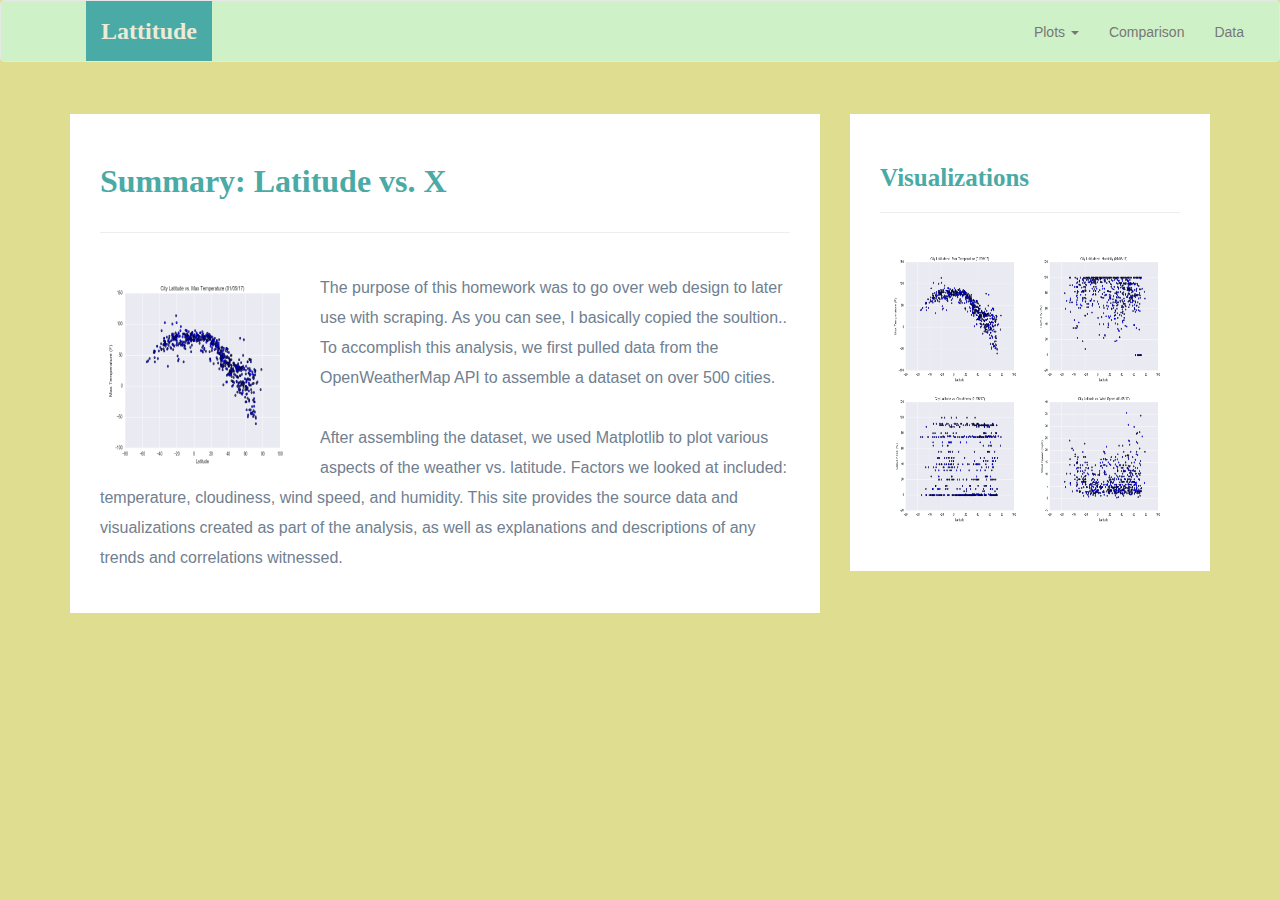
<file: index.html>
<!DOCTYPE html>
<html lang="en-us">
  <head>

    <meta charset="UTF-8">
    <meta name="viewport" content="width=device-width, initial-scale=1.0">
    <meta http-equiv="X-UA-Compatible" content="ie=edge">

    <title>Homework No.11 - Noah</title>

    <!-- Boostrap Stylesheet -->
    <link rel="stylesheet" href="assets/css/bootstrap.min.css" media="screen">

    <!-- Our own CSS stylesheet -->
    <link rel="stylesheet" href="assets/css/styles.css" media="screen">

  </head>

  <body>
    <!-- Start of navbar -->
    <nav class="navbar navbar-default">
      <div class="container-fluid navbar-custom">  <!--what is this?> -->

        <!-- Brand and toggle get grouped for better mobile display -->
        <div class="row">
          <div class="navbar-header">
            <button type="button" class="navbar-toggle collapsed" data-toggle="collapse" data-target="#bs-example-navbar-collapse-1" aria-expanded="false">
              <span class="sr-only">Toggle Navigation</span>
              <span class="icon-bar"></span>
              <span class="icon-bar"></span>
              <span class="icon-bar"></span>
            </button>
            <div class="col-xs-9 phone-nav">
              <a class="navbar-brand" href="#" id="logo">Lattitude</a>
            </div>
          </div>

          <!-- Collect the nav links, forms, and other content for toggling -->
          <div class="collapse navbar-collapse" id="bs-example-navbar-collapse-1">
            <ul class="nav navbar-nav navbar-right navbar-right-custom">
              <li class="dropdown">
                <a href="#" class="dropdown-toggle" data-toggle="dropdown" role="button" aria-haspopup="true" aria-expanded="false">Plots <span class="caret"></span></a>
                <ul class="dropdown-menu">
                 <li><a href="visualizations/temp.html">Max Temperature</a></li>
                  <li><a href="visualizations/humidity.html">Humidity</a></li>
                  <li><a href="visualizations/cloudiness.html">Cloudiness</a></li>
                  <li><a href="visualizations/wind.html">Wind Speed</a></li>
                </ul>
              </li>
              <li><a href="comparison.html">Comparison</a></li>
              <li><a href="data.html">Data</a></li>
            </ul>
          </div><!-- /.navbar-collapse -->
        </div>
      </div><!-- /.container-fluid -->
    </nav>
    <!-- End of navbar -->

    <!-- Start of container -->
    <div class="container">
      <section class="row">
        <div class="col-md-8">
          <article class="description-content">
            <h1 class="description-header">Summary: Latitude vs. X</h1>
            <hr class="description-hr"/>
            <img src="assets/images/Fig1.png" alt="" id="description-image"/>
            <p>The purpose of this homework was to go over web design to later use with scraping.  As you can see, I basically copied the soultion.. To accomplish this analysis, we first pulled data from the OpenWeatherMap API to assemble a dataset on over 500 cities.</p>
            <p>After assembling the dataset, we used Matplotlib to plot various aspects of the weather vs. latitude. Factors we looked at included: temperature, cloudiness, wind speed, and humidity. This site provides the source data and visualizations created as part of the analysis, as well as explanations and descriptions of any trends and correlations witnessed.</p>
          </article>
        </div>
        <div class="col-md-4">

          <!-- Start of Visualizations imageNav Area -->
          <section id="imageNav-area">
            <div class="imageNav-content">
              <h2 class="imageNav-header">Visualizations</h2>
              <hr />
              <div id="images">
                <a href="visualizations/temp.html"><img src="assets/images/Fig1.png" alt="Latitude vs. Max Temperature" class="imageNav-photo"></a>
                <a href="visualizations/humidity.html"><img src="assets/images/Fig2.png" alt="Latitude vs. Humidity" class="imageNav-photo"></a>
                <a href="visualizations/cloudiness.html"><img src="assets/images/Fig3.png" alt="Latitude vs. Cloudiness" class="imageNav-photo"></a>
                <a href="visualizations/wind.html"><img src="assets/images/Fig4.png" alt="Latitude vs. Wind Speed" class="imageNav-photo"></a>
              </div>
            </div>
          </section>
          <!-- End of the Visualizations imageNav Area -->

        </div>
      </section>
    </div>
    <!-- End of container -->

    <!-- Start of footer -->
    <!-- End of footer -->

    <!-- jQuery CDN -->
    <script type="text/javascript" src="https://code.jquery.com/jquery-2.1.4.min.js"></script>

    <!-- Bootstrap CDN -->
    <script(src="https://stackpath.bootstrapcdn.com/bootstrap/3.4.1/js/bootstrap.min.js", integrity="sha384-aJ21OjlMXNL5UyIl/XNwTMqvzeRMZH2w8c5cRVpzpU8Y5bApTppSuUkhZXN0VxHd", crossorigin="anonymous")></script>
  </body>

</html>
</file>
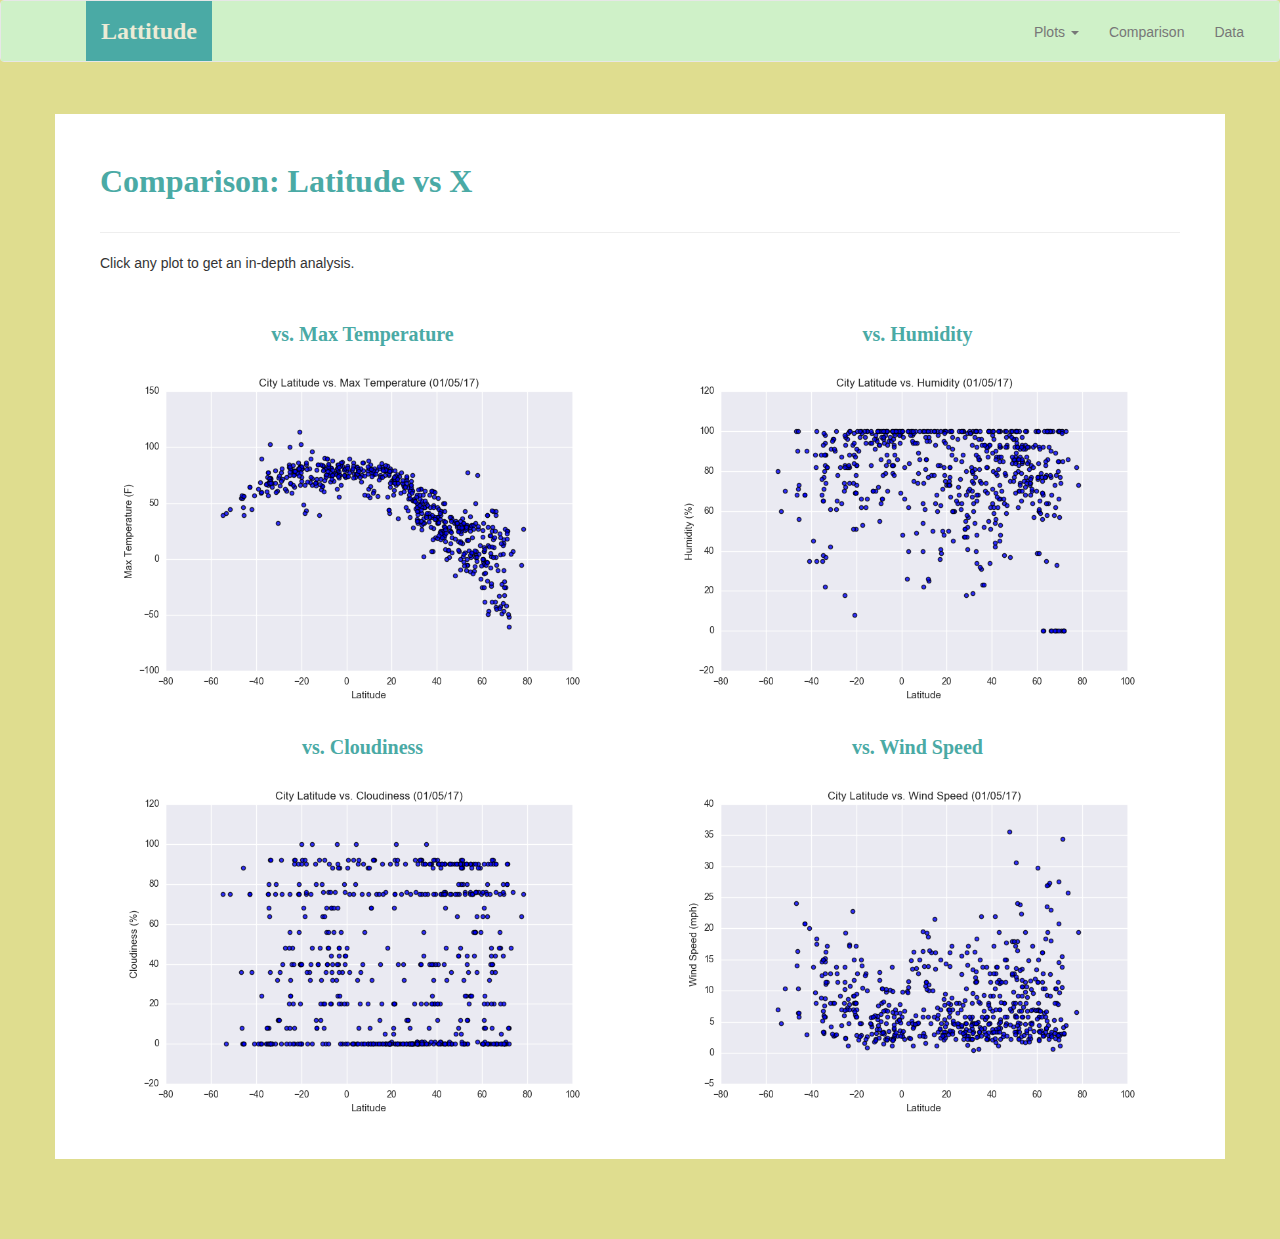
<file: comparison.html>
<!DOCTYPE html>
<html lang="en-us">
  <head>

    <meta charset="UTF-8">
    <meta name="viewport" content="width=device-width, initial-scale=1.0">
    <meta http-equiv="X-UA-Compatible" content="ie=edge">

    <title>Bootstrap Visualization Dashboard</title>

    <!-- Boostrap Stylesheet -->
    <link rel="stylesheet" href="assets/css/bootstrap.min.css" media="screen">

    <!-- Our own CSS stylesheet -->
    <link rel="stylesheet" href="assets/css/styles.css" media="screen">

  </head>

  <body>
    <!-- Start of navbar -->
    <nav class="navbar navbar-default">
      <div class="container-fluid navbar-custom">

        <!-- Brand and toggle get grouped for better mobile display -->
        <div class="row">
          <div class="navbar-header">
            <button type="button" class="navbar-toggle collapsed" data-toggle="collapse" data-target="#bs-example-navbar-collapse-1" aria-expanded="false">
              <span class="sr-only">Toggle Navigation</span>
              <span class="icon-bar"></span>
              <span class="icon-bar"></span>
              <span class="icon-bar"></span>
            </button>
            <div class="col-xs-9 phone-nav">
              <a class="navbar-brand" href="index.html" id="logo">Lattitude</a>
            </div>
          </div>

          <!-- Collect the nav links, forms, and other content for toggling -->
          <div class="collapse navbar-collapse" id="bs-example-navbar-collapse-1">
            <ul class="nav navbar-nav navbar-right navbar-right-custom">
              <li class="dropdown">
                <a href="#" class="dropdown-toggle" data-toggle="dropdown" role="button" aria-haspopup="true" aria-expanded="false">Plots <span class="caret"></span></a>
                <ul class="dropdown-menu">
                 <li><a href="visualizations/temp.html">Max Temperature</a></li>
                  <li><a href="visualizations/humidity.html">Humidity</a></li>
                  <li><a href="visualizations/cloudiness.html">Cloudiness</a></li>
                  <li><a href="visualizations/wind.html">Wind Speed</a></li>
                </ul>
              </li>
              <li><a href="comparison.html">Comparison</a></li>
              <li><a href="data.html">Data</a></li>
            </ul>
          </div><!-- /.navbar-collapse -->
        </div>
      </div><!-- /.container-fluid -->
    </nav>
    <!-- End of navbar -->

    <!-- Start of container -->
    <div class="container">
      <article class="description-content row">
        <div class="col-xs-12">
          <h1 class="description-header">Comparison: Latitude vs X</h1>
          <hr class="description-hr"/>
          <p class="description-text">Click any plot to get an in-depth analysis.</p>
        </div>
        <div class="col-md-6">
          <h2 class="comparison-header">vs. Max Temperature</h2>
          <a href="visualizations/temp.html"><img src="assets/images/Fig1.png" alt="Latitude vs. Max Temperature" class="comparison-image img-responsive"></a>
          <hr class="visible-xs visible-sm">
        </div>
        <div class="col-md-6">
          <h2 class="comparison-header">vs. Humidity</h2>
          <a href="visualizations/humidity.html"><img src="assets/images/Fig2.png" alt="Latitude vs. Humidity" class="comparison-image img-responsive"></a>
          <hr class="visible-xs visible-sm">
        </div>
        <div class="col-md-6">
          <h2 class="comparison-header">vs. Cloudiness</h2>
          <a href="visualizations/cloudiness.html"><img src="assets/images/Fig3.png" alt="Latitude vs. Cloudiness" class="comparison-image img-responsive"></a>
          <hr class="visible-xs visible-sm">
        </div>
        <div class="col-md-6">
          <h2 class="comparison-header">vs. Wind Speed</h2>
          <a href="visualizations/wind.html"><img src="assets/images/Fig4.png" alt="Latitude vs. Wind Speed" class="comparison-image img-responsive"></a>
        </div>
      </article>
    </div>
    <!-- End of container  -->

   
    <!-- End of footer -->

    <!-- jQuery CDN -->
    <script
			  src="https://code.jquery.com/jquery-2.2.4.js"
			  integrity="sha256-iT6Q9iMJYuQiMWNd9lDyBUStIq/8PuOW33aOqmvFpqI="
			  crossorigin="anonymous"></script>

    <!-- Bootstrap CDN -->
    <script src="https://maxcdn.bootstrapcdn.com/bootstrap/3.3.6/js/bootstrap.min.js"></script>
  </body>

</html>
</file>
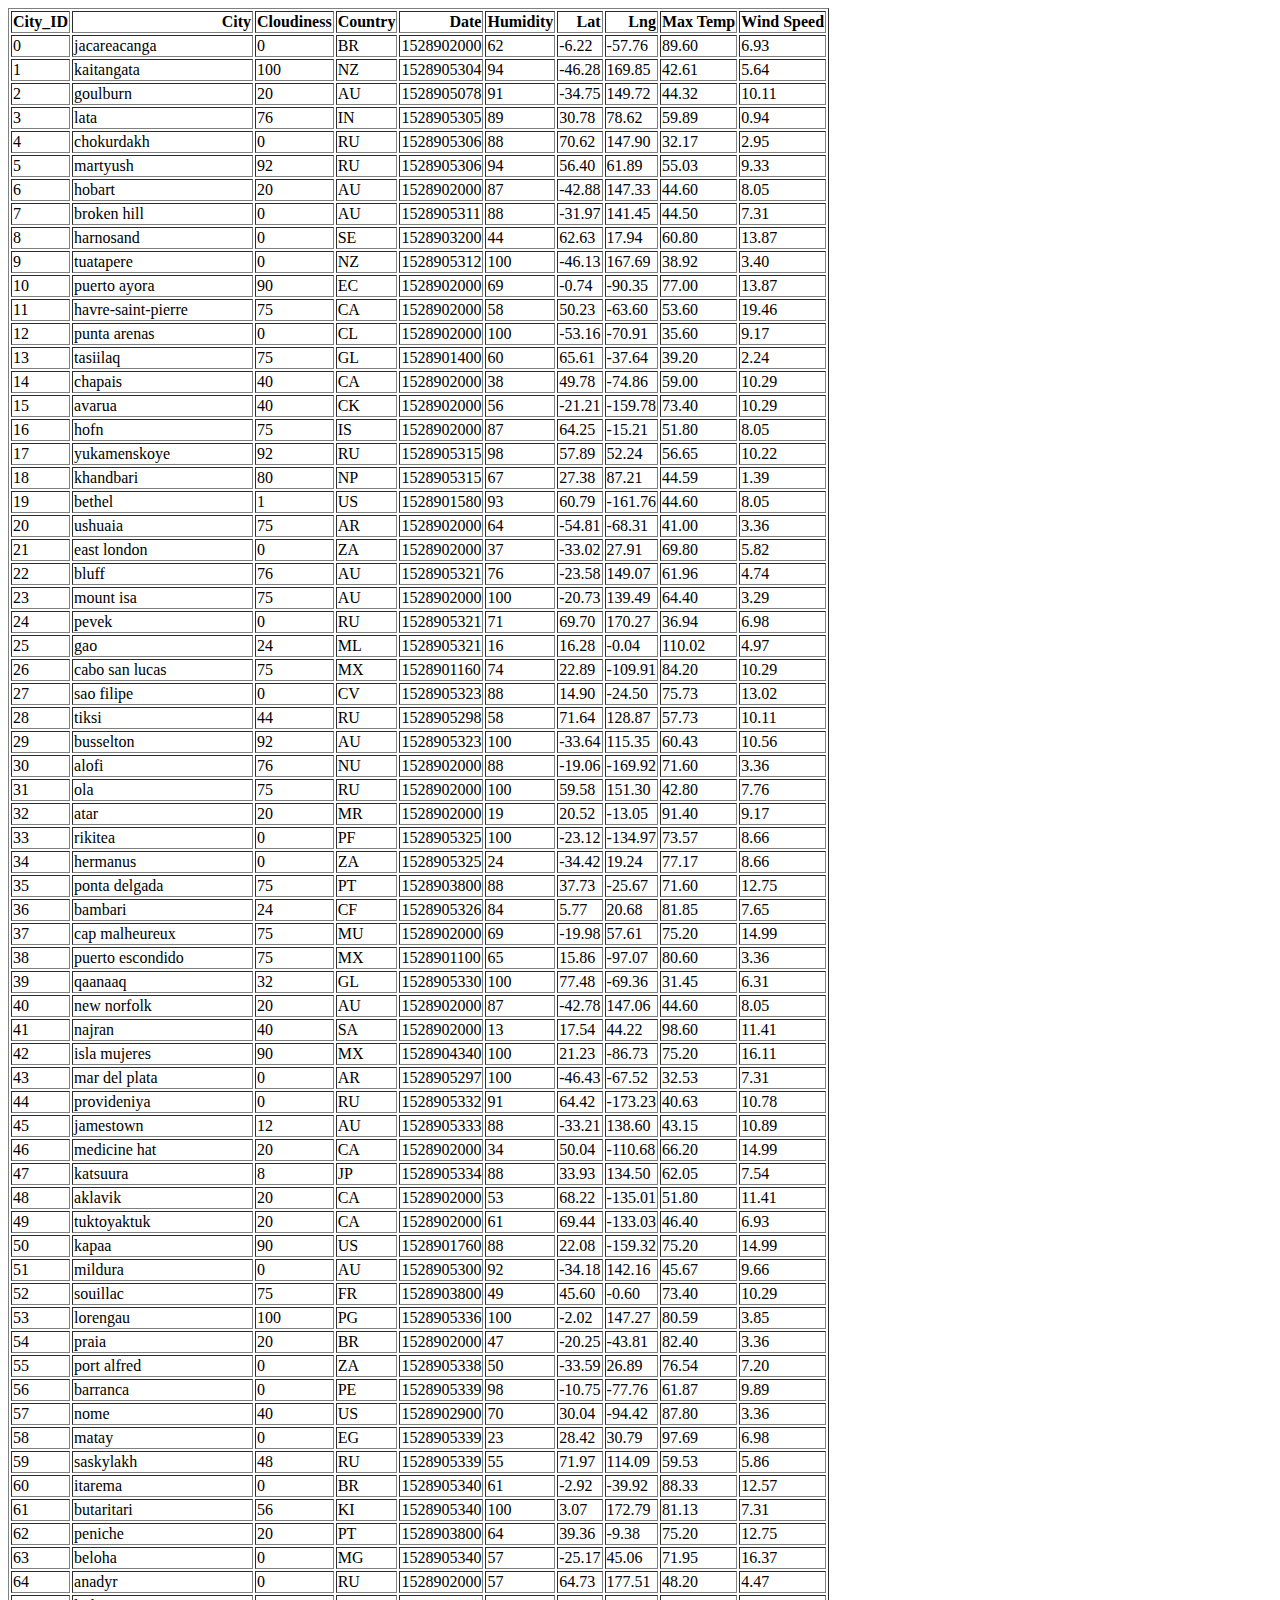
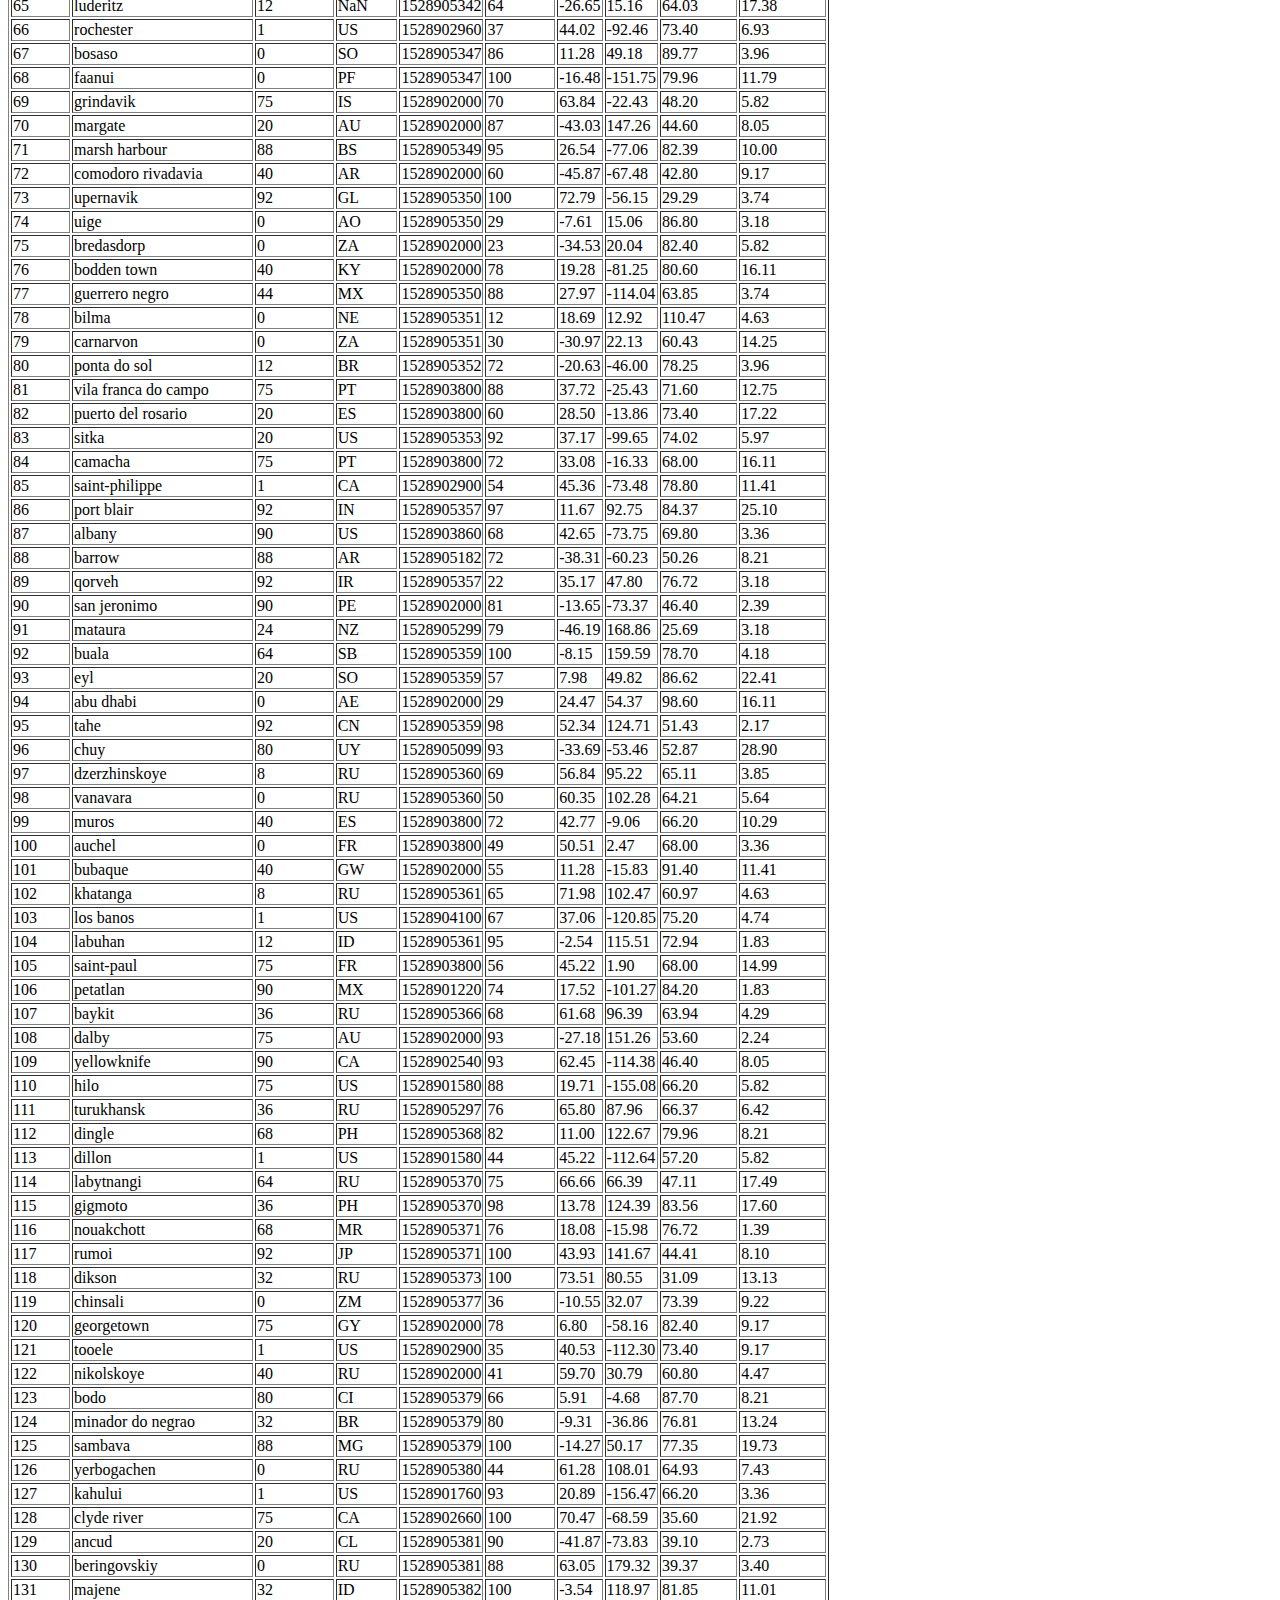
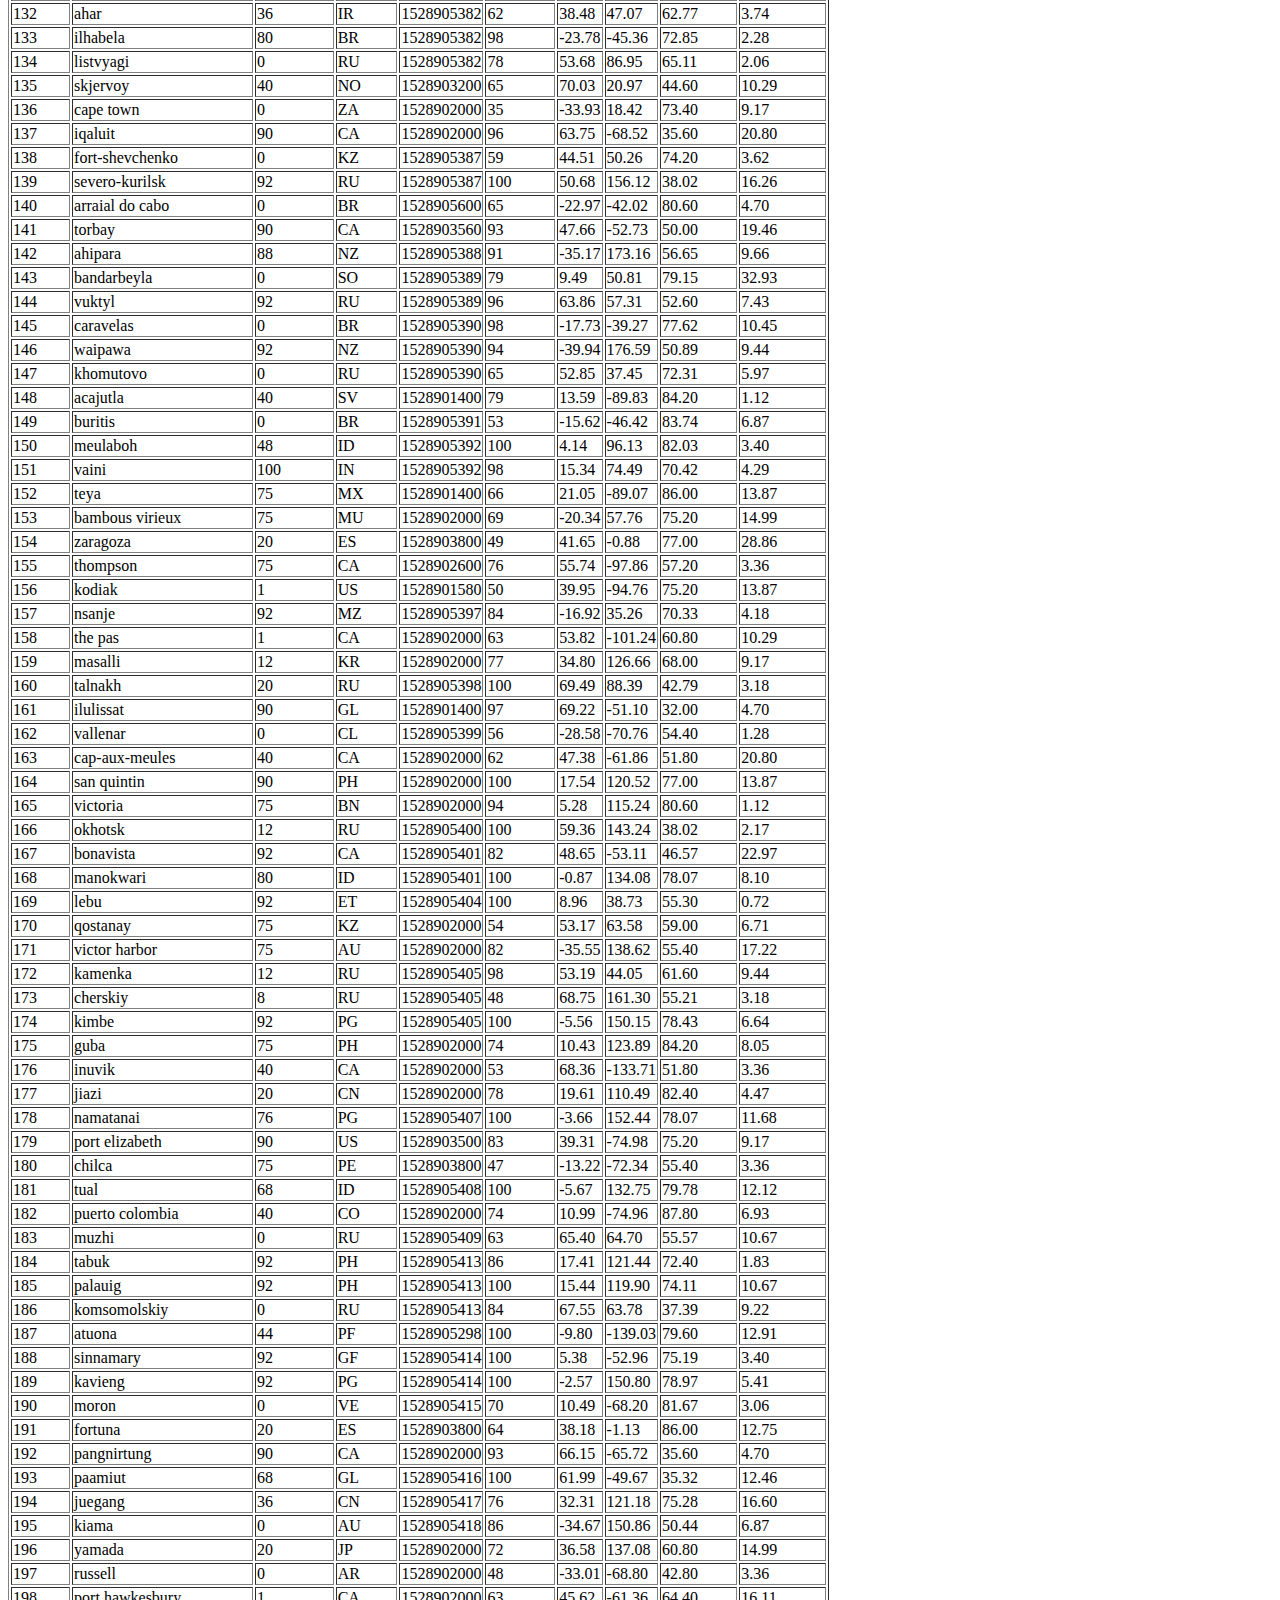
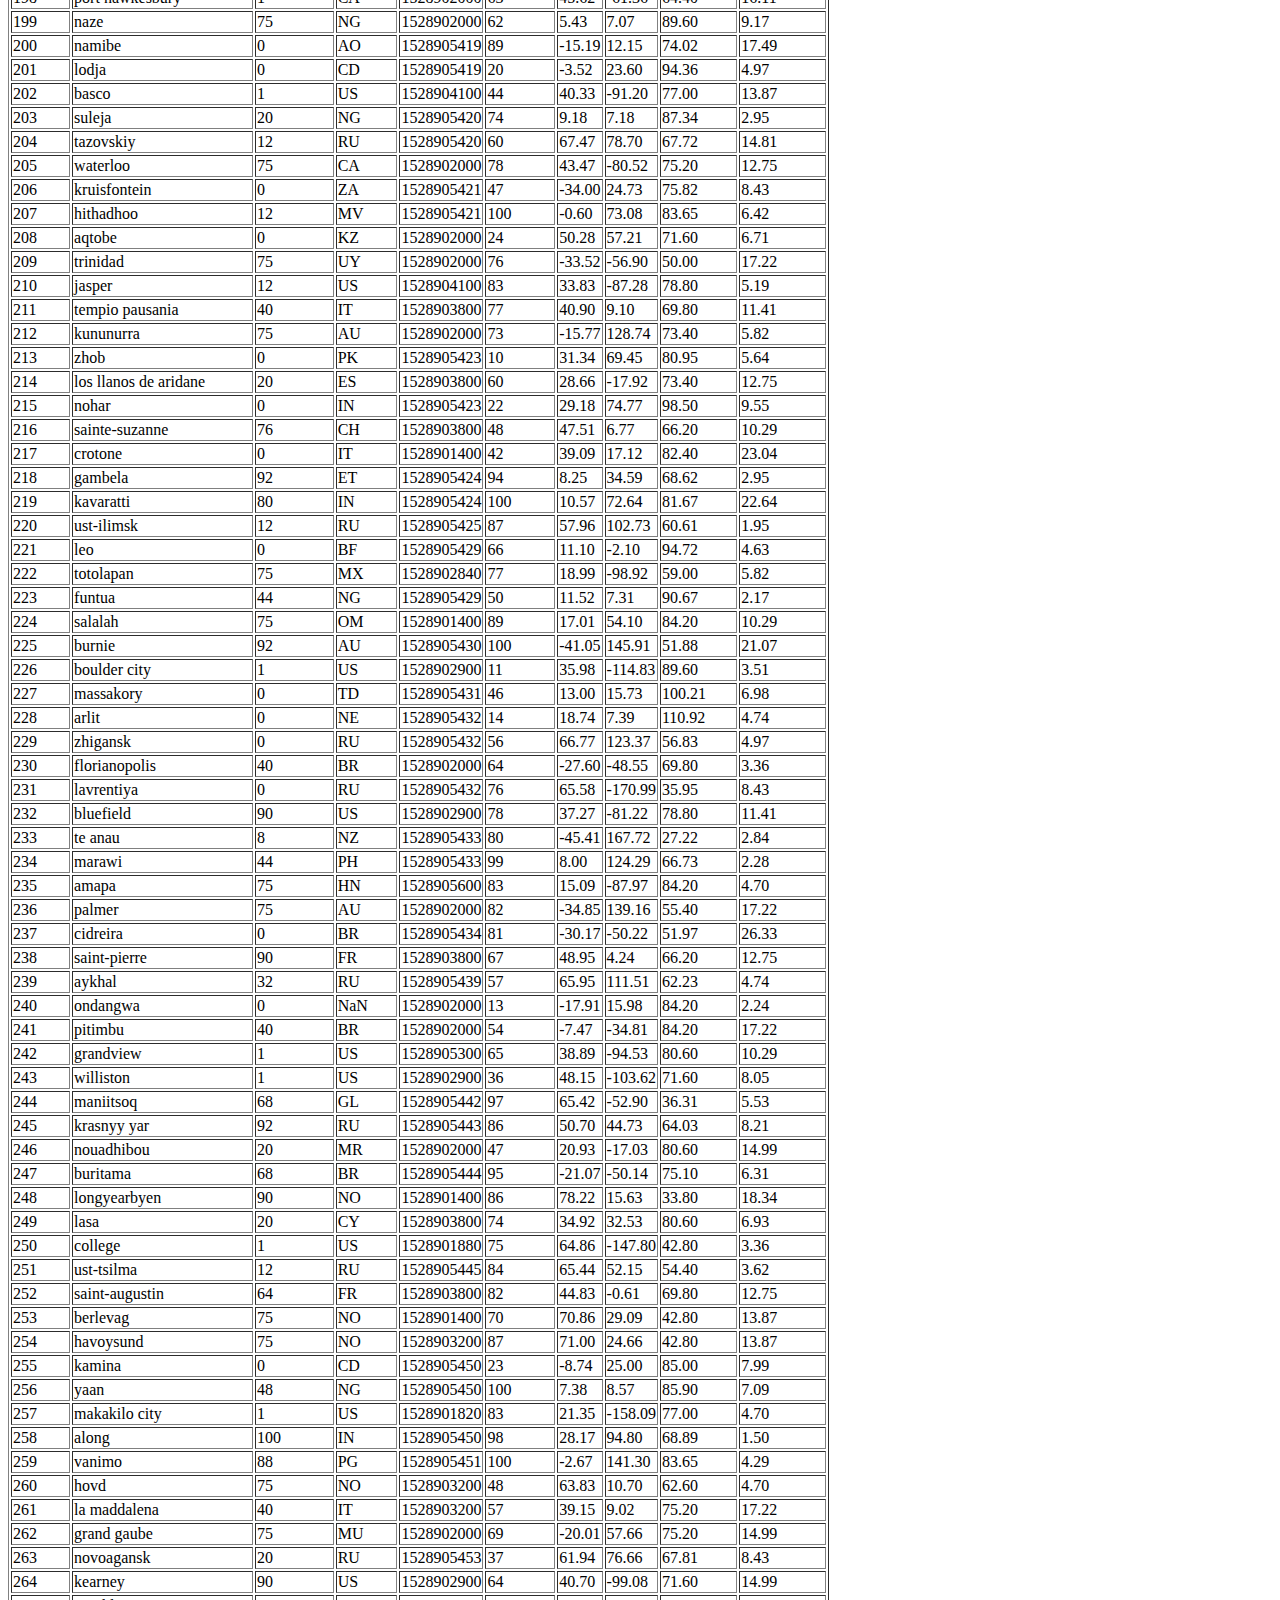
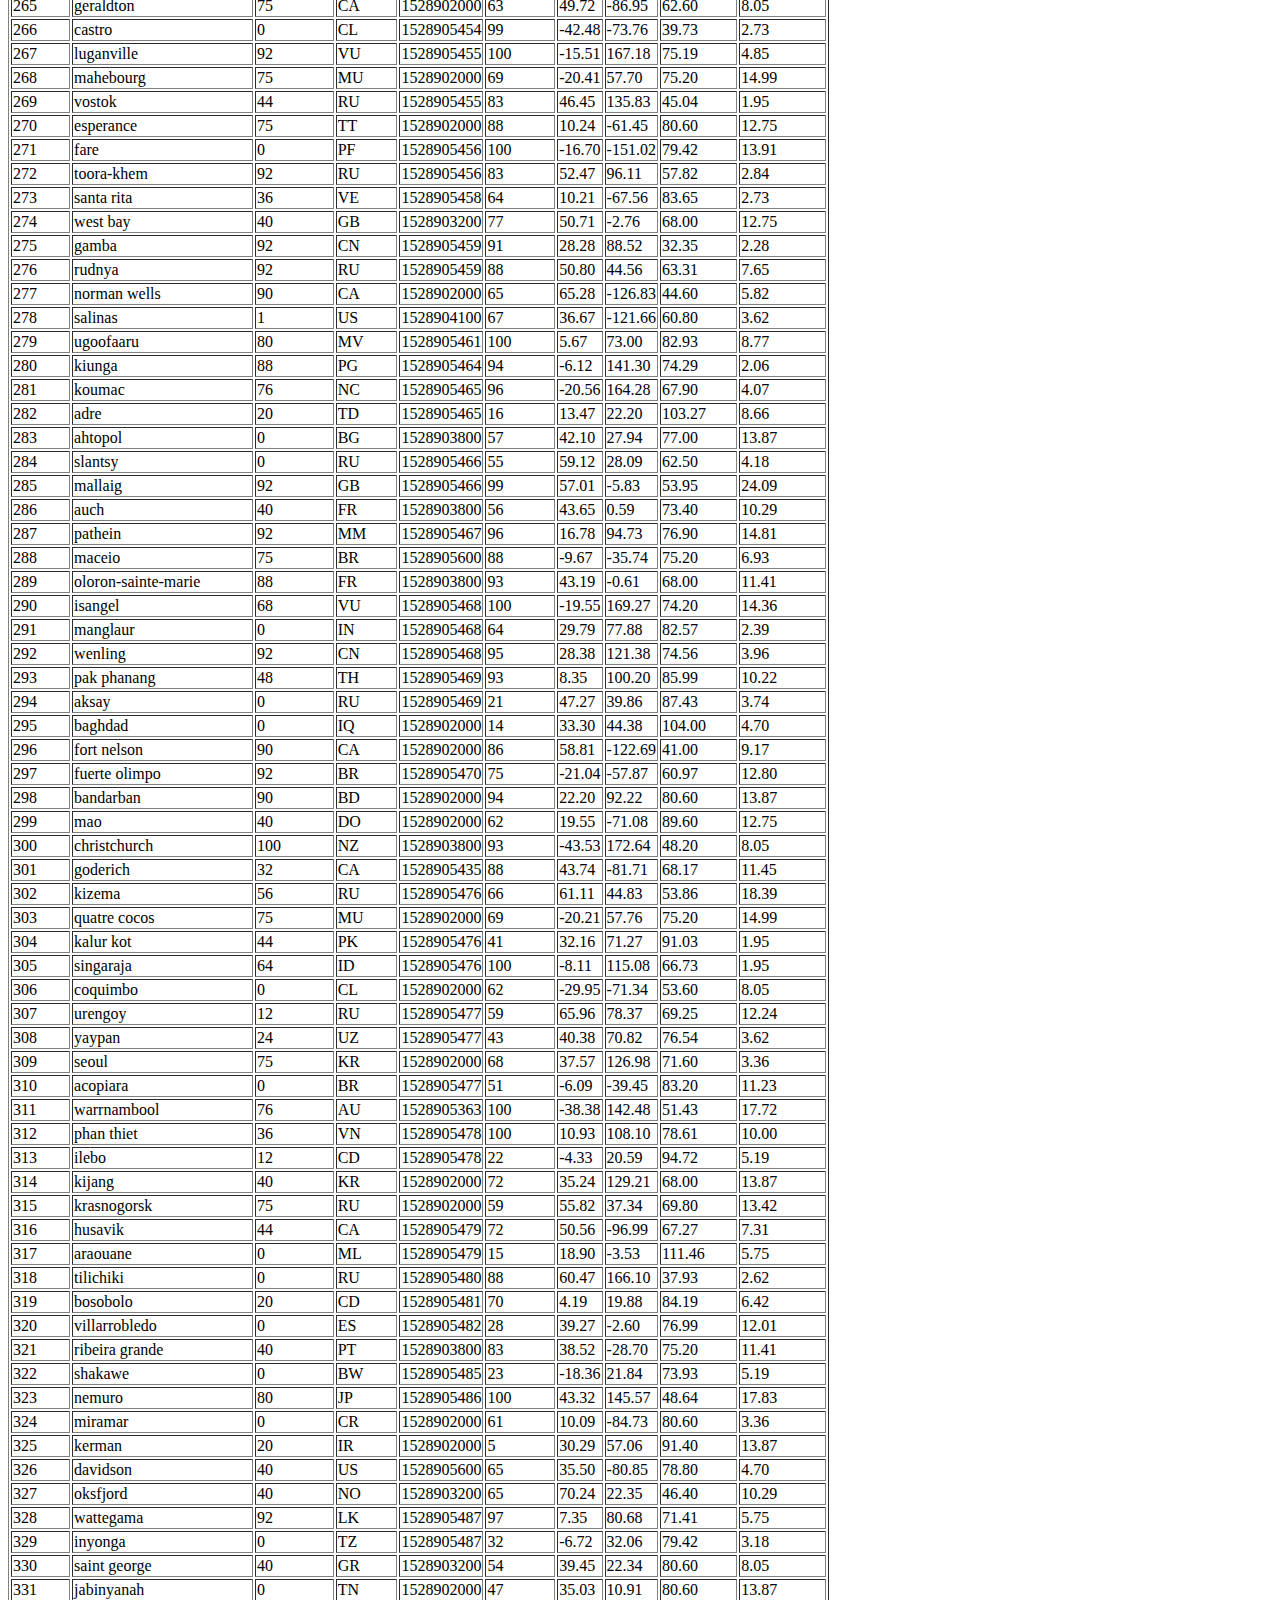
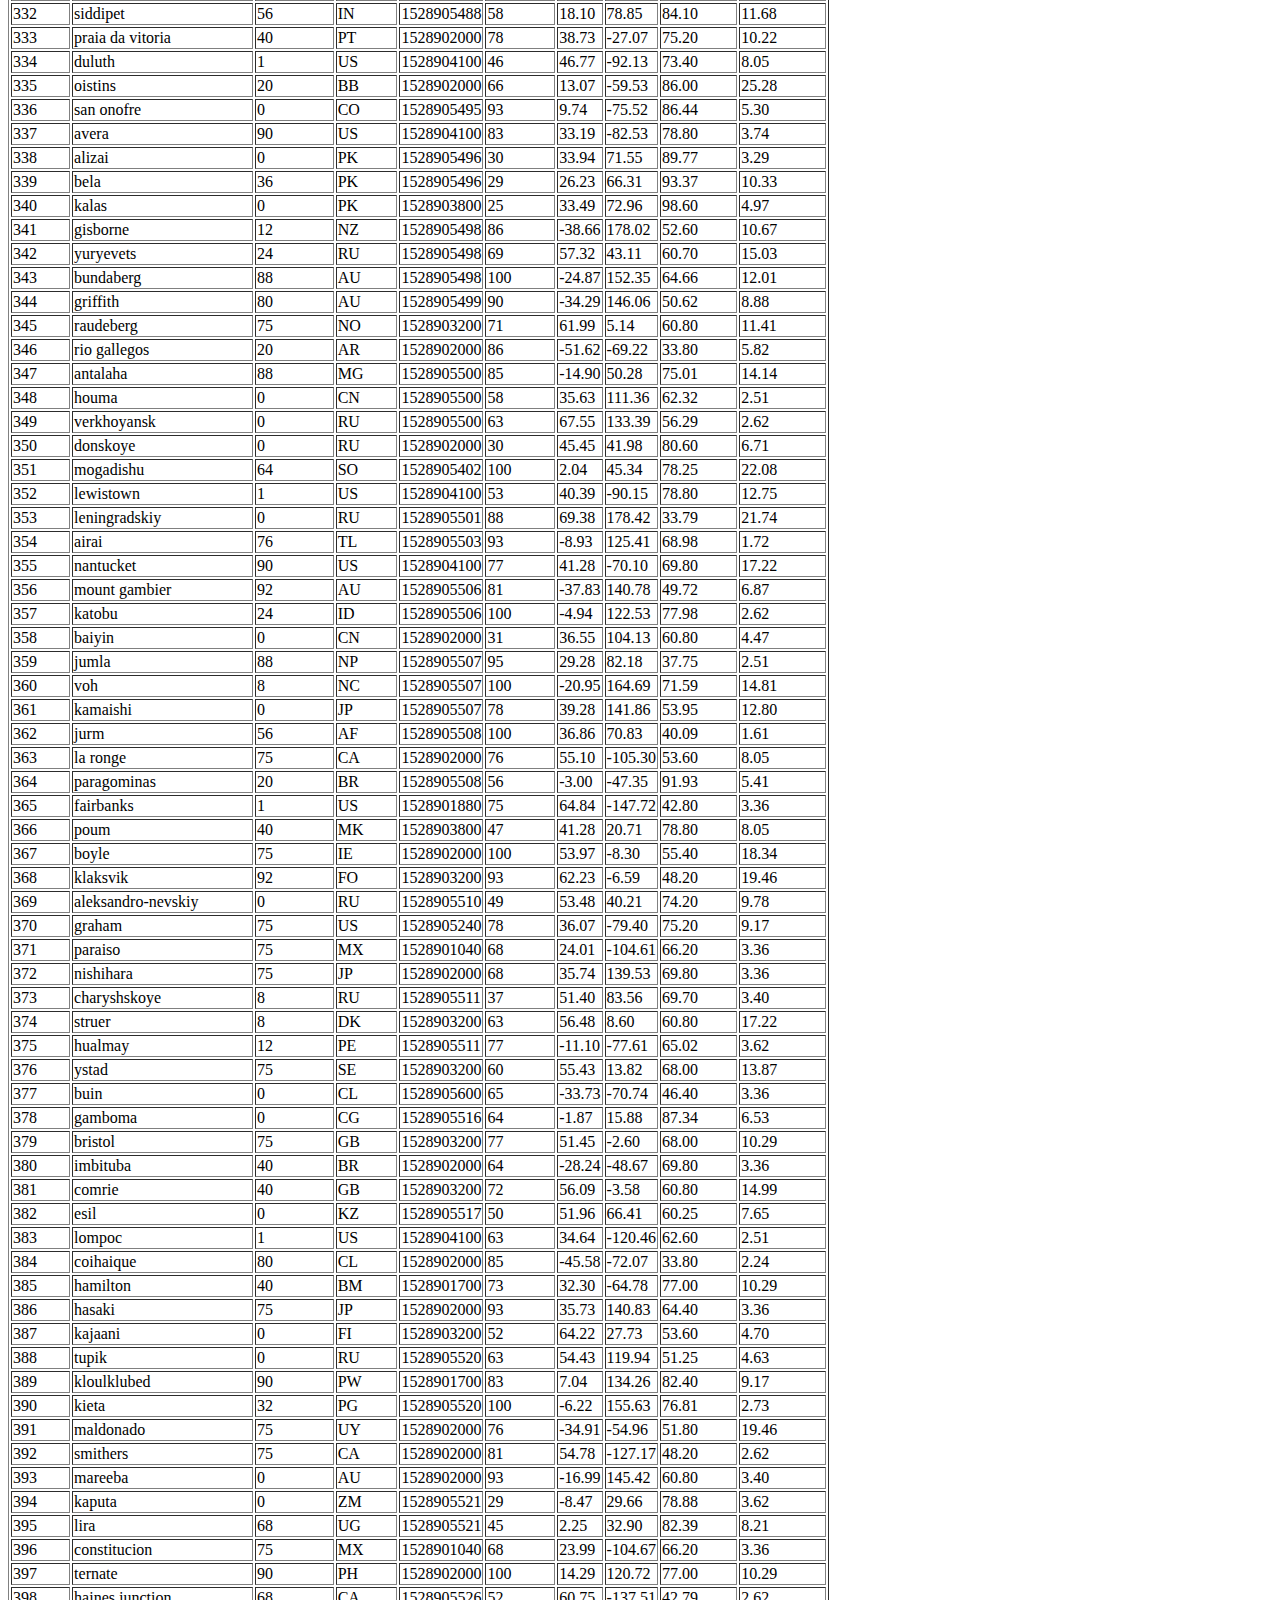
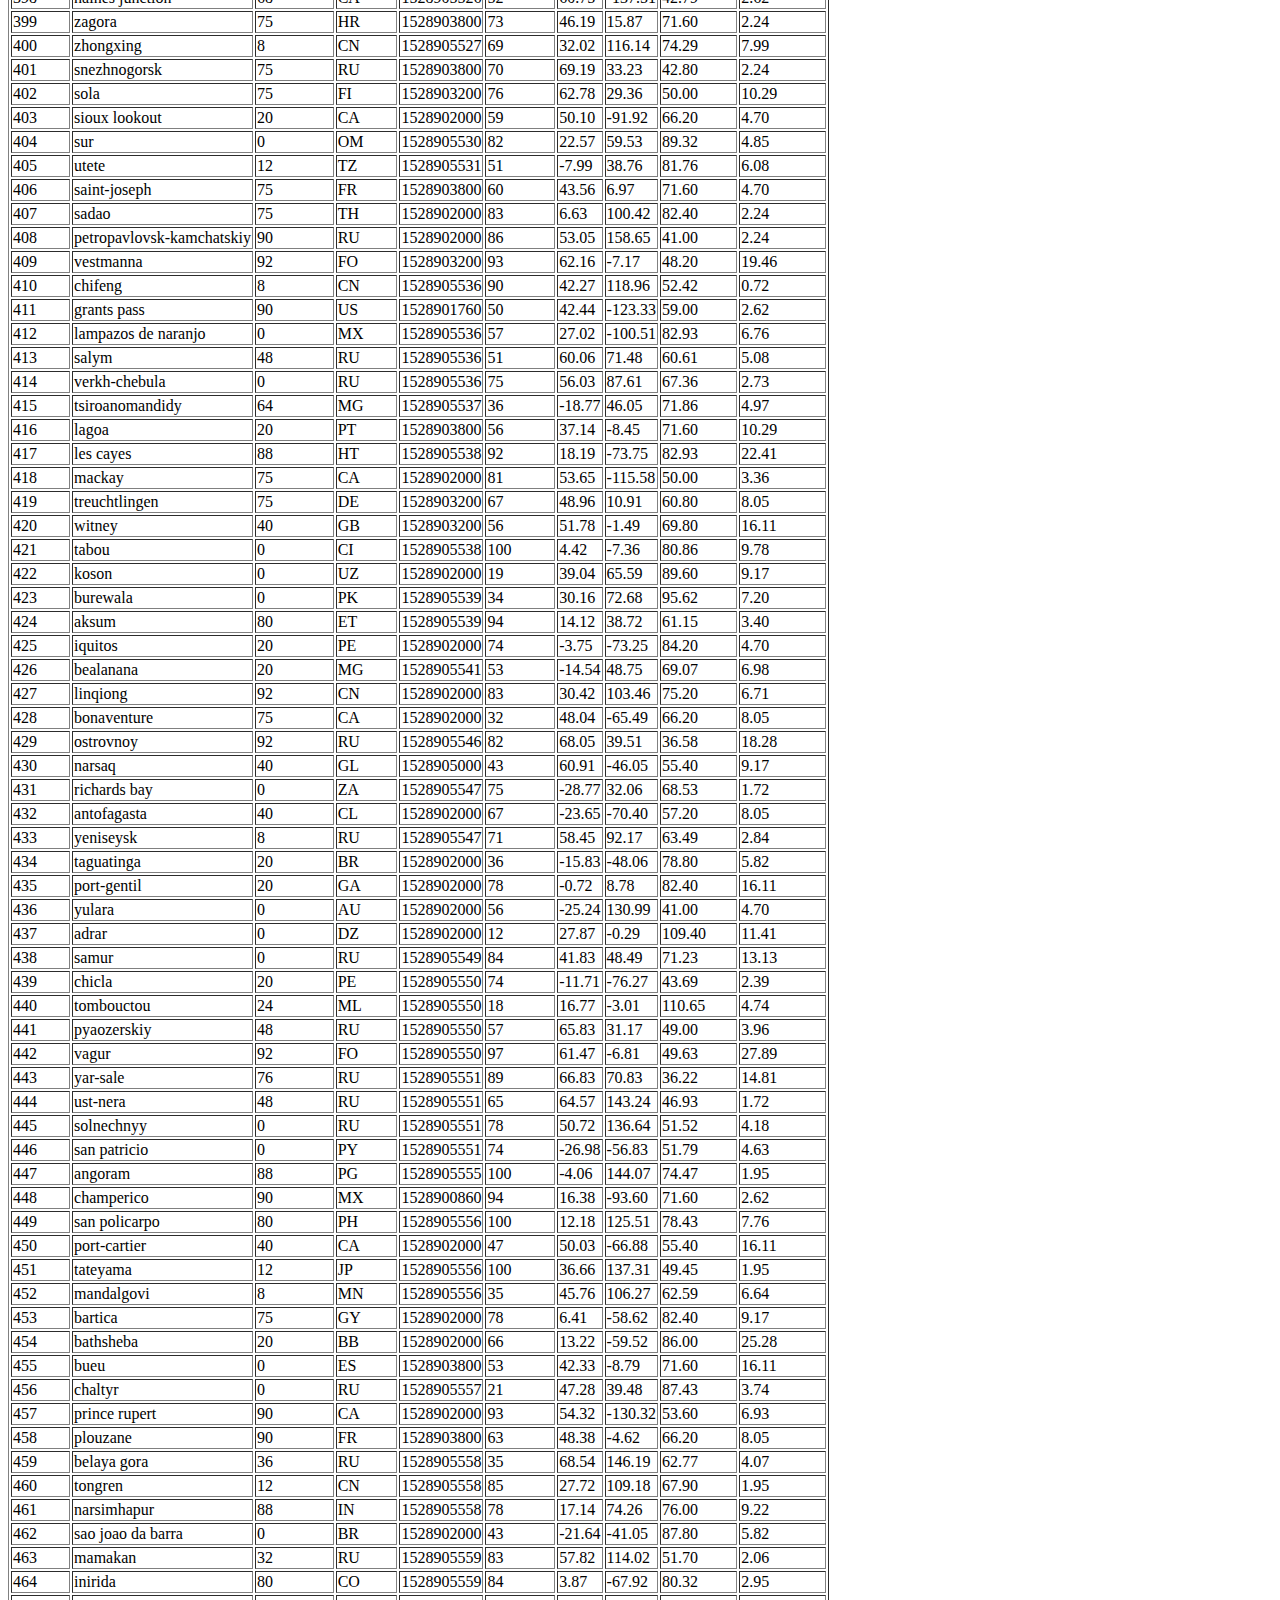
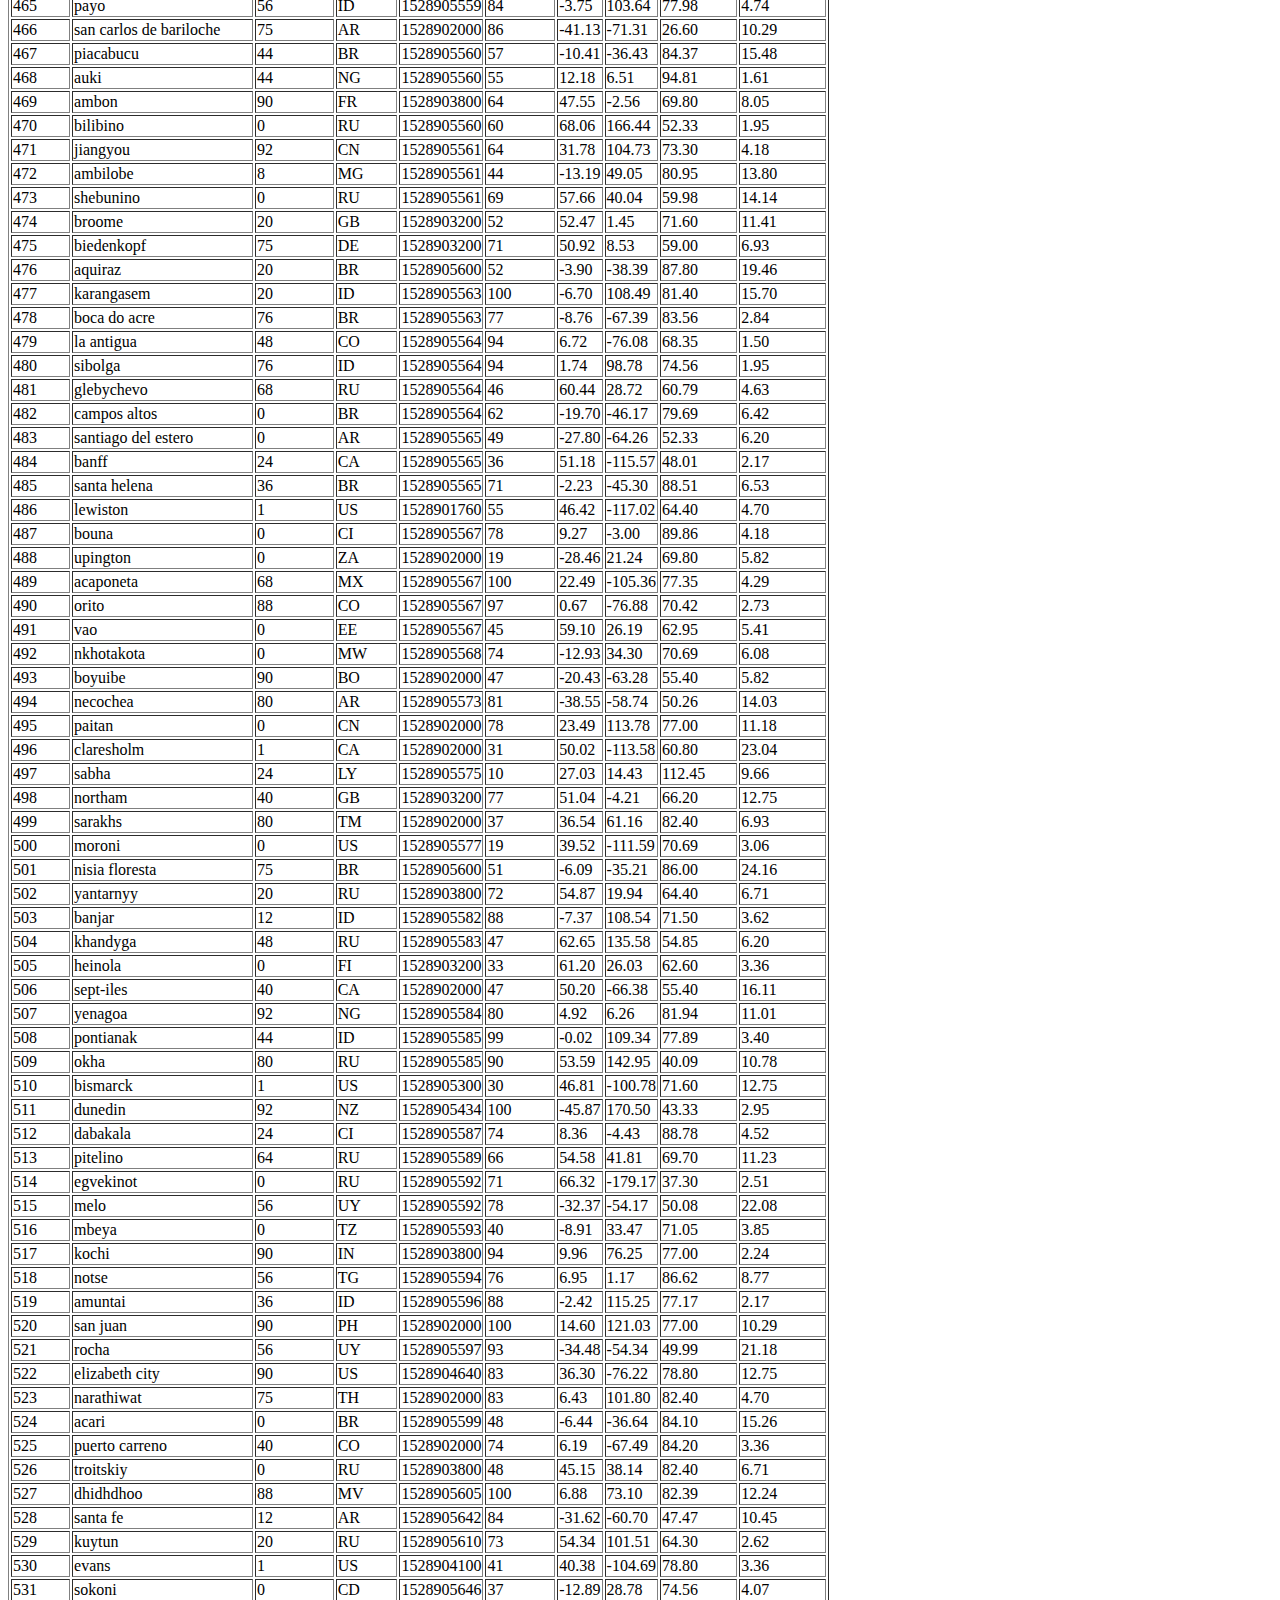
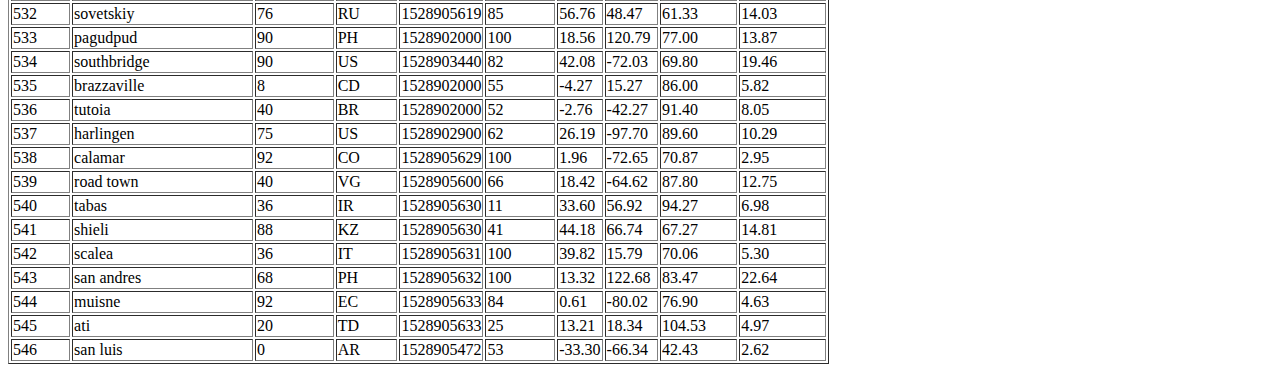
<file: data.html>
<html>
  <title>Raw Data</title>
<table border="1" class="dataframe table table-striped table-hover">
  <thead>
    <tr style="text-align: right;">
      <th>City_ID</th>
      <th>City</th>
      <th>Cloudiness</th>
      <th>Country</th>
      <th>Date</th>
      <th>Humidity</th>
      <th>Lat</th>
      <th>Lng</th>
      <th>Max Temp</th>
      <th>Wind Speed</th>
    </tr>
  </thead>
  <tbody>
    <tr>
      <td>0</td>
      <td>jacareacanga</td>
      <td>0</td>
      <td>BR</td>
      <td>1528902000</td>
      <td>62</td>
      <td>-6.22</td>
      <td>-57.76</td>
      <td>89.60</td>
      <td>6.93</td>
    </tr>
    <tr>
      <td>1</td>
      <td>kaitangata</td>
      <td>100</td>
      <td>NZ</td>
      <td>1528905304</td>
      <td>94</td>
      <td>-46.28</td>
      <td>169.85</td>
      <td>42.61</td>
      <td>5.64</td>
    </tr>
    <tr>
      <td>2</td>
      <td>goulburn</td>
      <td>20</td>
      <td>AU</td>
      <td>1528905078</td>
      <td>91</td>
      <td>-34.75</td>
      <td>149.72</td>
      <td>44.32</td>
      <td>10.11</td>
    </tr>
    <tr>
      <td>3</td>
      <td>lata</td>
      <td>76</td>
      <td>IN</td>
      <td>1528905305</td>
      <td>89</td>
      <td>30.78</td>
      <td>78.62</td>
      <td>59.89</td>
      <td>0.94</td>
    </tr>
    <tr>
      <td>4</td>
      <td>chokurdakh</td>
      <td>0</td>
      <td>RU</td>
      <td>1528905306</td>
      <td>88</td>
      <td>70.62</td>
      <td>147.90</td>
      <td>32.17</td>
      <td>2.95</td>
    </tr>
    <tr>
      <td>5</td>
      <td>martyush</td>
      <td>92</td>
      <td>RU</td>
      <td>1528905306</td>
      <td>94</td>
      <td>56.40</td>
      <td>61.89</td>
      <td>55.03</td>
      <td>9.33</td>
    </tr>
    <tr>
      <td>6</td>
      <td>hobart</td>
      <td>20</td>
      <td>AU</td>
      <td>1528902000</td>
      <td>87</td>
      <td>-42.88</td>
      <td>147.33</td>
      <td>44.60</td>
      <td>8.05</td>
    </tr>
    <tr>
      <td>7</td>
      <td>broken hill</td>
      <td>0</td>
      <td>AU</td>
      <td>1528905311</td>
      <td>88</td>
      <td>-31.97</td>
      <td>141.45</td>
      <td>44.50</td>
      <td>7.31</td>
    </tr>
    <tr>
      <td>8</td>
      <td>harnosand</td>
      <td>0</td>
      <td>SE</td>
      <td>1528903200</td>
      <td>44</td>
      <td>62.63</td>
      <td>17.94</td>
      <td>60.80</td>
      <td>13.87</td>
    </tr>
    <tr>
      <td>9</td>
      <td>tuatapere</td>
      <td>0</td>
      <td>NZ</td>
      <td>1528905312</td>
      <td>100</td>
      <td>-46.13</td>
      <td>167.69</td>
      <td>38.92</td>
      <td>3.40</td>
    </tr>
    <tr>
      <td>10</td>
      <td>puerto ayora</td>
      <td>90</td>
      <td>EC</td>
      <td>1528902000</td>
      <td>69</td>
      <td>-0.74</td>
      <td>-90.35</td>
      <td>77.00</td>
      <td>13.87</td>
    </tr>
    <tr>
      <td>11</td>
      <td>havre-saint-pierre</td>
      <td>75</td>
      <td>CA</td>
      <td>1528902000</td>
      <td>58</td>
      <td>50.23</td>
      <td>-63.60</td>
      <td>53.60</td>
      <td>19.46</td>
    </tr>
    <tr>
      <td>12</td>
      <td>punta arenas</td>
      <td>0</td>
      <td>CL</td>
      <td>1528902000</td>
      <td>100</td>
      <td>-53.16</td>
      <td>-70.91</td>
      <td>35.60</td>
      <td>9.17</td>
    </tr>
    <tr>
      <td>13</td>
      <td>tasiilaq</td>
      <td>75</td>
      <td>GL</td>
      <td>1528901400</td>
      <td>60</td>
      <td>65.61</td>
      <td>-37.64</td>
      <td>39.20</td>
      <td>2.24</td>
    </tr>
    <tr>
      <td>14</td>
      <td>chapais</td>
      <td>40</td>
      <td>CA</td>
      <td>1528902000</td>
      <td>38</td>
      <td>49.78</td>
      <td>-74.86</td>
      <td>59.00</td>
      <td>10.29</td>
    </tr>
    <tr>
      <td>15</td>
      <td>avarua</td>
      <td>40</td>
      <td>CK</td>
      <td>1528902000</td>
      <td>56</td>
      <td>-21.21</td>
      <td>-159.78</td>
      <td>73.40</td>
      <td>10.29</td>
    </tr>
    <tr>
      <td>16</td>
      <td>hofn</td>
      <td>75</td>
      <td>IS</td>
      <td>1528902000</td>
      <td>87</td>
      <td>64.25</td>
      <td>-15.21</td>
      <td>51.80</td>
      <td>8.05</td>
    </tr>
    <tr>
      <td>17</td>
      <td>yukamenskoye</td>
      <td>92</td>
      <td>RU</td>
      <td>1528905315</td>
      <td>98</td>
      <td>57.89</td>
      <td>52.24</td>
      <td>56.65</td>
      <td>10.22</td>
    </tr>
    <tr>
      <td>18</td>
      <td>khandbari</td>
      <td>80</td>
      <td>NP</td>
      <td>1528905315</td>
      <td>67</td>
      <td>27.38</td>
      <td>87.21</td>
      <td>44.59</td>
      <td>1.39</td>
    </tr>
    <tr>
      <td>19</td>
      <td>bethel</td>
      <td>1</td>
      <td>US</td>
      <td>1528901580</td>
      <td>93</td>
      <td>60.79</td>
      <td>-161.76</td>
      <td>44.60</td>
      <td>8.05</td>
    </tr>
    <tr>
      <td>20</td>
      <td>ushuaia</td>
      <td>75</td>
      <td>AR</td>
      <td>1528902000</td>
      <td>64</td>
      <td>-54.81</td>
      <td>-68.31</td>
      <td>41.00</td>
      <td>3.36</td>
    </tr>
    <tr>
      <td>21</td>
      <td>east london</td>
      <td>0</td>
      <td>ZA</td>
      <td>1528902000</td>
      <td>37</td>
      <td>-33.02</td>
      <td>27.91</td>
      <td>69.80</td>
      <td>5.82</td>
    </tr>
    <tr>
      <td>22</td>
      <td>bluff</td>
      <td>76</td>
      <td>AU</td>
      <td>1528905321</td>
      <td>76</td>
      <td>-23.58</td>
      <td>149.07</td>
      <td>61.96</td>
      <td>4.74</td>
    </tr>
    <tr>
      <td>23</td>
      <td>mount isa</td>
      <td>75</td>
      <td>AU</td>
      <td>1528902000</td>
      <td>100</td>
      <td>-20.73</td>
      <td>139.49</td>
      <td>64.40</td>
      <td>3.29</td>
    </tr>
    <tr>
      <td>24</td>
      <td>pevek</td>
      <td>0</td>
      <td>RU</td>
      <td>1528905321</td>
      <td>71</td>
      <td>69.70</td>
      <td>170.27</td>
      <td>36.94</td>
      <td>6.98</td>
    </tr>
    <tr>
      <td>25</td>
      <td>gao</td>
      <td>24</td>
      <td>ML</td>
      <td>1528905321</td>
      <td>16</td>
      <td>16.28</td>
      <td>-0.04</td>
      <td>110.02</td>
      <td>4.97</td>
    </tr>
    <tr>
      <td>26</td>
      <td>cabo san lucas</td>
      <td>75</td>
      <td>MX</td>
      <td>1528901160</td>
      <td>74</td>
      <td>22.89</td>
      <td>-109.91</td>
      <td>84.20</td>
      <td>10.29</td>
    </tr>
    <tr>
      <td>27</td>
      <td>sao filipe</td>
      <td>0</td>
      <td>CV</td>
      <td>1528905323</td>
      <td>88</td>
      <td>14.90</td>
      <td>-24.50</td>
      <td>75.73</td>
      <td>13.02</td>
    </tr>
    <tr>
      <td>28</td>
      <td>tiksi</td>
      <td>44</td>
      <td>RU</td>
      <td>1528905298</td>
      <td>58</td>
      <td>71.64</td>
      <td>128.87</td>
      <td>57.73</td>
      <td>10.11</td>
    </tr>
    <tr>
      <td>29</td>
      <td>busselton</td>
      <td>92</td>
      <td>AU</td>
      <td>1528905323</td>
      <td>100</td>
      <td>-33.64</td>
      <td>115.35</td>
      <td>60.43</td>
      <td>10.56</td>
    </tr>
    <tr>
      <td>30</td>
      <td>alofi</td>
      <td>76</td>
      <td>NU</td>
      <td>1528902000</td>
      <td>88</td>
      <td>-19.06</td>
      <td>-169.92</td>
      <td>71.60</td>
      <td>3.36</td>
    </tr>
    <tr>
      <td>31</td>
      <td>ola</td>
      <td>75</td>
      <td>RU</td>
      <td>1528902000</td>
      <td>100</td>
      <td>59.58</td>
      <td>151.30</td>
      <td>42.80</td>
      <td>7.76</td>
    </tr>
    <tr>
      <td>32</td>
      <td>atar</td>
      <td>20</td>
      <td>MR</td>
      <td>1528902000</td>
      <td>19</td>
      <td>20.52</td>
      <td>-13.05</td>
      <td>91.40</td>
      <td>9.17</td>
    </tr>
    <tr>
      <td>33</td>
      <td>rikitea</td>
      <td>0</td>
      <td>PF</td>
      <td>1528905325</td>
      <td>100</td>
      <td>-23.12</td>
      <td>-134.97</td>
      <td>73.57</td>
      <td>8.66</td>
    </tr>
    <tr>
      <td>34</td>
      <td>hermanus</td>
      <td>0</td>
      <td>ZA</td>
      <td>1528905325</td>
      <td>24</td>
      <td>-34.42</td>
      <td>19.24</td>
      <td>77.17</td>
      <td>8.66</td>
    </tr>
    <tr>
      <td>35</td>
      <td>ponta delgada</td>
      <td>75</td>
      <td>PT</td>
      <td>1528903800</td>
      <td>88</td>
      <td>37.73</td>
      <td>-25.67</td>
      <td>71.60</td>
      <td>12.75</td>
    </tr>
    <tr>
      <td>36</td>
      <td>bambari</td>
      <td>24</td>
      <td>CF</td>
      <td>1528905326</td>
      <td>84</td>
      <td>5.77</td>
      <td>20.68</td>
      <td>81.85</td>
      <td>7.65</td>
    </tr>
    <tr>
      <td>37</td>
      <td>cap malheureux</td>
      <td>75</td>
      <td>MU</td>
      <td>1528902000</td>
      <td>69</td>
      <td>-19.98</td>
      <td>57.61</td>
      <td>75.20</td>
      <td>14.99</td>
    </tr>
    <tr>
      <td>38</td>
      <td>puerto escondido</td>
      <td>75</td>
      <td>MX</td>
      <td>1528901100</td>
      <td>65</td>
      <td>15.86</td>
      <td>-97.07</td>
      <td>80.60</td>
      <td>3.36</td>
    </tr>
    <tr>
      <td>39</td>
      <td>qaanaaq</td>
      <td>32</td>
      <td>GL</td>
      <td>1528905330</td>
      <td>100</td>
      <td>77.48</td>
      <td>-69.36</td>
      <td>31.45</td>
      <td>6.31</td>
    </tr>
    <tr>
      <td>40</td>
      <td>new norfolk</td>
      <td>20</td>
      <td>AU</td>
      <td>1528902000</td>
      <td>87</td>
      <td>-42.78</td>
      <td>147.06</td>
      <td>44.60</td>
      <td>8.05</td>
    </tr>
    <tr>
      <td>41</td>
      <td>najran</td>
      <td>40</td>
      <td>SA</td>
      <td>1528902000</td>
      <td>13</td>
      <td>17.54</td>
      <td>44.22</td>
      <td>98.60</td>
      <td>11.41</td>
    </tr>
    <tr>
      <td>42</td>
      <td>isla mujeres</td>
      <td>90</td>
      <td>MX</td>
      <td>1528904340</td>
      <td>100</td>
      <td>21.23</td>
      <td>-86.73</td>
      <td>75.20</td>
      <td>16.11</td>
    </tr>
    <tr>
      <td>43</td>
      <td>mar del plata</td>
      <td>0</td>
      <td>AR</td>
      <td>1528905297</td>
      <td>100</td>
      <td>-46.43</td>
      <td>-67.52</td>
      <td>32.53</td>
      <td>7.31</td>
    </tr>
    <tr>
      <td>44</td>
      <td>provideniya</td>
      <td>0</td>
      <td>RU</td>
      <td>1528905332</td>
      <td>91</td>
      <td>64.42</td>
      <td>-173.23</td>
      <td>40.63</td>
      <td>10.78</td>
    </tr>
    <tr>
      <td>45</td>
      <td>jamestown</td>
      <td>12</td>
      <td>AU</td>
      <td>1528905333</td>
      <td>88</td>
      <td>-33.21</td>
      <td>138.60</td>
      <td>43.15</td>
      <td>10.89</td>
    </tr>
    <tr>
      <td>46</td>
      <td>medicine hat</td>
      <td>20</td>
      <td>CA</td>
      <td>1528902000</td>
      <td>34</td>
      <td>50.04</td>
      <td>-110.68</td>
      <td>66.20</td>
      <td>14.99</td>
    </tr>
    <tr>
      <td>47</td>
      <td>katsuura</td>
      <td>8</td>
      <td>JP</td>
      <td>1528905334</td>
      <td>88</td>
      <td>33.93</td>
      <td>134.50</td>
      <td>62.05</td>
      <td>7.54</td>
    </tr>
    <tr>
      <td>48</td>
      <td>aklavik</td>
      <td>20</td>
      <td>CA</td>
      <td>1528902000</td>
      <td>53</td>
      <td>68.22</td>
      <td>-135.01</td>
      <td>51.80</td>
      <td>11.41</td>
    </tr>
    <tr>
      <td>49</td>
      <td>tuktoyaktuk</td>
      <td>20</td>
      <td>CA</td>
      <td>1528902000</td>
      <td>61</td>
      <td>69.44</td>
      <td>-133.03</td>
      <td>46.40</td>
      <td>6.93</td>
    </tr>
    <tr>
      <td>50</td>
      <td>kapaa</td>
      <td>90</td>
      <td>US</td>
      <td>1528901760</td>
      <td>88</td>
      <td>22.08</td>
      <td>-159.32</td>
      <td>75.20</td>
      <td>14.99</td>
    </tr>
    <tr>
      <td>51</td>
      <td>mildura</td>
      <td>0</td>
      <td>AU</td>
      <td>1528905300</td>
      <td>92</td>
      <td>-34.18</td>
      <td>142.16</td>
      <td>45.67</td>
      <td>9.66</td>
    </tr>
    <tr>
      <td>52</td>
      <td>souillac</td>
      <td>75</td>
      <td>FR</td>
      <td>1528903800</td>
      <td>49</td>
      <td>45.60</td>
      <td>-0.60</td>
      <td>73.40</td>
      <td>10.29</td>
    </tr>
    <tr>
      <td>53</td>
      <td>lorengau</td>
      <td>100</td>
      <td>PG</td>
      <td>1528905336</td>
      <td>100</td>
      <td>-2.02</td>
      <td>147.27</td>
      <td>80.59</td>
      <td>3.85</td>
    </tr>
    <tr>
      <td>54</td>
      <td>praia</td>
      <td>20</td>
      <td>BR</td>
      <td>1528902000</td>
      <td>47</td>
      <td>-20.25</td>
      <td>-43.81</td>
      <td>82.40</td>
      <td>3.36</td>
    </tr>
    <tr>
      <td>55</td>
      <td>port alfred</td>
      <td>0</td>
      <td>ZA</td>
      <td>1528905338</td>
      <td>50</td>
      <td>-33.59</td>
      <td>26.89</td>
      <td>76.54</td>
      <td>7.20</td>
    </tr>
    <tr>
      <td>56</td>
      <td>barranca</td>
      <td>0</td>
      <td>PE</td>
      <td>1528905339</td>
      <td>98</td>
      <td>-10.75</td>
      <td>-77.76</td>
      <td>61.87</td>
      <td>9.89</td>
    </tr>
    <tr>
      <td>57</td>
      <td>nome</td>
      <td>40</td>
      <td>US</td>
      <td>1528902900</td>
      <td>70</td>
      <td>30.04</td>
      <td>-94.42</td>
      <td>87.80</td>
      <td>3.36</td>
    </tr>
    <tr>
      <td>58</td>
      <td>matay</td>
      <td>0</td>
      <td>EG</td>
      <td>1528905339</td>
      <td>23</td>
      <td>28.42</td>
      <td>30.79</td>
      <td>97.69</td>
      <td>6.98</td>
    </tr>
    <tr>
      <td>59</td>
      <td>saskylakh</td>
      <td>48</td>
      <td>RU</td>
      <td>1528905339</td>
      <td>55</td>
      <td>71.97</td>
      <td>114.09</td>
      <td>59.53</td>
      <td>5.86</td>
    </tr>
    <tr>
      <td>60</td>
      <td>itarema</td>
      <td>0</td>
      <td>BR</td>
      <td>1528905340</td>
      <td>61</td>
      <td>-2.92</td>
      <td>-39.92</td>
      <td>88.33</td>
      <td>12.57</td>
    </tr>
    <tr>
      <td>61</td>
      <td>butaritari</td>
      <td>56</td>
      <td>KI</td>
      <td>1528905340</td>
      <td>100</td>
      <td>3.07</td>
      <td>172.79</td>
      <td>81.13</td>
      <td>7.31</td>
    </tr>
    <tr>
      <td>62</td>
      <td>peniche</td>
      <td>20</td>
      <td>PT</td>
      <td>1528903800</td>
      <td>64</td>
      <td>39.36</td>
      <td>-9.38</td>
      <td>75.20</td>
      <td>12.75</td>
    </tr>
    <tr>
      <td>63</td>
      <td>beloha</td>
      <td>0</td>
      <td>MG</td>
      <td>1528905340</td>
      <td>57</td>
      <td>-25.17</td>
      <td>45.06</td>
      <td>71.95</td>
      <td>16.37</td>
    </tr>
    <tr>
      <td>64</td>
      <td>anadyr</td>
      <td>0</td>
      <td>RU</td>
      <td>1528902000</td>
      <td>57</td>
      <td>64.73</td>
      <td>177.51</td>
      <td>48.20</td>
      <td>4.47</td>
    </tr>
    <tr>
      <td>65</td>
      <td>luderitz</td>
      <td>12</td>
      <td>NaN</td>
      <td>1528905342</td>
      <td>64</td>
      <td>-26.65</td>
      <td>15.16</td>
      <td>64.03</td>
      <td>17.38</td>
    </tr>
    <tr>
      <td>66</td>
      <td>rochester</td>
      <td>1</td>
      <td>US</td>
      <td>1528902960</td>
      <td>37</td>
      <td>44.02</td>
      <td>-92.46</td>
      <td>73.40</td>
      <td>6.93</td>
    </tr>
    <tr>
      <td>67</td>
      <td>bosaso</td>
      <td>0</td>
      <td>SO</td>
      <td>1528905347</td>
      <td>86</td>
      <td>11.28</td>
      <td>49.18</td>
      <td>89.77</td>
      <td>3.96</td>
    </tr>
    <tr>
      <td>68</td>
      <td>faanui</td>
      <td>0</td>
      <td>PF</td>
      <td>1528905347</td>
      <td>100</td>
      <td>-16.48</td>
      <td>-151.75</td>
      <td>79.96</td>
      <td>11.79</td>
    </tr>
    <tr>
      <td>69</td>
      <td>grindavik</td>
      <td>75</td>
      <td>IS</td>
      <td>1528902000</td>
      <td>70</td>
      <td>63.84</td>
      <td>-22.43</td>
      <td>48.20</td>
      <td>5.82</td>
    </tr>
    <tr>
      <td>70</td>
      <td>margate</td>
      <td>20</td>
      <td>AU</td>
      <td>1528902000</td>
      <td>87</td>
      <td>-43.03</td>
      <td>147.26</td>
      <td>44.60</td>
      <td>8.05</td>
    </tr>
    <tr>
      <td>71</td>
      <td>marsh harbour</td>
      <td>88</td>
      <td>BS</td>
      <td>1528905349</td>
      <td>95</td>
      <td>26.54</td>
      <td>-77.06</td>
      <td>82.39</td>
      <td>10.00</td>
    </tr>
    <tr>
      <td>72</td>
      <td>comodoro rivadavia</td>
      <td>40</td>
      <td>AR</td>
      <td>1528902000</td>
      <td>60</td>
      <td>-45.87</td>
      <td>-67.48</td>
      <td>42.80</td>
      <td>9.17</td>
    </tr>
    <tr>
      <td>73</td>
      <td>upernavik</td>
      <td>92</td>
      <td>GL</td>
      <td>1528905350</td>
      <td>100</td>
      <td>72.79</td>
      <td>-56.15</td>
      <td>29.29</td>
      <td>3.74</td>
    </tr>
    <tr>
      <td>74</td>
      <td>uige</td>
      <td>0</td>
      <td>AO</td>
      <td>1528905350</td>
      <td>29</td>
      <td>-7.61</td>
      <td>15.06</td>
      <td>86.80</td>
      <td>3.18</td>
    </tr>
    <tr>
      <td>75</td>
      <td>bredasdorp</td>
      <td>0</td>
      <td>ZA</td>
      <td>1528902000</td>
      <td>23</td>
      <td>-34.53</td>
      <td>20.04</td>
      <td>82.40</td>
      <td>5.82</td>
    </tr>
    <tr>
      <td>76</td>
      <td>bodden town</td>
      <td>40</td>
      <td>KY</td>
      <td>1528902000</td>
      <td>78</td>
      <td>19.28</td>
      <td>-81.25</td>
      <td>80.60</td>
      <td>16.11</td>
    </tr>
    <tr>
      <td>77</td>
      <td>guerrero negro</td>
      <td>44</td>
      <td>MX</td>
      <td>1528905350</td>
      <td>88</td>
      <td>27.97</td>
      <td>-114.04</td>
      <td>63.85</td>
      <td>3.74</td>
    </tr>
    <tr>
      <td>78</td>
      <td>bilma</td>
      <td>0</td>
      <td>NE</td>
      <td>1528905351</td>
      <td>12</td>
      <td>18.69</td>
      <td>12.92</td>
      <td>110.47</td>
      <td>4.63</td>
    </tr>
    <tr>
      <td>79</td>
      <td>carnarvon</td>
      <td>0</td>
      <td>ZA</td>
      <td>1528905351</td>
      <td>30</td>
      <td>-30.97</td>
      <td>22.13</td>
      <td>60.43</td>
      <td>14.25</td>
    </tr>
    <tr>
      <td>80</td>
      <td>ponta do sol</td>
      <td>12</td>
      <td>BR</td>
      <td>1528905352</td>
      <td>72</td>
      <td>-20.63</td>
      <td>-46.00</td>
      <td>78.25</td>
      <td>3.96</td>
    </tr>
    <tr>
      <td>81</td>
      <td>vila franca do campo</td>
      <td>75</td>
      <td>PT</td>
      <td>1528903800</td>
      <td>88</td>
      <td>37.72</td>
      <td>-25.43</td>
      <td>71.60</td>
      <td>12.75</td>
    </tr>
    <tr>
      <td>82</td>
      <td>puerto del rosario</td>
      <td>20</td>
      <td>ES</td>
      <td>1528903800</td>
      <td>60</td>
      <td>28.50</td>
      <td>-13.86</td>
      <td>73.40</td>
      <td>17.22</td>
    </tr>
    <tr>
      <td>83</td>
      <td>sitka</td>
      <td>20</td>
      <td>US</td>
      <td>1528905353</td>
      <td>92</td>
      <td>37.17</td>
      <td>-99.65</td>
      <td>74.02</td>
      <td>5.97</td>
    </tr>
    <tr>
      <td>84</td>
      <td>camacha</td>
      <td>75</td>
      <td>PT</td>
      <td>1528903800</td>
      <td>72</td>
      <td>33.08</td>
      <td>-16.33</td>
      <td>68.00</td>
      <td>16.11</td>
    </tr>
    <tr>
      <td>85</td>
      <td>saint-philippe</td>
      <td>1</td>
      <td>CA</td>
      <td>1528902900</td>
      <td>54</td>
      <td>45.36</td>
      <td>-73.48</td>
      <td>78.80</td>
      <td>11.41</td>
    </tr>
    <tr>
      <td>86</td>
      <td>port blair</td>
      <td>92</td>
      <td>IN</td>
      <td>1528905357</td>
      <td>97</td>
      <td>11.67</td>
      <td>92.75</td>
      <td>84.37</td>
      <td>25.10</td>
    </tr>
    <tr>
      <td>87</td>
      <td>albany</td>
      <td>90</td>
      <td>US</td>
      <td>1528903860</td>
      <td>68</td>
      <td>42.65</td>
      <td>-73.75</td>
      <td>69.80</td>
      <td>3.36</td>
    </tr>
    <tr>
      <td>88</td>
      <td>barrow</td>
      <td>88</td>
      <td>AR</td>
      <td>1528905182</td>
      <td>72</td>
      <td>-38.31</td>
      <td>-60.23</td>
      <td>50.26</td>
      <td>8.21</td>
    </tr>
    <tr>
      <td>89</td>
      <td>qorveh</td>
      <td>92</td>
      <td>IR</td>
      <td>1528905357</td>
      <td>22</td>
      <td>35.17</td>
      <td>47.80</td>
      <td>76.72</td>
      <td>3.18</td>
    </tr>
    <tr>
      <td>90</td>
      <td>san jeronimo</td>
      <td>90</td>
      <td>PE</td>
      <td>1528902000</td>
      <td>81</td>
      <td>-13.65</td>
      <td>-73.37</td>
      <td>46.40</td>
      <td>2.39</td>
    </tr>
    <tr>
      <td>91</td>
      <td>mataura</td>
      <td>24</td>
      <td>NZ</td>
      <td>1528905299</td>
      <td>79</td>
      <td>-46.19</td>
      <td>168.86</td>
      <td>25.69</td>
      <td>3.18</td>
    </tr>
    <tr>
      <td>92</td>
      <td>buala</td>
      <td>64</td>
      <td>SB</td>
      <td>1528905359</td>
      <td>100</td>
      <td>-8.15</td>
      <td>159.59</td>
      <td>78.70</td>
      <td>4.18</td>
    </tr>
    <tr>
      <td>93</td>
      <td>eyl</td>
      <td>20</td>
      <td>SO</td>
      <td>1528905359</td>
      <td>57</td>
      <td>7.98</td>
      <td>49.82</td>
      <td>86.62</td>
      <td>22.41</td>
    </tr>
    <tr>
      <td>94</td>
      <td>abu dhabi</td>
      <td>0</td>
      <td>AE</td>
      <td>1528902000</td>
      <td>29</td>
      <td>24.47</td>
      <td>54.37</td>
      <td>98.60</td>
      <td>16.11</td>
    </tr>
    <tr>
      <td>95</td>
      <td>tahe</td>
      <td>92</td>
      <td>CN</td>
      <td>1528905359</td>
      <td>98</td>
      <td>52.34</td>
      <td>124.71</td>
      <td>51.43</td>
      <td>2.17</td>
    </tr>
    <tr>
      <td>96</td>
      <td>chuy</td>
      <td>80</td>
      <td>UY</td>
      <td>1528905099</td>
      <td>93</td>
      <td>-33.69</td>
      <td>-53.46</td>
      <td>52.87</td>
      <td>28.90</td>
    </tr>
    <tr>
      <td>97</td>
      <td>dzerzhinskoye</td>
      <td>8</td>
      <td>RU</td>
      <td>1528905360</td>
      <td>69</td>
      <td>56.84</td>
      <td>95.22</td>
      <td>65.11</td>
      <td>3.85</td>
    </tr>
    <tr>
      <td>98</td>
      <td>vanavara</td>
      <td>0</td>
      <td>RU</td>
      <td>1528905360</td>
      <td>50</td>
      <td>60.35</td>
      <td>102.28</td>
      <td>64.21</td>
      <td>5.64</td>
    </tr>
    <tr>
      <td>99</td>
      <td>muros</td>
      <td>40</td>
      <td>ES</td>
      <td>1528903800</td>
      <td>72</td>
      <td>42.77</td>
      <td>-9.06</td>
      <td>66.20</td>
      <td>10.29</td>
    </tr>
    <tr>
      <td>100</td>
      <td>auchel</td>
      <td>0</td>
      <td>FR</td>
      <td>1528903800</td>
      <td>49</td>
      <td>50.51</td>
      <td>2.47</td>
      <td>68.00</td>
      <td>3.36</td>
    </tr>
    <tr>
      <td>101</td>
      <td>bubaque</td>
      <td>40</td>
      <td>GW</td>
      <td>1528902000</td>
      <td>55</td>
      <td>11.28</td>
      <td>-15.83</td>
      <td>91.40</td>
      <td>11.41</td>
    </tr>
    <tr>
      <td>102</td>
      <td>khatanga</td>
      <td>8</td>
      <td>RU</td>
      <td>1528905361</td>
      <td>65</td>
      <td>71.98</td>
      <td>102.47</td>
      <td>60.97</td>
      <td>4.63</td>
    </tr>
    <tr>
      <td>103</td>
      <td>los banos</td>
      <td>1</td>
      <td>US</td>
      <td>1528904100</td>
      <td>67</td>
      <td>37.06</td>
      <td>-120.85</td>
      <td>75.20</td>
      <td>4.74</td>
    </tr>
    <tr>
      <td>104</td>
      <td>labuhan</td>
      <td>12</td>
      <td>ID</td>
      <td>1528905361</td>
      <td>95</td>
      <td>-2.54</td>
      <td>115.51</td>
      <td>72.94</td>
      <td>1.83</td>
    </tr>
    <tr>
      <td>105</td>
      <td>saint-paul</td>
      <td>75</td>
      <td>FR</td>
      <td>1528903800</td>
      <td>56</td>
      <td>45.22</td>
      <td>1.90</td>
      <td>68.00</td>
      <td>14.99</td>
    </tr>
    <tr>
      <td>106</td>
      <td>petatlan</td>
      <td>90</td>
      <td>MX</td>
      <td>1528901220</td>
      <td>74</td>
      <td>17.52</td>
      <td>-101.27</td>
      <td>84.20</td>
      <td>1.83</td>
    </tr>
    <tr>
      <td>107</td>
      <td>baykit</td>
      <td>36</td>
      <td>RU</td>
      <td>1528905366</td>
      <td>68</td>
      <td>61.68</td>
      <td>96.39</td>
      <td>63.94</td>
      <td>4.29</td>
    </tr>
    <tr>
      <td>108</td>
      <td>dalby</td>
      <td>75</td>
      <td>AU</td>
      <td>1528902000</td>
      <td>93</td>
      <td>-27.18</td>
      <td>151.26</td>
      <td>53.60</td>
      <td>2.24</td>
    </tr>
    <tr>
      <td>109</td>
      <td>yellowknife</td>
      <td>90</td>
      <td>CA</td>
      <td>1528902540</td>
      <td>93</td>
      <td>62.45</td>
      <td>-114.38</td>
      <td>46.40</td>
      <td>8.05</td>
    </tr>
    <tr>
      <td>110</td>
      <td>hilo</td>
      <td>75</td>
      <td>US</td>
      <td>1528901580</td>
      <td>88</td>
      <td>19.71</td>
      <td>-155.08</td>
      <td>66.20</td>
      <td>5.82</td>
    </tr>
    <tr>
      <td>111</td>
      <td>turukhansk</td>
      <td>36</td>
      <td>RU</td>
      <td>1528905297</td>
      <td>76</td>
      <td>65.80</td>
      <td>87.96</td>
      <td>66.37</td>
      <td>6.42</td>
    </tr>
    <tr>
      <td>112</td>
      <td>dingle</td>
      <td>68</td>
      <td>PH</td>
      <td>1528905368</td>
      <td>82</td>
      <td>11.00</td>
      <td>122.67</td>
      <td>79.96</td>
      <td>8.21</td>
    </tr>
    <tr>
      <td>113</td>
      <td>dillon</td>
      <td>1</td>
      <td>US</td>
      <td>1528901580</td>
      <td>44</td>
      <td>45.22</td>
      <td>-112.64</td>
      <td>57.20</td>
      <td>5.82</td>
    </tr>
    <tr>
      <td>114</td>
      <td>labytnangi</td>
      <td>64</td>
      <td>RU</td>
      <td>1528905370</td>
      <td>75</td>
      <td>66.66</td>
      <td>66.39</td>
      <td>47.11</td>
      <td>17.49</td>
    </tr>
    <tr>
      <td>115</td>
      <td>gigmoto</td>
      <td>36</td>
      <td>PH</td>
      <td>1528905370</td>
      <td>98</td>
      <td>13.78</td>
      <td>124.39</td>
      <td>83.56</td>
      <td>17.60</td>
    </tr>
    <tr>
      <td>116</td>
      <td>nouakchott</td>
      <td>68</td>
      <td>MR</td>
      <td>1528905371</td>
      <td>76</td>
      <td>18.08</td>
      <td>-15.98</td>
      <td>76.72</td>
      <td>1.39</td>
    </tr>
    <tr>
      <td>117</td>
      <td>rumoi</td>
      <td>92</td>
      <td>JP</td>
      <td>1528905371</td>
      <td>100</td>
      <td>43.93</td>
      <td>141.67</td>
      <td>44.41</td>
      <td>8.10</td>
    </tr>
    <tr>
      <td>118</td>
      <td>dikson</td>
      <td>32</td>
      <td>RU</td>
      <td>1528905373</td>
      <td>100</td>
      <td>73.51</td>
      <td>80.55</td>
      <td>31.09</td>
      <td>13.13</td>
    </tr>
    <tr>
      <td>119</td>
      <td>chinsali</td>
      <td>0</td>
      <td>ZM</td>
      <td>1528905377</td>
      <td>36</td>
      <td>-10.55</td>
      <td>32.07</td>
      <td>73.39</td>
      <td>9.22</td>
    </tr>
    <tr>
      <td>120</td>
      <td>georgetown</td>
      <td>75</td>
      <td>GY</td>
      <td>1528902000</td>
      <td>78</td>
      <td>6.80</td>
      <td>-58.16</td>
      <td>82.40</td>
      <td>9.17</td>
    </tr>
    <tr>
      <td>121</td>
      <td>tooele</td>
      <td>1</td>
      <td>US</td>
      <td>1528902900</td>
      <td>35</td>
      <td>40.53</td>
      <td>-112.30</td>
      <td>73.40</td>
      <td>9.17</td>
    </tr>
    <tr>
      <td>122</td>
      <td>nikolskoye</td>
      <td>40</td>
      <td>RU</td>
      <td>1528902000</td>
      <td>41</td>
      <td>59.70</td>
      <td>30.79</td>
      <td>60.80</td>
      <td>4.47</td>
    </tr>
    <tr>
      <td>123</td>
      <td>bodo</td>
      <td>80</td>
      <td>CI</td>
      <td>1528905379</td>
      <td>66</td>
      <td>5.91</td>
      <td>-4.68</td>
      <td>87.70</td>
      <td>8.21</td>
    </tr>
    <tr>
      <td>124</td>
      <td>minador do negrao</td>
      <td>32</td>
      <td>BR</td>
      <td>1528905379</td>
      <td>80</td>
      <td>-9.31</td>
      <td>-36.86</td>
      <td>76.81</td>
      <td>13.24</td>
    </tr>
    <tr>
      <td>125</td>
      <td>sambava</td>
      <td>88</td>
      <td>MG</td>
      <td>1528905379</td>
      <td>100</td>
      <td>-14.27</td>
      <td>50.17</td>
      <td>77.35</td>
      <td>19.73</td>
    </tr>
    <tr>
      <td>126</td>
      <td>yerbogachen</td>
      <td>0</td>
      <td>RU</td>
      <td>1528905380</td>
      <td>44</td>
      <td>61.28</td>
      <td>108.01</td>
      <td>64.93</td>
      <td>7.43</td>
    </tr>
    <tr>
      <td>127</td>
      <td>kahului</td>
      <td>1</td>
      <td>US</td>
      <td>1528901760</td>
      <td>93</td>
      <td>20.89</td>
      <td>-156.47</td>
      <td>66.20</td>
      <td>3.36</td>
    </tr>
    <tr>
      <td>128</td>
      <td>clyde river</td>
      <td>75</td>
      <td>CA</td>
      <td>1528902660</td>
      <td>100</td>
      <td>70.47</td>
      <td>-68.59</td>
      <td>35.60</td>
      <td>21.92</td>
    </tr>
    <tr>
      <td>129</td>
      <td>ancud</td>
      <td>20</td>
      <td>CL</td>
      <td>1528905381</td>
      <td>90</td>
      <td>-41.87</td>
      <td>-73.83</td>
      <td>39.10</td>
      <td>2.73</td>
    </tr>
    <tr>
      <td>130</td>
      <td>beringovskiy</td>
      <td>0</td>
      <td>RU</td>
      <td>1528905381</td>
      <td>88</td>
      <td>63.05</td>
      <td>179.32</td>
      <td>39.37</td>
      <td>3.40</td>
    </tr>
    <tr>
      <td>131</td>
      <td>majene</td>
      <td>32</td>
      <td>ID</td>
      <td>1528905382</td>
      <td>100</td>
      <td>-3.54</td>
      <td>118.97</td>
      <td>81.85</td>
      <td>11.01</td>
    </tr>
    <tr>
      <td>132</td>
      <td>ahar</td>
      <td>36</td>
      <td>IR</td>
      <td>1528905382</td>
      <td>62</td>
      <td>38.48</td>
      <td>47.07</td>
      <td>62.77</td>
      <td>3.74</td>
    </tr>
    <tr>
      <td>133</td>
      <td>ilhabela</td>
      <td>80</td>
      <td>BR</td>
      <td>1528905382</td>
      <td>98</td>
      <td>-23.78</td>
      <td>-45.36</td>
      <td>72.85</td>
      <td>2.28</td>
    </tr>
    <tr>
      <td>134</td>
      <td>listvyagi</td>
      <td>0</td>
      <td>RU</td>
      <td>1528905382</td>
      <td>78</td>
      <td>53.68</td>
      <td>86.95</td>
      <td>65.11</td>
      <td>2.06</td>
    </tr>
    <tr>
      <td>135</td>
      <td>skjervoy</td>
      <td>40</td>
      <td>NO</td>
      <td>1528903200</td>
      <td>65</td>
      <td>70.03</td>
      <td>20.97</td>
      <td>44.60</td>
      <td>10.29</td>
    </tr>
    <tr>
      <td>136</td>
      <td>cape town</td>
      <td>0</td>
      <td>ZA</td>
      <td>1528902000</td>
      <td>35</td>
      <td>-33.93</td>
      <td>18.42</td>
      <td>73.40</td>
      <td>9.17</td>
    </tr>
    <tr>
      <td>137</td>
      <td>iqaluit</td>
      <td>90</td>
      <td>CA</td>
      <td>1528902000</td>
      <td>96</td>
      <td>63.75</td>
      <td>-68.52</td>
      <td>35.60</td>
      <td>20.80</td>
    </tr>
    <tr>
      <td>138</td>
      <td>fort-shevchenko</td>
      <td>0</td>
      <td>KZ</td>
      <td>1528905387</td>
      <td>59</td>
      <td>44.51</td>
      <td>50.26</td>
      <td>74.20</td>
      <td>3.62</td>
    </tr>
    <tr>
      <td>139</td>
      <td>severo-kurilsk</td>
      <td>92</td>
      <td>RU</td>
      <td>1528905387</td>
      <td>100</td>
      <td>50.68</td>
      <td>156.12</td>
      <td>38.02</td>
      <td>16.26</td>
    </tr>
    <tr>
      <td>140</td>
      <td>arraial do cabo</td>
      <td>0</td>
      <td>BR</td>
      <td>1528905600</td>
      <td>65</td>
      <td>-22.97</td>
      <td>-42.02</td>
      <td>80.60</td>
      <td>4.70</td>
    </tr>
    <tr>
      <td>141</td>
      <td>torbay</td>
      <td>90</td>
      <td>CA</td>
      <td>1528903560</td>
      <td>93</td>
      <td>47.66</td>
      <td>-52.73</td>
      <td>50.00</td>
      <td>19.46</td>
    </tr>
    <tr>
      <td>142</td>
      <td>ahipara</td>
      <td>88</td>
      <td>NZ</td>
      <td>1528905388</td>
      <td>91</td>
      <td>-35.17</td>
      <td>173.16</td>
      <td>56.65</td>
      <td>9.66</td>
    </tr>
    <tr>
      <td>143</td>
      <td>bandarbeyla</td>
      <td>0</td>
      <td>SO</td>
      <td>1528905389</td>
      <td>79</td>
      <td>9.49</td>
      <td>50.81</td>
      <td>79.15</td>
      <td>32.93</td>
    </tr>
    <tr>
      <td>144</td>
      <td>vuktyl</td>
      <td>92</td>
      <td>RU</td>
      <td>1528905389</td>
      <td>96</td>
      <td>63.86</td>
      <td>57.31</td>
      <td>52.60</td>
      <td>7.43</td>
    </tr>
    <tr>
      <td>145</td>
      <td>caravelas</td>
      <td>0</td>
      <td>BR</td>
      <td>1528905390</td>
      <td>98</td>
      <td>-17.73</td>
      <td>-39.27</td>
      <td>77.62</td>
      <td>10.45</td>
    </tr>
    <tr>
      <td>146</td>
      <td>waipawa</td>
      <td>92</td>
      <td>NZ</td>
      <td>1528905390</td>
      <td>94</td>
      <td>-39.94</td>
      <td>176.59</td>
      <td>50.89</td>
      <td>9.44</td>
    </tr>
    <tr>
      <td>147</td>
      <td>khomutovo</td>
      <td>0</td>
      <td>RU</td>
      <td>1528905390</td>
      <td>65</td>
      <td>52.85</td>
      <td>37.45</td>
      <td>72.31</td>
      <td>5.97</td>
    </tr>
    <tr>
      <td>148</td>
      <td>acajutla</td>
      <td>40</td>
      <td>SV</td>
      <td>1528901400</td>
      <td>79</td>
      <td>13.59</td>
      <td>-89.83</td>
      <td>84.20</td>
      <td>1.12</td>
    </tr>
    <tr>
      <td>149</td>
      <td>buritis</td>
      <td>0</td>
      <td>BR</td>
      <td>1528905391</td>
      <td>53</td>
      <td>-15.62</td>
      <td>-46.42</td>
      <td>83.74</td>
      <td>6.87</td>
    </tr>
    <tr>
      <td>150</td>
      <td>meulaboh</td>
      <td>48</td>
      <td>ID</td>
      <td>1528905392</td>
      <td>100</td>
      <td>4.14</td>
      <td>96.13</td>
      <td>82.03</td>
      <td>3.40</td>
    </tr>
    <tr>
      <td>151</td>
      <td>vaini</td>
      <td>100</td>
      <td>IN</td>
      <td>1528905392</td>
      <td>98</td>
      <td>15.34</td>
      <td>74.49</td>
      <td>70.42</td>
      <td>4.29</td>
    </tr>
    <tr>
      <td>152</td>
      <td>teya</td>
      <td>75</td>
      <td>MX</td>
      <td>1528901400</td>
      <td>66</td>
      <td>21.05</td>
      <td>-89.07</td>
      <td>86.00</td>
      <td>13.87</td>
    </tr>
    <tr>
      <td>153</td>
      <td>bambous virieux</td>
      <td>75</td>
      <td>MU</td>
      <td>1528902000</td>
      <td>69</td>
      <td>-20.34</td>
      <td>57.76</td>
      <td>75.20</td>
      <td>14.99</td>
    </tr>
    <tr>
      <td>154</td>
      <td>zaragoza</td>
      <td>20</td>
      <td>ES</td>
      <td>1528903800</td>
      <td>49</td>
      <td>41.65</td>
      <td>-0.88</td>
      <td>77.00</td>
      <td>28.86</td>
    </tr>
    <tr>
      <td>155</td>
      <td>thompson</td>
      <td>75</td>
      <td>CA</td>
      <td>1528902600</td>
      <td>76</td>
      <td>55.74</td>
      <td>-97.86</td>
      <td>57.20</td>
      <td>3.36</td>
    </tr>
    <tr>
      <td>156</td>
      <td>kodiak</td>
      <td>1</td>
      <td>US</td>
      <td>1528901580</td>
      <td>50</td>
      <td>39.95</td>
      <td>-94.76</td>
      <td>75.20</td>
      <td>13.87</td>
    </tr>
    <tr>
      <td>157</td>
      <td>nsanje</td>
      <td>92</td>
      <td>MZ</td>
      <td>1528905397</td>
      <td>84</td>
      <td>-16.92</td>
      <td>35.26</td>
      <td>70.33</td>
      <td>4.18</td>
    </tr>
    <tr>
      <td>158</td>
      <td>the pas</td>
      <td>1</td>
      <td>CA</td>
      <td>1528902000</td>
      <td>63</td>
      <td>53.82</td>
      <td>-101.24</td>
      <td>60.80</td>
      <td>10.29</td>
    </tr>
    <tr>
      <td>159</td>
      <td>masalli</td>
      <td>12</td>
      <td>KR</td>
      <td>1528902000</td>
      <td>77</td>
      <td>34.80</td>
      <td>126.66</td>
      <td>68.00</td>
      <td>9.17</td>
    </tr>
    <tr>
      <td>160</td>
      <td>talnakh</td>
      <td>20</td>
      <td>RU</td>
      <td>1528905398</td>
      <td>100</td>
      <td>69.49</td>
      <td>88.39</td>
      <td>42.79</td>
      <td>3.18</td>
    </tr>
    <tr>
      <td>161</td>
      <td>ilulissat</td>
      <td>90</td>
      <td>GL</td>
      <td>1528901400</td>
      <td>97</td>
      <td>69.22</td>
      <td>-51.10</td>
      <td>32.00</td>
      <td>4.70</td>
    </tr>
    <tr>
      <td>162</td>
      <td>vallenar</td>
      <td>0</td>
      <td>CL</td>
      <td>1528905399</td>
      <td>56</td>
      <td>-28.58</td>
      <td>-70.76</td>
      <td>54.40</td>
      <td>1.28</td>
    </tr>
    <tr>
      <td>163</td>
      <td>cap-aux-meules</td>
      <td>40</td>
      <td>CA</td>
      <td>1528902000</td>
      <td>62</td>
      <td>47.38</td>
      <td>-61.86</td>
      <td>51.80</td>
      <td>20.80</td>
    </tr>
    <tr>
      <td>164</td>
      <td>san quintin</td>
      <td>90</td>
      <td>PH</td>
      <td>1528902000</td>
      <td>100</td>
      <td>17.54</td>
      <td>120.52</td>
      <td>77.00</td>
      <td>13.87</td>
    </tr>
    <tr>
      <td>165</td>
      <td>victoria</td>
      <td>75</td>
      <td>BN</td>
      <td>1528902000</td>
      <td>94</td>
      <td>5.28</td>
      <td>115.24</td>
      <td>80.60</td>
      <td>1.12</td>
    </tr>
    <tr>
      <td>166</td>
      <td>okhotsk</td>
      <td>12</td>
      <td>RU</td>
      <td>1528905400</td>
      <td>100</td>
      <td>59.36</td>
      <td>143.24</td>
      <td>38.02</td>
      <td>2.17</td>
    </tr>
    <tr>
      <td>167</td>
      <td>bonavista</td>
      <td>92</td>
      <td>CA</td>
      <td>1528905401</td>
      <td>82</td>
      <td>48.65</td>
      <td>-53.11</td>
      <td>46.57</td>
      <td>22.97</td>
    </tr>
    <tr>
      <td>168</td>
      <td>manokwari</td>
      <td>80</td>
      <td>ID</td>
      <td>1528905401</td>
      <td>100</td>
      <td>-0.87</td>
      <td>134.08</td>
      <td>78.07</td>
      <td>8.10</td>
    </tr>
    <tr>
      <td>169</td>
      <td>lebu</td>
      <td>92</td>
      <td>ET</td>
      <td>1528905404</td>
      <td>100</td>
      <td>8.96</td>
      <td>38.73</td>
      <td>55.30</td>
      <td>0.72</td>
    </tr>
    <tr>
      <td>170</td>
      <td>qostanay</td>
      <td>75</td>
      <td>KZ</td>
      <td>1528902000</td>
      <td>54</td>
      <td>53.17</td>
      <td>63.58</td>
      <td>59.00</td>
      <td>6.71</td>
    </tr>
    <tr>
      <td>171</td>
      <td>victor harbor</td>
      <td>75</td>
      <td>AU</td>
      <td>1528902000</td>
      <td>82</td>
      <td>-35.55</td>
      <td>138.62</td>
      <td>55.40</td>
      <td>17.22</td>
    </tr>
    <tr>
      <td>172</td>
      <td>kamenka</td>
      <td>12</td>
      <td>RU</td>
      <td>1528905405</td>
      <td>98</td>
      <td>53.19</td>
      <td>44.05</td>
      <td>61.60</td>
      <td>9.44</td>
    </tr>
    <tr>
      <td>173</td>
      <td>cherskiy</td>
      <td>8</td>
      <td>RU</td>
      <td>1528905405</td>
      <td>48</td>
      <td>68.75</td>
      <td>161.30</td>
      <td>55.21</td>
      <td>3.18</td>
    </tr>
    <tr>
      <td>174</td>
      <td>kimbe</td>
      <td>92</td>
      <td>PG</td>
      <td>1528905405</td>
      <td>100</td>
      <td>-5.56</td>
      <td>150.15</td>
      <td>78.43</td>
      <td>6.64</td>
    </tr>
    <tr>
      <td>175</td>
      <td>guba</td>
      <td>75</td>
      <td>PH</td>
      <td>1528902000</td>
      <td>74</td>
      <td>10.43</td>
      <td>123.89</td>
      <td>84.20</td>
      <td>8.05</td>
    </tr>
    <tr>
      <td>176</td>
      <td>inuvik</td>
      <td>40</td>
      <td>CA</td>
      <td>1528902000</td>
      <td>53</td>
      <td>68.36</td>
      <td>-133.71</td>
      <td>51.80</td>
      <td>3.36</td>
    </tr>
    <tr>
      <td>177</td>
      <td>jiazi</td>
      <td>20</td>
      <td>CN</td>
      <td>1528902000</td>
      <td>78</td>
      <td>19.61</td>
      <td>110.49</td>
      <td>82.40</td>
      <td>4.47</td>
    </tr>
    <tr>
      <td>178</td>
      <td>namatanai</td>
      <td>76</td>
      <td>PG</td>
      <td>1528905407</td>
      <td>100</td>
      <td>-3.66</td>
      <td>152.44</td>
      <td>78.07</td>
      <td>11.68</td>
    </tr>
    <tr>
      <td>179</td>
      <td>port elizabeth</td>
      <td>90</td>
      <td>US</td>
      <td>1528903500</td>
      <td>83</td>
      <td>39.31</td>
      <td>-74.98</td>
      <td>75.20</td>
      <td>9.17</td>
    </tr>
    <tr>
      <td>180</td>
      <td>chilca</td>
      <td>75</td>
      <td>PE</td>
      <td>1528903800</td>
      <td>47</td>
      <td>-13.22</td>
      <td>-72.34</td>
      <td>55.40</td>
      <td>3.36</td>
    </tr>
    <tr>
      <td>181</td>
      <td>tual</td>
      <td>68</td>
      <td>ID</td>
      <td>1528905408</td>
      <td>100</td>
      <td>-5.67</td>
      <td>132.75</td>
      <td>79.78</td>
      <td>12.12</td>
    </tr>
    <tr>
      <td>182</td>
      <td>puerto colombia</td>
      <td>40</td>
      <td>CO</td>
      <td>1528902000</td>
      <td>74</td>
      <td>10.99</td>
      <td>-74.96</td>
      <td>87.80</td>
      <td>6.93</td>
    </tr>
    <tr>
      <td>183</td>
      <td>muzhi</td>
      <td>0</td>
      <td>RU</td>
      <td>1528905409</td>
      <td>63</td>
      <td>65.40</td>
      <td>64.70</td>
      <td>55.57</td>
      <td>10.67</td>
    </tr>
    <tr>
      <td>184</td>
      <td>tabuk</td>
      <td>92</td>
      <td>PH</td>
      <td>1528905413</td>
      <td>86</td>
      <td>17.41</td>
      <td>121.44</td>
      <td>72.40</td>
      <td>1.83</td>
    </tr>
    <tr>
      <td>185</td>
      <td>palauig</td>
      <td>92</td>
      <td>PH</td>
      <td>1528905413</td>
      <td>100</td>
      <td>15.44</td>
      <td>119.90</td>
      <td>74.11</td>
      <td>10.67</td>
    </tr>
    <tr>
      <td>186</td>
      <td>komsomolskiy</td>
      <td>0</td>
      <td>RU</td>
      <td>1528905413</td>
      <td>84</td>
      <td>67.55</td>
      <td>63.78</td>
      <td>37.39</td>
      <td>9.22</td>
    </tr>
    <tr>
      <td>187</td>
      <td>atuona</td>
      <td>44</td>
      <td>PF</td>
      <td>1528905298</td>
      <td>100</td>
      <td>-9.80</td>
      <td>-139.03</td>
      <td>79.60</td>
      <td>12.91</td>
    </tr>
    <tr>
      <td>188</td>
      <td>sinnamary</td>
      <td>92</td>
      <td>GF</td>
      <td>1528905414</td>
      <td>100</td>
      <td>5.38</td>
      <td>-52.96</td>
      <td>75.19</td>
      <td>3.40</td>
    </tr>
    <tr>
      <td>189</td>
      <td>kavieng</td>
      <td>92</td>
      <td>PG</td>
      <td>1528905414</td>
      <td>100</td>
      <td>-2.57</td>
      <td>150.80</td>
      <td>78.97</td>
      <td>5.41</td>
    </tr>
    <tr>
      <td>190</td>
      <td>moron</td>
      <td>0</td>
      <td>VE</td>
      <td>1528905415</td>
      <td>70</td>
      <td>10.49</td>
      <td>-68.20</td>
      <td>81.67</td>
      <td>3.06</td>
    </tr>
    <tr>
      <td>191</td>
      <td>fortuna</td>
      <td>20</td>
      <td>ES</td>
      <td>1528903800</td>
      <td>64</td>
      <td>38.18</td>
      <td>-1.13</td>
      <td>86.00</td>
      <td>12.75</td>
    </tr>
    <tr>
      <td>192</td>
      <td>pangnirtung</td>
      <td>90</td>
      <td>CA</td>
      <td>1528902000</td>
      <td>93</td>
      <td>66.15</td>
      <td>-65.72</td>
      <td>35.60</td>
      <td>4.70</td>
    </tr>
    <tr>
      <td>193</td>
      <td>paamiut</td>
      <td>68</td>
      <td>GL</td>
      <td>1528905416</td>
      <td>100</td>
      <td>61.99</td>
      <td>-49.67</td>
      <td>35.32</td>
      <td>12.46</td>
    </tr>
    <tr>
      <td>194</td>
      <td>juegang</td>
      <td>36</td>
      <td>CN</td>
      <td>1528905417</td>
      <td>76</td>
      <td>32.31</td>
      <td>121.18</td>
      <td>75.28</td>
      <td>16.60</td>
    </tr>
    <tr>
      <td>195</td>
      <td>kiama</td>
      <td>0</td>
      <td>AU</td>
      <td>1528905418</td>
      <td>86</td>
      <td>-34.67</td>
      <td>150.86</td>
      <td>50.44</td>
      <td>6.87</td>
    </tr>
    <tr>
      <td>196</td>
      <td>yamada</td>
      <td>20</td>
      <td>JP</td>
      <td>1528902000</td>
      <td>72</td>
      <td>36.58</td>
      <td>137.08</td>
      <td>60.80</td>
      <td>14.99</td>
    </tr>
    <tr>
      <td>197</td>
      <td>russell</td>
      <td>0</td>
      <td>AR</td>
      <td>1528902000</td>
      <td>48</td>
      <td>-33.01</td>
      <td>-68.80</td>
      <td>42.80</td>
      <td>3.36</td>
    </tr>
    <tr>
      <td>198</td>
      <td>port hawkesbury</td>
      <td>1</td>
      <td>CA</td>
      <td>1528902000</td>
      <td>63</td>
      <td>45.62</td>
      <td>-61.36</td>
      <td>64.40</td>
      <td>16.11</td>
    </tr>
    <tr>
      <td>199</td>
      <td>naze</td>
      <td>75</td>
      <td>NG</td>
      <td>1528902000</td>
      <td>62</td>
      <td>5.43</td>
      <td>7.07</td>
      <td>89.60</td>
      <td>9.17</td>
    </tr>
    <tr>
      <td>200</td>
      <td>namibe</td>
      <td>0</td>
      <td>AO</td>
      <td>1528905419</td>
      <td>89</td>
      <td>-15.19</td>
      <td>12.15</td>
      <td>74.02</td>
      <td>17.49</td>
    </tr>
    <tr>
      <td>201</td>
      <td>lodja</td>
      <td>0</td>
      <td>CD</td>
      <td>1528905419</td>
      <td>20</td>
      <td>-3.52</td>
      <td>23.60</td>
      <td>94.36</td>
      <td>4.97</td>
    </tr>
    <tr>
      <td>202</td>
      <td>basco</td>
      <td>1</td>
      <td>US</td>
      <td>1528904100</td>
      <td>44</td>
      <td>40.33</td>
      <td>-91.20</td>
      <td>77.00</td>
      <td>13.87</td>
    </tr>
    <tr>
      <td>203</td>
      <td>suleja</td>
      <td>20</td>
      <td>NG</td>
      <td>1528905420</td>
      <td>74</td>
      <td>9.18</td>
      <td>7.18</td>
      <td>87.34</td>
      <td>2.95</td>
    </tr>
    <tr>
      <td>204</td>
      <td>tazovskiy</td>
      <td>12</td>
      <td>RU</td>
      <td>1528905420</td>
      <td>60</td>
      <td>67.47</td>
      <td>78.70</td>
      <td>67.72</td>
      <td>14.81</td>
    </tr>
    <tr>
      <td>205</td>
      <td>waterloo</td>
      <td>75</td>
      <td>CA</td>
      <td>1528902000</td>
      <td>78</td>
      <td>43.47</td>
      <td>-80.52</td>
      <td>75.20</td>
      <td>12.75</td>
    </tr>
    <tr>
      <td>206</td>
      <td>kruisfontein</td>
      <td>0</td>
      <td>ZA</td>
      <td>1528905421</td>
      <td>47</td>
      <td>-34.00</td>
      <td>24.73</td>
      <td>75.82</td>
      <td>8.43</td>
    </tr>
    <tr>
      <td>207</td>
      <td>hithadhoo</td>
      <td>12</td>
      <td>MV</td>
      <td>1528905421</td>
      <td>100</td>
      <td>-0.60</td>
      <td>73.08</td>
      <td>83.65</td>
      <td>6.42</td>
    </tr>
    <tr>
      <td>208</td>
      <td>aqtobe</td>
      <td>0</td>
      <td>KZ</td>
      <td>1528902000</td>
      <td>24</td>
      <td>50.28</td>
      <td>57.21</td>
      <td>71.60</td>
      <td>6.71</td>
    </tr>
    <tr>
      <td>209</td>
      <td>trinidad</td>
      <td>75</td>
      <td>UY</td>
      <td>1528902000</td>
      <td>76</td>
      <td>-33.52</td>
      <td>-56.90</td>
      <td>50.00</td>
      <td>17.22</td>
    </tr>
    <tr>
      <td>210</td>
      <td>jasper</td>
      <td>12</td>
      <td>US</td>
      <td>1528904100</td>
      <td>83</td>
      <td>33.83</td>
      <td>-87.28</td>
      <td>78.80</td>
      <td>5.19</td>
    </tr>
    <tr>
      <td>211</td>
      <td>tempio pausania</td>
      <td>40</td>
      <td>IT</td>
      <td>1528903800</td>
      <td>77</td>
      <td>40.90</td>
      <td>9.10</td>
      <td>69.80</td>
      <td>11.41</td>
    </tr>
    <tr>
      <td>212</td>
      <td>kununurra</td>
      <td>75</td>
      <td>AU</td>
      <td>1528902000</td>
      <td>73</td>
      <td>-15.77</td>
      <td>128.74</td>
      <td>73.40</td>
      <td>5.82</td>
    </tr>
    <tr>
      <td>213</td>
      <td>zhob</td>
      <td>0</td>
      <td>PK</td>
      <td>1528905423</td>
      <td>10</td>
      <td>31.34</td>
      <td>69.45</td>
      <td>80.95</td>
      <td>5.64</td>
    </tr>
    <tr>
      <td>214</td>
      <td>los llanos de aridane</td>
      <td>20</td>
      <td>ES</td>
      <td>1528903800</td>
      <td>60</td>
      <td>28.66</td>
      <td>-17.92</td>
      <td>73.40</td>
      <td>12.75</td>
    </tr>
    <tr>
      <td>215</td>
      <td>nohar</td>
      <td>0</td>
      <td>IN</td>
      <td>1528905423</td>
      <td>22</td>
      <td>29.18</td>
      <td>74.77</td>
      <td>98.50</td>
      <td>9.55</td>
    </tr>
    <tr>
      <td>216</td>
      <td>sainte-suzanne</td>
      <td>76</td>
      <td>CH</td>
      <td>1528903800</td>
      <td>48</td>
      <td>47.51</td>
      <td>6.77</td>
      <td>66.20</td>
      <td>10.29</td>
    </tr>
    <tr>
      <td>217</td>
      <td>crotone</td>
      <td>0</td>
      <td>IT</td>
      <td>1528901400</td>
      <td>42</td>
      <td>39.09</td>
      <td>17.12</td>
      <td>82.40</td>
      <td>23.04</td>
    </tr>
    <tr>
      <td>218</td>
      <td>gambela</td>
      <td>92</td>
      <td>ET</td>
      <td>1528905424</td>
      <td>94</td>
      <td>8.25</td>
      <td>34.59</td>
      <td>68.62</td>
      <td>2.95</td>
    </tr>
    <tr>
      <td>219</td>
      <td>kavaratti</td>
      <td>80</td>
      <td>IN</td>
      <td>1528905424</td>
      <td>100</td>
      <td>10.57</td>
      <td>72.64</td>
      <td>81.67</td>
      <td>22.64</td>
    </tr>
    <tr>
      <td>220</td>
      <td>ust-ilimsk</td>
      <td>12</td>
      <td>RU</td>
      <td>1528905425</td>
      <td>87</td>
      <td>57.96</td>
      <td>102.73</td>
      <td>60.61</td>
      <td>1.95</td>
    </tr>
    <tr>
      <td>221</td>
      <td>leo</td>
      <td>0</td>
      <td>BF</td>
      <td>1528905429</td>
      <td>66</td>
      <td>11.10</td>
      <td>-2.10</td>
      <td>94.72</td>
      <td>4.63</td>
    </tr>
    <tr>
      <td>222</td>
      <td>totolapan</td>
      <td>75</td>
      <td>MX</td>
      <td>1528902840</td>
      <td>77</td>
      <td>18.99</td>
      <td>-98.92</td>
      <td>59.00</td>
      <td>5.82</td>
    </tr>
    <tr>
      <td>223</td>
      <td>funtua</td>
      <td>44</td>
      <td>NG</td>
      <td>1528905429</td>
      <td>50</td>
      <td>11.52</td>
      <td>7.31</td>
      <td>90.67</td>
      <td>2.17</td>
    </tr>
    <tr>
      <td>224</td>
      <td>salalah</td>
      <td>75</td>
      <td>OM</td>
      <td>1528901400</td>
      <td>89</td>
      <td>17.01</td>
      <td>54.10</td>
      <td>84.20</td>
      <td>10.29</td>
    </tr>
    <tr>
      <td>225</td>
      <td>burnie</td>
      <td>92</td>
      <td>AU</td>
      <td>1528905430</td>
      <td>100</td>
      <td>-41.05</td>
      <td>145.91</td>
      <td>51.88</td>
      <td>21.07</td>
    </tr>
    <tr>
      <td>226</td>
      <td>boulder city</td>
      <td>1</td>
      <td>US</td>
      <td>1528902900</td>
      <td>11</td>
      <td>35.98</td>
      <td>-114.83</td>
      <td>89.60</td>
      <td>3.51</td>
    </tr>
    <tr>
      <td>227</td>
      <td>massakory</td>
      <td>0</td>
      <td>TD</td>
      <td>1528905431</td>
      <td>46</td>
      <td>13.00</td>
      <td>15.73</td>
      <td>100.21</td>
      <td>6.98</td>
    </tr>
    <tr>
      <td>228</td>
      <td>arlit</td>
      <td>0</td>
      <td>NE</td>
      <td>1528905432</td>
      <td>14</td>
      <td>18.74</td>
      <td>7.39</td>
      <td>110.92</td>
      <td>4.74</td>
    </tr>
    <tr>
      <td>229</td>
      <td>zhigansk</td>
      <td>0</td>
      <td>RU</td>
      <td>1528905432</td>
      <td>56</td>
      <td>66.77</td>
      <td>123.37</td>
      <td>56.83</td>
      <td>4.97</td>
    </tr>
    <tr>
      <td>230</td>
      <td>florianopolis</td>
      <td>40</td>
      <td>BR</td>
      <td>1528902000</td>
      <td>64</td>
      <td>-27.60</td>
      <td>-48.55</td>
      <td>69.80</td>
      <td>3.36</td>
    </tr>
    <tr>
      <td>231</td>
      <td>lavrentiya</td>
      <td>0</td>
      <td>RU</td>
      <td>1528905432</td>
      <td>76</td>
      <td>65.58</td>
      <td>-170.99</td>
      <td>35.95</td>
      <td>8.43</td>
    </tr>
    <tr>
      <td>232</td>
      <td>bluefield</td>
      <td>90</td>
      <td>US</td>
      <td>1528902900</td>
      <td>78</td>
      <td>37.27</td>
      <td>-81.22</td>
      <td>78.80</td>
      <td>11.41</td>
    </tr>
    <tr>
      <td>233</td>
      <td>te anau</td>
      <td>8</td>
      <td>NZ</td>
      <td>1528905433</td>
      <td>80</td>
      <td>-45.41</td>
      <td>167.72</td>
      <td>27.22</td>
      <td>2.84</td>
    </tr>
    <tr>
      <td>234</td>
      <td>marawi</td>
      <td>44</td>
      <td>PH</td>
      <td>1528905433</td>
      <td>99</td>
      <td>8.00</td>
      <td>124.29</td>
      <td>66.73</td>
      <td>2.28</td>
    </tr>
    <tr>
      <td>235</td>
      <td>amapa</td>
      <td>75</td>
      <td>HN</td>
      <td>1528905600</td>
      <td>83</td>
      <td>15.09</td>
      <td>-87.97</td>
      <td>84.20</td>
      <td>4.70</td>
    </tr>
    <tr>
      <td>236</td>
      <td>palmer</td>
      <td>75</td>
      <td>AU</td>
      <td>1528902000</td>
      <td>82</td>
      <td>-34.85</td>
      <td>139.16</td>
      <td>55.40</td>
      <td>17.22</td>
    </tr>
    <tr>
      <td>237</td>
      <td>cidreira</td>
      <td>0</td>
      <td>BR</td>
      <td>1528905434</td>
      <td>81</td>
      <td>-30.17</td>
      <td>-50.22</td>
      <td>51.97</td>
      <td>26.33</td>
    </tr>
    <tr>
      <td>238</td>
      <td>saint-pierre</td>
      <td>90</td>
      <td>FR</td>
      <td>1528903800</td>
      <td>67</td>
      <td>48.95</td>
      <td>4.24</td>
      <td>66.20</td>
      <td>12.75</td>
    </tr>
    <tr>
      <td>239</td>
      <td>aykhal</td>
      <td>32</td>
      <td>RU</td>
      <td>1528905439</td>
      <td>57</td>
      <td>65.95</td>
      <td>111.51</td>
      <td>62.23</td>
      <td>4.74</td>
    </tr>
    <tr>
      <td>240</td>
      <td>ondangwa</td>
      <td>0</td>
      <td>NaN</td>
      <td>1528902000</td>
      <td>13</td>
      <td>-17.91</td>
      <td>15.98</td>
      <td>84.20</td>
      <td>2.24</td>
    </tr>
    <tr>
      <td>241</td>
      <td>pitimbu</td>
      <td>40</td>
      <td>BR</td>
      <td>1528902000</td>
      <td>54</td>
      <td>-7.47</td>
      <td>-34.81</td>
      <td>84.20</td>
      <td>17.22</td>
    </tr>
    <tr>
      <td>242</td>
      <td>grandview</td>
      <td>1</td>
      <td>US</td>
      <td>1528905300</td>
      <td>65</td>
      <td>38.89</td>
      <td>-94.53</td>
      <td>80.60</td>
      <td>10.29</td>
    </tr>
    <tr>
      <td>243</td>
      <td>williston</td>
      <td>1</td>
      <td>US</td>
      <td>1528902900</td>
      <td>36</td>
      <td>48.15</td>
      <td>-103.62</td>
      <td>71.60</td>
      <td>8.05</td>
    </tr>
    <tr>
      <td>244</td>
      <td>maniitsoq</td>
      <td>68</td>
      <td>GL</td>
      <td>1528905442</td>
      <td>97</td>
      <td>65.42</td>
      <td>-52.90</td>
      <td>36.31</td>
      <td>5.53</td>
    </tr>
    <tr>
      <td>245</td>
      <td>krasnyy yar</td>
      <td>92</td>
      <td>RU</td>
      <td>1528905443</td>
      <td>86</td>
      <td>50.70</td>
      <td>44.73</td>
      <td>64.03</td>
      <td>8.21</td>
    </tr>
    <tr>
      <td>246</td>
      <td>nouadhibou</td>
      <td>20</td>
      <td>MR</td>
      <td>1528902000</td>
      <td>47</td>
      <td>20.93</td>
      <td>-17.03</td>
      <td>80.60</td>
      <td>14.99</td>
    </tr>
    <tr>
      <td>247</td>
      <td>buritama</td>
      <td>68</td>
      <td>BR</td>
      <td>1528905444</td>
      <td>95</td>
      <td>-21.07</td>
      <td>-50.14</td>
      <td>75.10</td>
      <td>6.31</td>
    </tr>
    <tr>
      <td>248</td>
      <td>longyearbyen</td>
      <td>90</td>
      <td>NO</td>
      <td>1528901400</td>
      <td>86</td>
      <td>78.22</td>
      <td>15.63</td>
      <td>33.80</td>
      <td>18.34</td>
    </tr>
    <tr>
      <td>249</td>
      <td>lasa</td>
      <td>20</td>
      <td>CY</td>
      <td>1528903800</td>
      <td>74</td>
      <td>34.92</td>
      <td>32.53</td>
      <td>80.60</td>
      <td>6.93</td>
    </tr>
    <tr>
      <td>250</td>
      <td>college</td>
      <td>1</td>
      <td>US</td>
      <td>1528901880</td>
      <td>75</td>
      <td>64.86</td>
      <td>-147.80</td>
      <td>42.80</td>
      <td>3.36</td>
    </tr>
    <tr>
      <td>251</td>
      <td>ust-tsilma</td>
      <td>12</td>
      <td>RU</td>
      <td>1528905445</td>
      <td>84</td>
      <td>65.44</td>
      <td>52.15</td>
      <td>54.40</td>
      <td>3.62</td>
    </tr>
    <tr>
      <td>252</td>
      <td>saint-augustin</td>
      <td>64</td>
      <td>FR</td>
      <td>1528903800</td>
      <td>82</td>
      <td>44.83</td>
      <td>-0.61</td>
      <td>69.80</td>
      <td>12.75</td>
    </tr>
    <tr>
      <td>253</td>
      <td>berlevag</td>
      <td>75</td>
      <td>NO</td>
      <td>1528901400</td>
      <td>70</td>
      <td>70.86</td>
      <td>29.09</td>
      <td>42.80</td>
      <td>13.87</td>
    </tr>
    <tr>
      <td>254</td>
      <td>havoysund</td>
      <td>75</td>
      <td>NO</td>
      <td>1528903200</td>
      <td>87</td>
      <td>71.00</td>
      <td>24.66</td>
      <td>42.80</td>
      <td>13.87</td>
    </tr>
    <tr>
      <td>255</td>
      <td>kamina</td>
      <td>0</td>
      <td>CD</td>
      <td>1528905450</td>
      <td>23</td>
      <td>-8.74</td>
      <td>25.00</td>
      <td>85.00</td>
      <td>7.99</td>
    </tr>
    <tr>
      <td>256</td>
      <td>yaan</td>
      <td>48</td>
      <td>NG</td>
      <td>1528905450</td>
      <td>100</td>
      <td>7.38</td>
      <td>8.57</td>
      <td>85.90</td>
      <td>7.09</td>
    </tr>
    <tr>
      <td>257</td>
      <td>makakilo city</td>
      <td>1</td>
      <td>US</td>
      <td>1528901820</td>
      <td>83</td>
      <td>21.35</td>
      <td>-158.09</td>
      <td>77.00</td>
      <td>4.70</td>
    </tr>
    <tr>
      <td>258</td>
      <td>along</td>
      <td>100</td>
      <td>IN</td>
      <td>1528905450</td>
      <td>98</td>
      <td>28.17</td>
      <td>94.80</td>
      <td>68.89</td>
      <td>1.50</td>
    </tr>
    <tr>
      <td>259</td>
      <td>vanimo</td>
      <td>88</td>
      <td>PG</td>
      <td>1528905451</td>
      <td>100</td>
      <td>-2.67</td>
      <td>141.30</td>
      <td>83.65</td>
      <td>4.29</td>
    </tr>
    <tr>
      <td>260</td>
      <td>hovd</td>
      <td>75</td>
      <td>NO</td>
      <td>1528903200</td>
      <td>48</td>
      <td>63.83</td>
      <td>10.70</td>
      <td>62.60</td>
      <td>4.70</td>
    </tr>
    <tr>
      <td>261</td>
      <td>la maddalena</td>
      <td>40</td>
      <td>IT</td>
      <td>1528903200</td>
      <td>57</td>
      <td>39.15</td>
      <td>9.02</td>
      <td>75.20</td>
      <td>17.22</td>
    </tr>
    <tr>
      <td>262</td>
      <td>grand gaube</td>
      <td>75</td>
      <td>MU</td>
      <td>1528902000</td>
      <td>69</td>
      <td>-20.01</td>
      <td>57.66</td>
      <td>75.20</td>
      <td>14.99</td>
    </tr>
    <tr>
      <td>263</td>
      <td>novoagansk</td>
      <td>20</td>
      <td>RU</td>
      <td>1528905453</td>
      <td>37</td>
      <td>61.94</td>
      <td>76.66</td>
      <td>67.81</td>
      <td>8.43</td>
    </tr>
    <tr>
      <td>264</td>
      <td>kearney</td>
      <td>90</td>
      <td>US</td>
      <td>1528902900</td>
      <td>64</td>
      <td>40.70</td>
      <td>-99.08</td>
      <td>71.60</td>
      <td>14.99</td>
    </tr>
    <tr>
      <td>265</td>
      <td>geraldton</td>
      <td>75</td>
      <td>CA</td>
      <td>1528902000</td>
      <td>63</td>
      <td>49.72</td>
      <td>-86.95</td>
      <td>62.60</td>
      <td>8.05</td>
    </tr>
    <tr>
      <td>266</td>
      <td>castro</td>
      <td>0</td>
      <td>CL</td>
      <td>1528905454</td>
      <td>99</td>
      <td>-42.48</td>
      <td>-73.76</td>
      <td>39.73</td>
      <td>2.73</td>
    </tr>
    <tr>
      <td>267</td>
      <td>luganville</td>
      <td>92</td>
      <td>VU</td>
      <td>1528905455</td>
      <td>100</td>
      <td>-15.51</td>
      <td>167.18</td>
      <td>75.19</td>
      <td>4.85</td>
    </tr>
    <tr>
      <td>268</td>
      <td>mahebourg</td>
      <td>75</td>
      <td>MU</td>
      <td>1528902000</td>
      <td>69</td>
      <td>-20.41</td>
      <td>57.70</td>
      <td>75.20</td>
      <td>14.99</td>
    </tr>
    <tr>
      <td>269</td>
      <td>vostok</td>
      <td>44</td>
      <td>RU</td>
      <td>1528905455</td>
      <td>83</td>
      <td>46.45</td>
      <td>135.83</td>
      <td>45.04</td>
      <td>1.95</td>
    </tr>
    <tr>
      <td>270</td>
      <td>esperance</td>
      <td>75</td>
      <td>TT</td>
      <td>1528902000</td>
      <td>88</td>
      <td>10.24</td>
      <td>-61.45</td>
      <td>80.60</td>
      <td>12.75</td>
    </tr>
    <tr>
      <td>271</td>
      <td>fare</td>
      <td>0</td>
      <td>PF</td>
      <td>1528905456</td>
      <td>100</td>
      <td>-16.70</td>
      <td>-151.02</td>
      <td>79.42</td>
      <td>13.91</td>
    </tr>
    <tr>
      <td>272</td>
      <td>toora-khem</td>
      <td>92</td>
      <td>RU</td>
      <td>1528905456</td>
      <td>83</td>
      <td>52.47</td>
      <td>96.11</td>
      <td>57.82</td>
      <td>2.84</td>
    </tr>
    <tr>
      <td>273</td>
      <td>santa rita</td>
      <td>36</td>
      <td>VE</td>
      <td>1528905458</td>
      <td>64</td>
      <td>10.21</td>
      <td>-67.56</td>
      <td>83.65</td>
      <td>2.73</td>
    </tr>
    <tr>
      <td>274</td>
      <td>west bay</td>
      <td>40</td>
      <td>GB</td>
      <td>1528903200</td>
      <td>77</td>
      <td>50.71</td>
      <td>-2.76</td>
      <td>68.00</td>
      <td>12.75</td>
    </tr>
    <tr>
      <td>275</td>
      <td>gamba</td>
      <td>92</td>
      <td>CN</td>
      <td>1528905459</td>
      <td>91</td>
      <td>28.28</td>
      <td>88.52</td>
      <td>32.35</td>
      <td>2.28</td>
    </tr>
    <tr>
      <td>276</td>
      <td>rudnya</td>
      <td>92</td>
      <td>RU</td>
      <td>1528905459</td>
      <td>88</td>
      <td>50.80</td>
      <td>44.56</td>
      <td>63.31</td>
      <td>7.65</td>
    </tr>
    <tr>
      <td>277</td>
      <td>norman wells</td>
      <td>90</td>
      <td>CA</td>
      <td>1528902000</td>
      <td>65</td>
      <td>65.28</td>
      <td>-126.83</td>
      <td>44.60</td>
      <td>5.82</td>
    </tr>
    <tr>
      <td>278</td>
      <td>salinas</td>
      <td>1</td>
      <td>US</td>
      <td>1528904100</td>
      <td>67</td>
      <td>36.67</td>
      <td>-121.66</td>
      <td>60.80</td>
      <td>3.62</td>
    </tr>
    <tr>
      <td>279</td>
      <td>ugoofaaru</td>
      <td>80</td>
      <td>MV</td>
      <td>1528905461</td>
      <td>100</td>
      <td>5.67</td>
      <td>73.00</td>
      <td>82.93</td>
      <td>8.77</td>
    </tr>
    <tr>
      <td>280</td>
      <td>kiunga</td>
      <td>88</td>
      <td>PG</td>
      <td>1528905464</td>
      <td>94</td>
      <td>-6.12</td>
      <td>141.30</td>
      <td>74.29</td>
      <td>2.06</td>
    </tr>
    <tr>
      <td>281</td>
      <td>koumac</td>
      <td>76</td>
      <td>NC</td>
      <td>1528905465</td>
      <td>96</td>
      <td>-20.56</td>
      <td>164.28</td>
      <td>67.90</td>
      <td>4.07</td>
    </tr>
    <tr>
      <td>282</td>
      <td>adre</td>
      <td>20</td>
      <td>TD</td>
      <td>1528905465</td>
      <td>16</td>
      <td>13.47</td>
      <td>22.20</td>
      <td>103.27</td>
      <td>8.66</td>
    </tr>
    <tr>
      <td>283</td>
      <td>ahtopol</td>
      <td>0</td>
      <td>BG</td>
      <td>1528903800</td>
      <td>57</td>
      <td>42.10</td>
      <td>27.94</td>
      <td>77.00</td>
      <td>13.87</td>
    </tr>
    <tr>
      <td>284</td>
      <td>slantsy</td>
      <td>0</td>
      <td>RU</td>
      <td>1528905466</td>
      <td>55</td>
      <td>59.12</td>
      <td>28.09</td>
      <td>62.50</td>
      <td>4.18</td>
    </tr>
    <tr>
      <td>285</td>
      <td>mallaig</td>
      <td>92</td>
      <td>GB</td>
      <td>1528905466</td>
      <td>99</td>
      <td>57.01</td>
      <td>-5.83</td>
      <td>53.95</td>
      <td>24.09</td>
    </tr>
    <tr>
      <td>286</td>
      <td>auch</td>
      <td>40</td>
      <td>FR</td>
      <td>1528903800</td>
      <td>56</td>
      <td>43.65</td>
      <td>0.59</td>
      <td>73.40</td>
      <td>10.29</td>
    </tr>
    <tr>
      <td>287</td>
      <td>pathein</td>
      <td>92</td>
      <td>MM</td>
      <td>1528905467</td>
      <td>96</td>
      <td>16.78</td>
      <td>94.73</td>
      <td>76.90</td>
      <td>14.81</td>
    </tr>
    <tr>
      <td>288</td>
      <td>maceio</td>
      <td>75</td>
      <td>BR</td>
      <td>1528905600</td>
      <td>88</td>
      <td>-9.67</td>
      <td>-35.74</td>
      <td>75.20</td>
      <td>6.93</td>
    </tr>
    <tr>
      <td>289</td>
      <td>oloron-sainte-marie</td>
      <td>88</td>
      <td>FR</td>
      <td>1528903800</td>
      <td>93</td>
      <td>43.19</td>
      <td>-0.61</td>
      <td>68.00</td>
      <td>11.41</td>
    </tr>
    <tr>
      <td>290</td>
      <td>isangel</td>
      <td>68</td>
      <td>VU</td>
      <td>1528905468</td>
      <td>100</td>
      <td>-19.55</td>
      <td>169.27</td>
      <td>74.20</td>
      <td>14.36</td>
    </tr>
    <tr>
      <td>291</td>
      <td>manglaur</td>
      <td>0</td>
      <td>IN</td>
      <td>1528905468</td>
      <td>64</td>
      <td>29.79</td>
      <td>77.88</td>
      <td>82.57</td>
      <td>2.39</td>
    </tr>
    <tr>
      <td>292</td>
      <td>wenling</td>
      <td>92</td>
      <td>CN</td>
      <td>1528905468</td>
      <td>95</td>
      <td>28.38</td>
      <td>121.38</td>
      <td>74.56</td>
      <td>3.96</td>
    </tr>
    <tr>
      <td>293</td>
      <td>pak phanang</td>
      <td>48</td>
      <td>TH</td>
      <td>1528905469</td>
      <td>93</td>
      <td>8.35</td>
      <td>100.20</td>
      <td>85.99</td>
      <td>10.22</td>
    </tr>
    <tr>
      <td>294</td>
      <td>aksay</td>
      <td>0</td>
      <td>RU</td>
      <td>1528905469</td>
      <td>21</td>
      <td>47.27</td>
      <td>39.86</td>
      <td>87.43</td>
      <td>3.74</td>
    </tr>
    <tr>
      <td>295</td>
      <td>baghdad</td>
      <td>0</td>
      <td>IQ</td>
      <td>1528902000</td>
      <td>14</td>
      <td>33.30</td>
      <td>44.38</td>
      <td>104.00</td>
      <td>4.70</td>
    </tr>
    <tr>
      <td>296</td>
      <td>fort nelson</td>
      <td>90</td>
      <td>CA</td>
      <td>1528902000</td>
      <td>86</td>
      <td>58.81</td>
      <td>-122.69</td>
      <td>41.00</td>
      <td>9.17</td>
    </tr>
    <tr>
      <td>297</td>
      <td>fuerte olimpo</td>
      <td>92</td>
      <td>BR</td>
      <td>1528905470</td>
      <td>75</td>
      <td>-21.04</td>
      <td>-57.87</td>
      <td>60.97</td>
      <td>12.80</td>
    </tr>
    <tr>
      <td>298</td>
      <td>bandarban</td>
      <td>90</td>
      <td>BD</td>
      <td>1528902000</td>
      <td>94</td>
      <td>22.20</td>
      <td>92.22</td>
      <td>80.60</td>
      <td>13.87</td>
    </tr>
    <tr>
      <td>299</td>
      <td>mao</td>
      <td>40</td>
      <td>DO</td>
      <td>1528902000</td>
      <td>62</td>
      <td>19.55</td>
      <td>-71.08</td>
      <td>89.60</td>
      <td>12.75</td>
    </tr>
    <tr>
      <td>300</td>
      <td>christchurch</td>
      <td>100</td>
      <td>NZ</td>
      <td>1528903800</td>
      <td>93</td>
      <td>-43.53</td>
      <td>172.64</td>
      <td>48.20</td>
      <td>8.05</td>
    </tr>
    <tr>
      <td>301</td>
      <td>goderich</td>
      <td>32</td>
      <td>CA</td>
      <td>1528905435</td>
      <td>88</td>
      <td>43.74</td>
      <td>-81.71</td>
      <td>68.17</td>
      <td>11.45</td>
    </tr>
    <tr>
      <td>302</td>
      <td>kizema</td>
      <td>56</td>
      <td>RU</td>
      <td>1528905476</td>
      <td>66</td>
      <td>61.11</td>
      <td>44.83</td>
      <td>53.86</td>
      <td>18.39</td>
    </tr>
    <tr>
      <td>303</td>
      <td>quatre cocos</td>
      <td>75</td>
      <td>MU</td>
      <td>1528902000</td>
      <td>69</td>
      <td>-20.21</td>
      <td>57.76</td>
      <td>75.20</td>
      <td>14.99</td>
    </tr>
    <tr>
      <td>304</td>
      <td>kalur kot</td>
      <td>44</td>
      <td>PK</td>
      <td>1528905476</td>
      <td>41</td>
      <td>32.16</td>
      <td>71.27</td>
      <td>91.03</td>
      <td>1.95</td>
    </tr>
    <tr>
      <td>305</td>
      <td>singaraja</td>
      <td>64</td>
      <td>ID</td>
      <td>1528905476</td>
      <td>100</td>
      <td>-8.11</td>
      <td>115.08</td>
      <td>66.73</td>
      <td>1.95</td>
    </tr>
    <tr>
      <td>306</td>
      <td>coquimbo</td>
      <td>0</td>
      <td>CL</td>
      <td>1528902000</td>
      <td>62</td>
      <td>-29.95</td>
      <td>-71.34</td>
      <td>53.60</td>
      <td>8.05</td>
    </tr>
    <tr>
      <td>307</td>
      <td>urengoy</td>
      <td>12</td>
      <td>RU</td>
      <td>1528905477</td>
      <td>59</td>
      <td>65.96</td>
      <td>78.37</td>
      <td>69.25</td>
      <td>12.24</td>
    </tr>
    <tr>
      <td>308</td>
      <td>yaypan</td>
      <td>24</td>
      <td>UZ</td>
      <td>1528905477</td>
      <td>43</td>
      <td>40.38</td>
      <td>70.82</td>
      <td>76.54</td>
      <td>3.62</td>
    </tr>
    <tr>
      <td>309</td>
      <td>seoul</td>
      <td>75</td>
      <td>KR</td>
      <td>1528902000</td>
      <td>68</td>
      <td>37.57</td>
      <td>126.98</td>
      <td>71.60</td>
      <td>3.36</td>
    </tr>
    <tr>
      <td>310</td>
      <td>acopiara</td>
      <td>0</td>
      <td>BR</td>
      <td>1528905477</td>
      <td>51</td>
      <td>-6.09</td>
      <td>-39.45</td>
      <td>83.20</td>
      <td>11.23</td>
    </tr>
    <tr>
      <td>311</td>
      <td>warrnambool</td>
      <td>76</td>
      <td>AU</td>
      <td>1528905363</td>
      <td>100</td>
      <td>-38.38</td>
      <td>142.48</td>
      <td>51.43</td>
      <td>17.72</td>
    </tr>
    <tr>
      <td>312</td>
      <td>phan thiet</td>
      <td>36</td>
      <td>VN</td>
      <td>1528905478</td>
      <td>100</td>
      <td>10.93</td>
      <td>108.10</td>
      <td>78.61</td>
      <td>10.00</td>
    </tr>
    <tr>
      <td>313</td>
      <td>ilebo</td>
      <td>12</td>
      <td>CD</td>
      <td>1528905478</td>
      <td>22</td>
      <td>-4.33</td>
      <td>20.59</td>
      <td>94.72</td>
      <td>5.19</td>
    </tr>
    <tr>
      <td>314</td>
      <td>kijang</td>
      <td>40</td>
      <td>KR</td>
      <td>1528902000</td>
      <td>72</td>
      <td>35.24</td>
      <td>129.21</td>
      <td>68.00</td>
      <td>13.87</td>
    </tr>
    <tr>
      <td>315</td>
      <td>krasnogorsk</td>
      <td>75</td>
      <td>RU</td>
      <td>1528902000</td>
      <td>59</td>
      <td>55.82</td>
      <td>37.34</td>
      <td>69.80</td>
      <td>13.42</td>
    </tr>
    <tr>
      <td>316</td>
      <td>husavik</td>
      <td>44</td>
      <td>CA</td>
      <td>1528905479</td>
      <td>72</td>
      <td>50.56</td>
      <td>-96.99</td>
      <td>67.27</td>
      <td>7.31</td>
    </tr>
    <tr>
      <td>317</td>
      <td>araouane</td>
      <td>0</td>
      <td>ML</td>
      <td>1528905479</td>
      <td>15</td>
      <td>18.90</td>
      <td>-3.53</td>
      <td>111.46</td>
      <td>5.75</td>
    </tr>
    <tr>
      <td>318</td>
      <td>tilichiki</td>
      <td>0</td>
      <td>RU</td>
      <td>1528905480</td>
      <td>88</td>
      <td>60.47</td>
      <td>166.10</td>
      <td>37.93</td>
      <td>2.62</td>
    </tr>
    <tr>
      <td>319</td>
      <td>bosobolo</td>
      <td>20</td>
      <td>CD</td>
      <td>1528905481</td>
      <td>70</td>
      <td>4.19</td>
      <td>19.88</td>
      <td>84.19</td>
      <td>6.42</td>
    </tr>
    <tr>
      <td>320</td>
      <td>villarrobledo</td>
      <td>0</td>
      <td>ES</td>
      <td>1528905482</td>
      <td>28</td>
      <td>39.27</td>
      <td>-2.60</td>
      <td>76.99</td>
      <td>12.01</td>
    </tr>
    <tr>
      <td>321</td>
      <td>ribeira grande</td>
      <td>40</td>
      <td>PT</td>
      <td>1528903800</td>
      <td>83</td>
      <td>38.52</td>
      <td>-28.70</td>
      <td>75.20</td>
      <td>11.41</td>
    </tr>
    <tr>
      <td>322</td>
      <td>shakawe</td>
      <td>0</td>
      <td>BW</td>
      <td>1528905485</td>
      <td>23</td>
      <td>-18.36</td>
      <td>21.84</td>
      <td>73.93</td>
      <td>5.19</td>
    </tr>
    <tr>
      <td>323</td>
      <td>nemuro</td>
      <td>80</td>
      <td>JP</td>
      <td>1528905486</td>
      <td>100</td>
      <td>43.32</td>
      <td>145.57</td>
      <td>48.64</td>
      <td>17.83</td>
    </tr>
    <tr>
      <td>324</td>
      <td>miramar</td>
      <td>0</td>
      <td>CR</td>
      <td>1528902000</td>
      <td>61</td>
      <td>10.09</td>
      <td>-84.73</td>
      <td>80.60</td>
      <td>3.36</td>
    </tr>
    <tr>
      <td>325</td>
      <td>kerman</td>
      <td>20</td>
      <td>IR</td>
      <td>1528902000</td>
      <td>5</td>
      <td>30.29</td>
      <td>57.06</td>
      <td>91.40</td>
      <td>13.87</td>
    </tr>
    <tr>
      <td>326</td>
      <td>davidson</td>
      <td>40</td>
      <td>US</td>
      <td>1528905600</td>
      <td>65</td>
      <td>35.50</td>
      <td>-80.85</td>
      <td>78.80</td>
      <td>4.70</td>
    </tr>
    <tr>
      <td>327</td>
      <td>oksfjord</td>
      <td>40</td>
      <td>NO</td>
      <td>1528903200</td>
      <td>65</td>
      <td>70.24</td>
      <td>22.35</td>
      <td>46.40</td>
      <td>10.29</td>
    </tr>
    <tr>
      <td>328</td>
      <td>wattegama</td>
      <td>92</td>
      <td>LK</td>
      <td>1528905487</td>
      <td>97</td>
      <td>7.35</td>
      <td>80.68</td>
      <td>71.41</td>
      <td>5.75</td>
    </tr>
    <tr>
      <td>329</td>
      <td>inyonga</td>
      <td>0</td>
      <td>TZ</td>
      <td>1528905487</td>
      <td>32</td>
      <td>-6.72</td>
      <td>32.06</td>
      <td>79.42</td>
      <td>3.18</td>
    </tr>
    <tr>
      <td>330</td>
      <td>saint george</td>
      <td>40</td>
      <td>GR</td>
      <td>1528903200</td>
      <td>54</td>
      <td>39.45</td>
      <td>22.34</td>
      <td>80.60</td>
      <td>8.05</td>
    </tr>
    <tr>
      <td>331</td>
      <td>jabinyanah</td>
      <td>0</td>
      <td>TN</td>
      <td>1528902000</td>
      <td>47</td>
      <td>35.03</td>
      <td>10.91</td>
      <td>80.60</td>
      <td>13.87</td>
    </tr>
    <tr>
      <td>332</td>
      <td>siddipet</td>
      <td>56</td>
      <td>IN</td>
      <td>1528905488</td>
      <td>58</td>
      <td>18.10</td>
      <td>78.85</td>
      <td>84.10</td>
      <td>11.68</td>
    </tr>
    <tr>
      <td>333</td>
      <td>praia da vitoria</td>
      <td>40</td>
      <td>PT</td>
      <td>1528902000</td>
      <td>78</td>
      <td>38.73</td>
      <td>-27.07</td>
      <td>75.20</td>
      <td>10.22</td>
    </tr>
    <tr>
      <td>334</td>
      <td>duluth</td>
      <td>1</td>
      <td>US</td>
      <td>1528904100</td>
      <td>46</td>
      <td>46.77</td>
      <td>-92.13</td>
      <td>73.40</td>
      <td>8.05</td>
    </tr>
    <tr>
      <td>335</td>
      <td>oistins</td>
      <td>20</td>
      <td>BB</td>
      <td>1528902000</td>
      <td>66</td>
      <td>13.07</td>
      <td>-59.53</td>
      <td>86.00</td>
      <td>25.28</td>
    </tr>
    <tr>
      <td>336</td>
      <td>san onofre</td>
      <td>0</td>
      <td>CO</td>
      <td>1528905495</td>
      <td>93</td>
      <td>9.74</td>
      <td>-75.52</td>
      <td>86.44</td>
      <td>5.30</td>
    </tr>
    <tr>
      <td>337</td>
      <td>avera</td>
      <td>90</td>
      <td>US</td>
      <td>1528904100</td>
      <td>83</td>
      <td>33.19</td>
      <td>-82.53</td>
      <td>78.80</td>
      <td>3.74</td>
    </tr>
    <tr>
      <td>338</td>
      <td>alizai</td>
      <td>0</td>
      <td>PK</td>
      <td>1528905496</td>
      <td>30</td>
      <td>33.94</td>
      <td>71.55</td>
      <td>89.77</td>
      <td>3.29</td>
    </tr>
    <tr>
      <td>339</td>
      <td>bela</td>
      <td>36</td>
      <td>PK</td>
      <td>1528905496</td>
      <td>29</td>
      <td>26.23</td>
      <td>66.31</td>
      <td>93.37</td>
      <td>10.33</td>
    </tr>
    <tr>
      <td>340</td>
      <td>kalas</td>
      <td>0</td>
      <td>PK</td>
      <td>1528903800</td>
      <td>25</td>
      <td>33.49</td>
      <td>72.96</td>
      <td>98.60</td>
      <td>4.97</td>
    </tr>
    <tr>
      <td>341</td>
      <td>gisborne</td>
      <td>12</td>
      <td>NZ</td>
      <td>1528905498</td>
      <td>86</td>
      <td>-38.66</td>
      <td>178.02</td>
      <td>52.60</td>
      <td>10.67</td>
    </tr>
    <tr>
      <td>342</td>
      <td>yuryevets</td>
      <td>24</td>
      <td>RU</td>
      <td>1528905498</td>
      <td>69</td>
      <td>57.32</td>
      <td>43.11</td>
      <td>60.70</td>
      <td>15.03</td>
    </tr>
    <tr>
      <td>343</td>
      <td>bundaberg</td>
      <td>88</td>
      <td>AU</td>
      <td>1528905498</td>
      <td>100</td>
      <td>-24.87</td>
      <td>152.35</td>
      <td>64.66</td>
      <td>12.01</td>
    </tr>
    <tr>
      <td>344</td>
      <td>griffith</td>
      <td>80</td>
      <td>AU</td>
      <td>1528905499</td>
      <td>90</td>
      <td>-34.29</td>
      <td>146.06</td>
      <td>50.62</td>
      <td>8.88</td>
    </tr>
    <tr>
      <td>345</td>
      <td>raudeberg</td>
      <td>75</td>
      <td>NO</td>
      <td>1528903200</td>
      <td>71</td>
      <td>61.99</td>
      <td>5.14</td>
      <td>60.80</td>
      <td>11.41</td>
    </tr>
    <tr>
      <td>346</td>
      <td>rio gallegos</td>
      <td>20</td>
      <td>AR</td>
      <td>1528902000</td>
      <td>86</td>
      <td>-51.62</td>
      <td>-69.22</td>
      <td>33.80</td>
      <td>5.82</td>
    </tr>
    <tr>
      <td>347</td>
      <td>antalaha</td>
      <td>88</td>
      <td>MG</td>
      <td>1528905500</td>
      <td>85</td>
      <td>-14.90</td>
      <td>50.28</td>
      <td>75.01</td>
      <td>14.14</td>
    </tr>
    <tr>
      <td>348</td>
      <td>houma</td>
      <td>0</td>
      <td>CN</td>
      <td>1528905500</td>
      <td>58</td>
      <td>35.63</td>
      <td>111.36</td>
      <td>62.32</td>
      <td>2.51</td>
    </tr>
    <tr>
      <td>349</td>
      <td>verkhoyansk</td>
      <td>0</td>
      <td>RU</td>
      <td>1528905500</td>
      <td>63</td>
      <td>67.55</td>
      <td>133.39</td>
      <td>56.29</td>
      <td>2.62</td>
    </tr>
    <tr>
      <td>350</td>
      <td>donskoye</td>
      <td>0</td>
      <td>RU</td>
      <td>1528902000</td>
      <td>30</td>
      <td>45.45</td>
      <td>41.98</td>
      <td>80.60</td>
      <td>6.71</td>
    </tr>
    <tr>
      <td>351</td>
      <td>mogadishu</td>
      <td>64</td>
      <td>SO</td>
      <td>1528905402</td>
      <td>100</td>
      <td>2.04</td>
      <td>45.34</td>
      <td>78.25</td>
      <td>22.08</td>
    </tr>
    <tr>
      <td>352</td>
      <td>lewistown</td>
      <td>1</td>
      <td>US</td>
      <td>1528904100</td>
      <td>53</td>
      <td>40.39</td>
      <td>-90.15</td>
      <td>78.80</td>
      <td>12.75</td>
    </tr>
    <tr>
      <td>353</td>
      <td>leningradskiy</td>
      <td>0</td>
      <td>RU</td>
      <td>1528905501</td>
      <td>88</td>
      <td>69.38</td>
      <td>178.42</td>
      <td>33.79</td>
      <td>21.74</td>
    </tr>
    <tr>
      <td>354</td>
      <td>airai</td>
      <td>76</td>
      <td>TL</td>
      <td>1528905503</td>
      <td>93</td>
      <td>-8.93</td>
      <td>125.41</td>
      <td>68.98</td>
      <td>1.72</td>
    </tr>
    <tr>
      <td>355</td>
      <td>nantucket</td>
      <td>90</td>
      <td>US</td>
      <td>1528904100</td>
      <td>77</td>
      <td>41.28</td>
      <td>-70.10</td>
      <td>69.80</td>
      <td>17.22</td>
    </tr>
    <tr>
      <td>356</td>
      <td>mount gambier</td>
      <td>92</td>
      <td>AU</td>
      <td>1528905506</td>
      <td>81</td>
      <td>-37.83</td>
      <td>140.78</td>
      <td>49.72</td>
      <td>6.87</td>
    </tr>
    <tr>
      <td>357</td>
      <td>katobu</td>
      <td>24</td>
      <td>ID</td>
      <td>1528905506</td>
      <td>100</td>
      <td>-4.94</td>
      <td>122.53</td>
      <td>77.98</td>
      <td>2.62</td>
    </tr>
    <tr>
      <td>358</td>
      <td>baiyin</td>
      <td>0</td>
      <td>CN</td>
      <td>1528902000</td>
      <td>31</td>
      <td>36.55</td>
      <td>104.13</td>
      <td>60.80</td>
      <td>4.47</td>
    </tr>
    <tr>
      <td>359</td>
      <td>jumla</td>
      <td>88</td>
      <td>NP</td>
      <td>1528905507</td>
      <td>95</td>
      <td>29.28</td>
      <td>82.18</td>
      <td>37.75</td>
      <td>2.51</td>
    </tr>
    <tr>
      <td>360</td>
      <td>voh</td>
      <td>8</td>
      <td>NC</td>
      <td>1528905507</td>
      <td>100</td>
      <td>-20.95</td>
      <td>164.69</td>
      <td>71.59</td>
      <td>14.81</td>
    </tr>
    <tr>
      <td>361</td>
      <td>kamaishi</td>
      <td>0</td>
      <td>JP</td>
      <td>1528905507</td>
      <td>78</td>
      <td>39.28</td>
      <td>141.86</td>
      <td>53.95</td>
      <td>12.80</td>
    </tr>
    <tr>
      <td>362</td>
      <td>jurm</td>
      <td>56</td>
      <td>AF</td>
      <td>1528905508</td>
      <td>100</td>
      <td>36.86</td>
      <td>70.83</td>
      <td>40.09</td>
      <td>1.61</td>
    </tr>
    <tr>
      <td>363</td>
      <td>la ronge</td>
      <td>75</td>
      <td>CA</td>
      <td>1528902000</td>
      <td>76</td>
      <td>55.10</td>
      <td>-105.30</td>
      <td>53.60</td>
      <td>8.05</td>
    </tr>
    <tr>
      <td>364</td>
      <td>paragominas</td>
      <td>20</td>
      <td>BR</td>
      <td>1528905508</td>
      <td>56</td>
      <td>-3.00</td>
      <td>-47.35</td>
      <td>91.93</td>
      <td>5.41</td>
    </tr>
    <tr>
      <td>365</td>
      <td>fairbanks</td>
      <td>1</td>
      <td>US</td>
      <td>1528901880</td>
      <td>75</td>
      <td>64.84</td>
      <td>-147.72</td>
      <td>42.80</td>
      <td>3.36</td>
    </tr>
    <tr>
      <td>366</td>
      <td>poum</td>
      <td>40</td>
      <td>MK</td>
      <td>1528903800</td>
      <td>47</td>
      <td>41.28</td>
      <td>20.71</td>
      <td>78.80</td>
      <td>8.05</td>
    </tr>
    <tr>
      <td>367</td>
      <td>boyle</td>
      <td>75</td>
      <td>IE</td>
      <td>1528902000</td>
      <td>100</td>
      <td>53.97</td>
      <td>-8.30</td>
      <td>55.40</td>
      <td>18.34</td>
    </tr>
    <tr>
      <td>368</td>
      <td>klaksvik</td>
      <td>92</td>
      <td>FO</td>
      <td>1528903200</td>
      <td>93</td>
      <td>62.23</td>
      <td>-6.59</td>
      <td>48.20</td>
      <td>19.46</td>
    </tr>
    <tr>
      <td>369</td>
      <td>aleksandro-nevskiy</td>
      <td>0</td>
      <td>RU</td>
      <td>1528905510</td>
      <td>49</td>
      <td>53.48</td>
      <td>40.21</td>
      <td>74.20</td>
      <td>9.78</td>
    </tr>
    <tr>
      <td>370</td>
      <td>graham</td>
      <td>75</td>
      <td>US</td>
      <td>1528905240</td>
      <td>78</td>
      <td>36.07</td>
      <td>-79.40</td>
      <td>75.20</td>
      <td>9.17</td>
    </tr>
    <tr>
      <td>371</td>
      <td>paraiso</td>
      <td>75</td>
      <td>MX</td>
      <td>1528901040</td>
      <td>68</td>
      <td>24.01</td>
      <td>-104.61</td>
      <td>66.20</td>
      <td>3.36</td>
    </tr>
    <tr>
      <td>372</td>
      <td>nishihara</td>
      <td>75</td>
      <td>JP</td>
      <td>1528902000</td>
      <td>68</td>
      <td>35.74</td>
      <td>139.53</td>
      <td>69.80</td>
      <td>3.36</td>
    </tr>
    <tr>
      <td>373</td>
      <td>charyshskoye</td>
      <td>8</td>
      <td>RU</td>
      <td>1528905511</td>
      <td>37</td>
      <td>51.40</td>
      <td>83.56</td>
      <td>69.70</td>
      <td>3.40</td>
    </tr>
    <tr>
      <td>374</td>
      <td>struer</td>
      <td>8</td>
      <td>DK</td>
      <td>1528903200</td>
      <td>63</td>
      <td>56.48</td>
      <td>8.60</td>
      <td>60.80</td>
      <td>17.22</td>
    </tr>
    <tr>
      <td>375</td>
      <td>hualmay</td>
      <td>12</td>
      <td>PE</td>
      <td>1528905511</td>
      <td>77</td>
      <td>-11.10</td>
      <td>-77.61</td>
      <td>65.02</td>
      <td>3.62</td>
    </tr>
    <tr>
      <td>376</td>
      <td>ystad</td>
      <td>75</td>
      <td>SE</td>
      <td>1528903200</td>
      <td>60</td>
      <td>55.43</td>
      <td>13.82</td>
      <td>68.00</td>
      <td>13.87</td>
    </tr>
    <tr>
      <td>377</td>
      <td>buin</td>
      <td>0</td>
      <td>CL</td>
      <td>1528905600</td>
      <td>65</td>
      <td>-33.73</td>
      <td>-70.74</td>
      <td>46.40</td>
      <td>3.36</td>
    </tr>
    <tr>
      <td>378</td>
      <td>gamboma</td>
      <td>0</td>
      <td>CG</td>
      <td>1528905516</td>
      <td>64</td>
      <td>-1.87</td>
      <td>15.88</td>
      <td>87.34</td>
      <td>6.53</td>
    </tr>
    <tr>
      <td>379</td>
      <td>bristol</td>
      <td>75</td>
      <td>GB</td>
      <td>1528903200</td>
      <td>77</td>
      <td>51.45</td>
      <td>-2.60</td>
      <td>68.00</td>
      <td>10.29</td>
    </tr>
    <tr>
      <td>380</td>
      <td>imbituba</td>
      <td>40</td>
      <td>BR</td>
      <td>1528902000</td>
      <td>64</td>
      <td>-28.24</td>
      <td>-48.67</td>
      <td>69.80</td>
      <td>3.36</td>
    </tr>
    <tr>
      <td>381</td>
      <td>comrie</td>
      <td>40</td>
      <td>GB</td>
      <td>1528903200</td>
      <td>72</td>
      <td>56.09</td>
      <td>-3.58</td>
      <td>60.80</td>
      <td>14.99</td>
    </tr>
    <tr>
      <td>382</td>
      <td>esil</td>
      <td>0</td>
      <td>KZ</td>
      <td>1528905517</td>
      <td>50</td>
      <td>51.96</td>
      <td>66.41</td>
      <td>60.25</td>
      <td>7.65</td>
    </tr>
    <tr>
      <td>383</td>
      <td>lompoc</td>
      <td>1</td>
      <td>US</td>
      <td>1528904100</td>
      <td>63</td>
      <td>34.64</td>
      <td>-120.46</td>
      <td>62.60</td>
      <td>2.51</td>
    </tr>
    <tr>
      <td>384</td>
      <td>coihaique</td>
      <td>80</td>
      <td>CL</td>
      <td>1528902000</td>
      <td>85</td>
      <td>-45.58</td>
      <td>-72.07</td>
      <td>33.80</td>
      <td>2.24</td>
    </tr>
    <tr>
      <td>385</td>
      <td>hamilton</td>
      <td>40</td>
      <td>BM</td>
      <td>1528901700</td>
      <td>73</td>
      <td>32.30</td>
      <td>-64.78</td>
      <td>77.00</td>
      <td>10.29</td>
    </tr>
    <tr>
      <td>386</td>
      <td>hasaki</td>
      <td>75</td>
      <td>JP</td>
      <td>1528902000</td>
      <td>93</td>
      <td>35.73</td>
      <td>140.83</td>
      <td>64.40</td>
      <td>3.36</td>
    </tr>
    <tr>
      <td>387</td>
      <td>kajaani</td>
      <td>0</td>
      <td>FI</td>
      <td>1528903200</td>
      <td>52</td>
      <td>64.22</td>
      <td>27.73</td>
      <td>53.60</td>
      <td>4.70</td>
    </tr>
    <tr>
      <td>388</td>
      <td>tupik</td>
      <td>0</td>
      <td>RU</td>
      <td>1528905520</td>
      <td>63</td>
      <td>54.43</td>
      <td>119.94</td>
      <td>51.25</td>
      <td>4.63</td>
    </tr>
    <tr>
      <td>389</td>
      <td>kloulklubed</td>
      <td>90</td>
      <td>PW</td>
      <td>1528901700</td>
      <td>83</td>
      <td>7.04</td>
      <td>134.26</td>
      <td>82.40</td>
      <td>9.17</td>
    </tr>
    <tr>
      <td>390</td>
      <td>kieta</td>
      <td>32</td>
      <td>PG</td>
      <td>1528905520</td>
      <td>100</td>
      <td>-6.22</td>
      <td>155.63</td>
      <td>76.81</td>
      <td>2.73</td>
    </tr>
    <tr>
      <td>391</td>
      <td>maldonado</td>
      <td>75</td>
      <td>UY</td>
      <td>1528902000</td>
      <td>76</td>
      <td>-34.91</td>
      <td>-54.96</td>
      <td>51.80</td>
      <td>19.46</td>
    </tr>
    <tr>
      <td>392</td>
      <td>smithers</td>
      <td>75</td>
      <td>CA</td>
      <td>1528902000</td>
      <td>81</td>
      <td>54.78</td>
      <td>-127.17</td>
      <td>48.20</td>
      <td>2.62</td>
    </tr>
    <tr>
      <td>393</td>
      <td>mareeba</td>
      <td>0</td>
      <td>AU</td>
      <td>1528902000</td>
      <td>93</td>
      <td>-16.99</td>
      <td>145.42</td>
      <td>60.80</td>
      <td>3.40</td>
    </tr>
    <tr>
      <td>394</td>
      <td>kaputa</td>
      <td>0</td>
      <td>ZM</td>
      <td>1528905521</td>
      <td>29</td>
      <td>-8.47</td>
      <td>29.66</td>
      <td>78.88</td>
      <td>3.62</td>
    </tr>
    <tr>
      <td>395</td>
      <td>lira</td>
      <td>68</td>
      <td>UG</td>
      <td>1528905521</td>
      <td>45</td>
      <td>2.25</td>
      <td>32.90</td>
      <td>82.39</td>
      <td>8.21</td>
    </tr>
    <tr>
      <td>396</td>
      <td>constitucion</td>
      <td>75</td>
      <td>MX</td>
      <td>1528901040</td>
      <td>68</td>
      <td>23.99</td>
      <td>-104.67</td>
      <td>66.20</td>
      <td>3.36</td>
    </tr>
    <tr>
      <td>397</td>
      <td>ternate</td>
      <td>90</td>
      <td>PH</td>
      <td>1528902000</td>
      <td>100</td>
      <td>14.29</td>
      <td>120.72</td>
      <td>77.00</td>
      <td>10.29</td>
    </tr>
    <tr>
      <td>398</td>
      <td>haines junction</td>
      <td>68</td>
      <td>CA</td>
      <td>1528905526</td>
      <td>52</td>
      <td>60.75</td>
      <td>-137.51</td>
      <td>42.79</td>
      <td>2.62</td>
    </tr>
    <tr>
      <td>399</td>
      <td>zagora</td>
      <td>75</td>
      <td>HR</td>
      <td>1528903800</td>
      <td>73</td>
      <td>46.19</td>
      <td>15.87</td>
      <td>71.60</td>
      <td>2.24</td>
    </tr>
    <tr>
      <td>400</td>
      <td>zhongxing</td>
      <td>8</td>
      <td>CN</td>
      <td>1528905527</td>
      <td>69</td>
      <td>32.02</td>
      <td>116.14</td>
      <td>74.29</td>
      <td>7.99</td>
    </tr>
    <tr>
      <td>401</td>
      <td>snezhnogorsk</td>
      <td>75</td>
      <td>RU</td>
      <td>1528903800</td>
      <td>70</td>
      <td>69.19</td>
      <td>33.23</td>
      <td>42.80</td>
      <td>2.24</td>
    </tr>
    <tr>
      <td>402</td>
      <td>sola</td>
      <td>75</td>
      <td>FI</td>
      <td>1528903200</td>
      <td>76</td>
      <td>62.78</td>
      <td>29.36</td>
      <td>50.00</td>
      <td>10.29</td>
    </tr>
    <tr>
      <td>403</td>
      <td>sioux lookout</td>
      <td>20</td>
      <td>CA</td>
      <td>1528902000</td>
      <td>59</td>
      <td>50.10</td>
      <td>-91.92</td>
      <td>66.20</td>
      <td>4.70</td>
    </tr>
    <tr>
      <td>404</td>
      <td>sur</td>
      <td>0</td>
      <td>OM</td>
      <td>1528905530</td>
      <td>82</td>
      <td>22.57</td>
      <td>59.53</td>
      <td>89.32</td>
      <td>4.85</td>
    </tr>
    <tr>
      <td>405</td>
      <td>utete</td>
      <td>12</td>
      <td>TZ</td>
      <td>1528905531</td>
      <td>51</td>
      <td>-7.99</td>
      <td>38.76</td>
      <td>81.76</td>
      <td>6.08</td>
    </tr>
    <tr>
      <td>406</td>
      <td>saint-joseph</td>
      <td>75</td>
      <td>FR</td>
      <td>1528903800</td>
      <td>60</td>
      <td>43.56</td>
      <td>6.97</td>
      <td>71.60</td>
      <td>4.70</td>
    </tr>
    <tr>
      <td>407</td>
      <td>sadao</td>
      <td>75</td>
      <td>TH</td>
      <td>1528902000</td>
      <td>83</td>
      <td>6.63</td>
      <td>100.42</td>
      <td>82.40</td>
      <td>2.24</td>
    </tr>
    <tr>
      <td>408</td>
      <td>petropavlovsk-kamchatskiy</td>
      <td>90</td>
      <td>RU</td>
      <td>1528902000</td>
      <td>86</td>
      <td>53.05</td>
      <td>158.65</td>
      <td>41.00</td>
      <td>2.24</td>
    </tr>
    <tr>
      <td>409</td>
      <td>vestmanna</td>
      <td>92</td>
      <td>FO</td>
      <td>1528903200</td>
      <td>93</td>
      <td>62.16</td>
      <td>-7.17</td>
      <td>48.20</td>
      <td>19.46</td>
    </tr>
    <tr>
      <td>410</td>
      <td>chifeng</td>
      <td>8</td>
      <td>CN</td>
      <td>1528905536</td>
      <td>90</td>
      <td>42.27</td>
      <td>118.96</td>
      <td>52.42</td>
      <td>0.72</td>
    </tr>
    <tr>
      <td>411</td>
      <td>grants pass</td>
      <td>90</td>
      <td>US</td>
      <td>1528901760</td>
      <td>50</td>
      <td>42.44</td>
      <td>-123.33</td>
      <td>59.00</td>
      <td>2.62</td>
    </tr>
    <tr>
      <td>412</td>
      <td>lampazos de naranjo</td>
      <td>0</td>
      <td>MX</td>
      <td>1528905536</td>
      <td>57</td>
      <td>27.02</td>
      <td>-100.51</td>
      <td>82.93</td>
      <td>6.76</td>
    </tr>
    <tr>
      <td>413</td>
      <td>salym</td>
      <td>48</td>
      <td>RU</td>
      <td>1528905536</td>
      <td>51</td>
      <td>60.06</td>
      <td>71.48</td>
      <td>60.61</td>
      <td>5.08</td>
    </tr>
    <tr>
      <td>414</td>
      <td>verkh-chebula</td>
      <td>0</td>
      <td>RU</td>
      <td>1528905536</td>
      <td>75</td>
      <td>56.03</td>
      <td>87.61</td>
      <td>67.36</td>
      <td>2.73</td>
    </tr>
    <tr>
      <td>415</td>
      <td>tsiroanomandidy</td>
      <td>64</td>
      <td>MG</td>
      <td>1528905537</td>
      <td>36</td>
      <td>-18.77</td>
      <td>46.05</td>
      <td>71.86</td>
      <td>4.97</td>
    </tr>
    <tr>
      <td>416</td>
      <td>lagoa</td>
      <td>20</td>
      <td>PT</td>
      <td>1528903800</td>
      <td>56</td>
      <td>37.14</td>
      <td>-8.45</td>
      <td>71.60</td>
      <td>10.29</td>
    </tr>
    <tr>
      <td>417</td>
      <td>les cayes</td>
      <td>88</td>
      <td>HT</td>
      <td>1528905538</td>
      <td>92</td>
      <td>18.19</td>
      <td>-73.75</td>
      <td>82.93</td>
      <td>22.41</td>
    </tr>
    <tr>
      <td>418</td>
      <td>mackay</td>
      <td>75</td>
      <td>CA</td>
      <td>1528902000</td>
      <td>81</td>
      <td>53.65</td>
      <td>-115.58</td>
      <td>50.00</td>
      <td>3.36</td>
    </tr>
    <tr>
      <td>419</td>
      <td>treuchtlingen</td>
      <td>75</td>
      <td>DE</td>
      <td>1528903200</td>
      <td>67</td>
      <td>48.96</td>
      <td>10.91</td>
      <td>60.80</td>
      <td>8.05</td>
    </tr>
    <tr>
      <td>420</td>
      <td>witney</td>
      <td>40</td>
      <td>GB</td>
      <td>1528903200</td>
      <td>56</td>
      <td>51.78</td>
      <td>-1.49</td>
      <td>69.80</td>
      <td>16.11</td>
    </tr>
    <tr>
      <td>421</td>
      <td>tabou</td>
      <td>0</td>
      <td>CI</td>
      <td>1528905538</td>
      <td>100</td>
      <td>4.42</td>
      <td>-7.36</td>
      <td>80.86</td>
      <td>9.78</td>
    </tr>
    <tr>
      <td>422</td>
      <td>koson</td>
      <td>0</td>
      <td>UZ</td>
      <td>1528902000</td>
      <td>19</td>
      <td>39.04</td>
      <td>65.59</td>
      <td>89.60</td>
      <td>9.17</td>
    </tr>
    <tr>
      <td>423</td>
      <td>burewala</td>
      <td>0</td>
      <td>PK</td>
      <td>1528905539</td>
      <td>34</td>
      <td>30.16</td>
      <td>72.68</td>
      <td>95.62</td>
      <td>7.20</td>
    </tr>
    <tr>
      <td>424</td>
      <td>aksum</td>
      <td>80</td>
      <td>ET</td>
      <td>1528905539</td>
      <td>94</td>
      <td>14.12</td>
      <td>38.72</td>
      <td>61.15</td>
      <td>3.40</td>
    </tr>
    <tr>
      <td>425</td>
      <td>iquitos</td>
      <td>20</td>
      <td>PE</td>
      <td>1528902000</td>
      <td>74</td>
      <td>-3.75</td>
      <td>-73.25</td>
      <td>84.20</td>
      <td>4.70</td>
    </tr>
    <tr>
      <td>426</td>
      <td>bealanana</td>
      <td>20</td>
      <td>MG</td>
      <td>1528905541</td>
      <td>53</td>
      <td>-14.54</td>
      <td>48.75</td>
      <td>69.07</td>
      <td>6.98</td>
    </tr>
    <tr>
      <td>427</td>
      <td>linqiong</td>
      <td>92</td>
      <td>CN</td>
      <td>1528902000</td>
      <td>83</td>
      <td>30.42</td>
      <td>103.46</td>
      <td>75.20</td>
      <td>6.71</td>
    </tr>
    <tr>
      <td>428</td>
      <td>bonaventure</td>
      <td>75</td>
      <td>CA</td>
      <td>1528902000</td>
      <td>32</td>
      <td>48.04</td>
      <td>-65.49</td>
      <td>66.20</td>
      <td>8.05</td>
    </tr>
    <tr>
      <td>429</td>
      <td>ostrovnoy</td>
      <td>92</td>
      <td>RU</td>
      <td>1528905546</td>
      <td>82</td>
      <td>68.05</td>
      <td>39.51</td>
      <td>36.58</td>
      <td>18.28</td>
    </tr>
    <tr>
      <td>430</td>
      <td>narsaq</td>
      <td>40</td>
      <td>GL</td>
      <td>1528905000</td>
      <td>43</td>
      <td>60.91</td>
      <td>-46.05</td>
      <td>55.40</td>
      <td>9.17</td>
    </tr>
    <tr>
      <td>431</td>
      <td>richards bay</td>
      <td>0</td>
      <td>ZA</td>
      <td>1528905547</td>
      <td>75</td>
      <td>-28.77</td>
      <td>32.06</td>
      <td>68.53</td>
      <td>1.72</td>
    </tr>
    <tr>
      <td>432</td>
      <td>antofagasta</td>
      <td>40</td>
      <td>CL</td>
      <td>1528902000</td>
      <td>67</td>
      <td>-23.65</td>
      <td>-70.40</td>
      <td>57.20</td>
      <td>8.05</td>
    </tr>
    <tr>
      <td>433</td>
      <td>yeniseysk</td>
      <td>8</td>
      <td>RU</td>
      <td>1528905547</td>
      <td>71</td>
      <td>58.45</td>
      <td>92.17</td>
      <td>63.49</td>
      <td>2.84</td>
    </tr>
    <tr>
      <td>434</td>
      <td>taguatinga</td>
      <td>20</td>
      <td>BR</td>
      <td>1528902000</td>
      <td>36</td>
      <td>-15.83</td>
      <td>-48.06</td>
      <td>78.80</td>
      <td>5.82</td>
    </tr>
    <tr>
      <td>435</td>
      <td>port-gentil</td>
      <td>20</td>
      <td>GA</td>
      <td>1528902000</td>
      <td>78</td>
      <td>-0.72</td>
      <td>8.78</td>
      <td>82.40</td>
      <td>16.11</td>
    </tr>
    <tr>
      <td>436</td>
      <td>yulara</td>
      <td>0</td>
      <td>AU</td>
      <td>1528902000</td>
      <td>56</td>
      <td>-25.24</td>
      <td>130.99</td>
      <td>41.00</td>
      <td>4.70</td>
    </tr>
    <tr>
      <td>437</td>
      <td>adrar</td>
      <td>0</td>
      <td>DZ</td>
      <td>1528902000</td>
      <td>12</td>
      <td>27.87</td>
      <td>-0.29</td>
      <td>109.40</td>
      <td>11.41</td>
    </tr>
    <tr>
      <td>438</td>
      <td>samur</td>
      <td>0</td>
      <td>RU</td>
      <td>1528905549</td>
      <td>84</td>
      <td>41.83</td>
      <td>48.49</td>
      <td>71.23</td>
      <td>13.13</td>
    </tr>
    <tr>
      <td>439</td>
      <td>chicla</td>
      <td>20</td>
      <td>PE</td>
      <td>1528905550</td>
      <td>74</td>
      <td>-11.71</td>
      <td>-76.27</td>
      <td>43.69</td>
      <td>2.39</td>
    </tr>
    <tr>
      <td>440</td>
      <td>tombouctou</td>
      <td>24</td>
      <td>ML</td>
      <td>1528905550</td>
      <td>18</td>
      <td>16.77</td>
      <td>-3.01</td>
      <td>110.65</td>
      <td>4.74</td>
    </tr>
    <tr>
      <td>441</td>
      <td>pyaozerskiy</td>
      <td>48</td>
      <td>RU</td>
      <td>1528905550</td>
      <td>57</td>
      <td>65.83</td>
      <td>31.17</td>
      <td>49.00</td>
      <td>3.96</td>
    </tr>
    <tr>
      <td>442</td>
      <td>vagur</td>
      <td>92</td>
      <td>FO</td>
      <td>1528905550</td>
      <td>97</td>
      <td>61.47</td>
      <td>-6.81</td>
      <td>49.63</td>
      <td>27.89</td>
    </tr>
    <tr>
      <td>443</td>
      <td>yar-sale</td>
      <td>76</td>
      <td>RU</td>
      <td>1528905551</td>
      <td>89</td>
      <td>66.83</td>
      <td>70.83</td>
      <td>36.22</td>
      <td>14.81</td>
    </tr>
    <tr>
      <td>444</td>
      <td>ust-nera</td>
      <td>48</td>
      <td>RU</td>
      <td>1528905551</td>
      <td>65</td>
      <td>64.57</td>
      <td>143.24</td>
      <td>46.93</td>
      <td>1.72</td>
    </tr>
    <tr>
      <td>445</td>
      <td>solnechnyy</td>
      <td>0</td>
      <td>RU</td>
      <td>1528905551</td>
      <td>78</td>
      <td>50.72</td>
      <td>136.64</td>
      <td>51.52</td>
      <td>4.18</td>
    </tr>
    <tr>
      <td>446</td>
      <td>san patricio</td>
      <td>0</td>
      <td>PY</td>
      <td>1528905551</td>
      <td>74</td>
      <td>-26.98</td>
      <td>-56.83</td>
      <td>51.79</td>
      <td>4.63</td>
    </tr>
    <tr>
      <td>447</td>
      <td>angoram</td>
      <td>88</td>
      <td>PG</td>
      <td>1528905555</td>
      <td>100</td>
      <td>-4.06</td>
      <td>144.07</td>
      <td>74.47</td>
      <td>1.95</td>
    </tr>
    <tr>
      <td>448</td>
      <td>champerico</td>
      <td>90</td>
      <td>MX</td>
      <td>1528900860</td>
      <td>94</td>
      <td>16.38</td>
      <td>-93.60</td>
      <td>71.60</td>
      <td>2.62</td>
    </tr>
    <tr>
      <td>449</td>
      <td>san policarpo</td>
      <td>80</td>
      <td>PH</td>
      <td>1528905556</td>
      <td>100</td>
      <td>12.18</td>
      <td>125.51</td>
      <td>78.43</td>
      <td>7.76</td>
    </tr>
    <tr>
      <td>450</td>
      <td>port-cartier</td>
      <td>40</td>
      <td>CA</td>
      <td>1528902000</td>
      <td>47</td>
      <td>50.03</td>
      <td>-66.88</td>
      <td>55.40</td>
      <td>16.11</td>
    </tr>
    <tr>
      <td>451</td>
      <td>tateyama</td>
      <td>12</td>
      <td>JP</td>
      <td>1528905556</td>
      <td>100</td>
      <td>36.66</td>
      <td>137.31</td>
      <td>49.45</td>
      <td>1.95</td>
    </tr>
    <tr>
      <td>452</td>
      <td>mandalgovi</td>
      <td>8</td>
      <td>MN</td>
      <td>1528905556</td>
      <td>35</td>
      <td>45.76</td>
      <td>106.27</td>
      <td>62.59</td>
      <td>6.64</td>
    </tr>
    <tr>
      <td>453</td>
      <td>bartica</td>
      <td>75</td>
      <td>GY</td>
      <td>1528902000</td>
      <td>78</td>
      <td>6.41</td>
      <td>-58.62</td>
      <td>82.40</td>
      <td>9.17</td>
    </tr>
    <tr>
      <td>454</td>
      <td>bathsheba</td>
      <td>20</td>
      <td>BB</td>
      <td>1528902000</td>
      <td>66</td>
      <td>13.22</td>
      <td>-59.52</td>
      <td>86.00</td>
      <td>25.28</td>
    </tr>
    <tr>
      <td>455</td>
      <td>bueu</td>
      <td>0</td>
      <td>ES</td>
      <td>1528903800</td>
      <td>53</td>
      <td>42.33</td>
      <td>-8.79</td>
      <td>71.60</td>
      <td>16.11</td>
    </tr>
    <tr>
      <td>456</td>
      <td>chaltyr</td>
      <td>0</td>
      <td>RU</td>
      <td>1528905557</td>
      <td>21</td>
      <td>47.28</td>
      <td>39.48</td>
      <td>87.43</td>
      <td>3.74</td>
    </tr>
    <tr>
      <td>457</td>
      <td>prince rupert</td>
      <td>90</td>
      <td>CA</td>
      <td>1528902000</td>
      <td>93</td>
      <td>54.32</td>
      <td>-130.32</td>
      <td>53.60</td>
      <td>6.93</td>
    </tr>
    <tr>
      <td>458</td>
      <td>plouzane</td>
      <td>90</td>
      <td>FR</td>
      <td>1528903800</td>
      <td>63</td>
      <td>48.38</td>
      <td>-4.62</td>
      <td>66.20</td>
      <td>8.05</td>
    </tr>
    <tr>
      <td>459</td>
      <td>belaya gora</td>
      <td>36</td>
      <td>RU</td>
      <td>1528905558</td>
      <td>35</td>
      <td>68.54</td>
      <td>146.19</td>
      <td>62.77</td>
      <td>4.07</td>
    </tr>
    <tr>
      <td>460</td>
      <td>tongren</td>
      <td>12</td>
      <td>CN</td>
      <td>1528905558</td>
      <td>85</td>
      <td>27.72</td>
      <td>109.18</td>
      <td>67.90</td>
      <td>1.95</td>
    </tr>
    <tr>
      <td>461</td>
      <td>narsimhapur</td>
      <td>88</td>
      <td>IN</td>
      <td>1528905558</td>
      <td>78</td>
      <td>17.14</td>
      <td>74.26</td>
      <td>76.00</td>
      <td>9.22</td>
    </tr>
    <tr>
      <td>462</td>
      <td>sao joao da barra</td>
      <td>0</td>
      <td>BR</td>
      <td>1528902000</td>
      <td>43</td>
      <td>-21.64</td>
      <td>-41.05</td>
      <td>87.80</td>
      <td>5.82</td>
    </tr>
    <tr>
      <td>463</td>
      <td>mamakan</td>
      <td>32</td>
      <td>RU</td>
      <td>1528905559</td>
      <td>83</td>
      <td>57.82</td>
      <td>114.02</td>
      <td>51.70</td>
      <td>2.06</td>
    </tr>
    <tr>
      <td>464</td>
      <td>inirida</td>
      <td>80</td>
      <td>CO</td>
      <td>1528905559</td>
      <td>84</td>
      <td>3.87</td>
      <td>-67.92</td>
      <td>80.32</td>
      <td>2.95</td>
    </tr>
    <tr>
      <td>465</td>
      <td>payo</td>
      <td>56</td>
      <td>ID</td>
      <td>1528905559</td>
      <td>84</td>
      <td>-3.75</td>
      <td>103.64</td>
      <td>77.98</td>
      <td>4.74</td>
    </tr>
    <tr>
      <td>466</td>
      <td>san carlos de bariloche</td>
      <td>75</td>
      <td>AR</td>
      <td>1528902000</td>
      <td>86</td>
      <td>-41.13</td>
      <td>-71.31</td>
      <td>26.60</td>
      <td>10.29</td>
    </tr>
    <tr>
      <td>467</td>
      <td>piacabucu</td>
      <td>44</td>
      <td>BR</td>
      <td>1528905560</td>
      <td>57</td>
      <td>-10.41</td>
      <td>-36.43</td>
      <td>84.37</td>
      <td>15.48</td>
    </tr>
    <tr>
      <td>468</td>
      <td>auki</td>
      <td>44</td>
      <td>NG</td>
      <td>1528905560</td>
      <td>55</td>
      <td>12.18</td>
      <td>6.51</td>
      <td>94.81</td>
      <td>1.61</td>
    </tr>
    <tr>
      <td>469</td>
      <td>ambon</td>
      <td>90</td>
      <td>FR</td>
      <td>1528903800</td>
      <td>64</td>
      <td>47.55</td>
      <td>-2.56</td>
      <td>69.80</td>
      <td>8.05</td>
    </tr>
    <tr>
      <td>470</td>
      <td>bilibino</td>
      <td>0</td>
      <td>RU</td>
      <td>1528905560</td>
      <td>60</td>
      <td>68.06</td>
      <td>166.44</td>
      <td>52.33</td>
      <td>1.95</td>
    </tr>
    <tr>
      <td>471</td>
      <td>jiangyou</td>
      <td>92</td>
      <td>CN</td>
      <td>1528905561</td>
      <td>64</td>
      <td>31.78</td>
      <td>104.73</td>
      <td>73.30</td>
      <td>4.18</td>
    </tr>
    <tr>
      <td>472</td>
      <td>ambilobe</td>
      <td>8</td>
      <td>MG</td>
      <td>1528905561</td>
      <td>44</td>
      <td>-13.19</td>
      <td>49.05</td>
      <td>80.95</td>
      <td>13.80</td>
    </tr>
    <tr>
      <td>473</td>
      <td>shebunino</td>
      <td>0</td>
      <td>RU</td>
      <td>1528905561</td>
      <td>69</td>
      <td>57.66</td>
      <td>40.04</td>
      <td>59.98</td>
      <td>14.14</td>
    </tr>
    <tr>
      <td>474</td>
      <td>broome</td>
      <td>20</td>
      <td>GB</td>
      <td>1528903200</td>
      <td>52</td>
      <td>52.47</td>
      <td>1.45</td>
      <td>71.60</td>
      <td>11.41</td>
    </tr>
    <tr>
      <td>475</td>
      <td>biedenkopf</td>
      <td>75</td>
      <td>DE</td>
      <td>1528903200</td>
      <td>71</td>
      <td>50.92</td>
      <td>8.53</td>
      <td>59.00</td>
      <td>6.93</td>
    </tr>
    <tr>
      <td>476</td>
      <td>aquiraz</td>
      <td>20</td>
      <td>BR</td>
      <td>1528905600</td>
      <td>52</td>
      <td>-3.90</td>
      <td>-38.39</td>
      <td>87.80</td>
      <td>19.46</td>
    </tr>
    <tr>
      <td>477</td>
      <td>karangasem</td>
      <td>20</td>
      <td>ID</td>
      <td>1528905563</td>
      <td>100</td>
      <td>-6.70</td>
      <td>108.49</td>
      <td>81.40</td>
      <td>15.70</td>
    </tr>
    <tr>
      <td>478</td>
      <td>boca do acre</td>
      <td>76</td>
      <td>BR</td>
      <td>1528905563</td>
      <td>77</td>
      <td>-8.76</td>
      <td>-67.39</td>
      <td>83.56</td>
      <td>2.84</td>
    </tr>
    <tr>
      <td>479</td>
      <td>la antigua</td>
      <td>48</td>
      <td>CO</td>
      <td>1528905564</td>
      <td>94</td>
      <td>6.72</td>
      <td>-76.08</td>
      <td>68.35</td>
      <td>1.50</td>
    </tr>
    <tr>
      <td>480</td>
      <td>sibolga</td>
      <td>76</td>
      <td>ID</td>
      <td>1528905564</td>
      <td>94</td>
      <td>1.74</td>
      <td>98.78</td>
      <td>74.56</td>
      <td>1.95</td>
    </tr>
    <tr>
      <td>481</td>
      <td>glebychevo</td>
      <td>68</td>
      <td>RU</td>
      <td>1528905564</td>
      <td>46</td>
      <td>60.44</td>
      <td>28.72</td>
      <td>60.79</td>
      <td>4.63</td>
    </tr>
    <tr>
      <td>482</td>
      <td>campos altos</td>
      <td>0</td>
      <td>BR</td>
      <td>1528905564</td>
      <td>62</td>
      <td>-19.70</td>
      <td>-46.17</td>
      <td>79.69</td>
      <td>6.42</td>
    </tr>
    <tr>
      <td>483</td>
      <td>santiago del estero</td>
      <td>0</td>
      <td>AR</td>
      <td>1528905565</td>
      <td>49</td>
      <td>-27.80</td>
      <td>-64.26</td>
      <td>52.33</td>
      <td>6.20</td>
    </tr>
    <tr>
      <td>484</td>
      <td>banff</td>
      <td>24</td>
      <td>CA</td>
      <td>1528905565</td>
      <td>36</td>
      <td>51.18</td>
      <td>-115.57</td>
      <td>48.01</td>
      <td>2.17</td>
    </tr>
    <tr>
      <td>485</td>
      <td>santa helena</td>
      <td>36</td>
      <td>BR</td>
      <td>1528905565</td>
      <td>71</td>
      <td>-2.23</td>
      <td>-45.30</td>
      <td>88.51</td>
      <td>6.53</td>
    </tr>
    <tr>
      <td>486</td>
      <td>lewiston</td>
      <td>1</td>
      <td>US</td>
      <td>1528901760</td>
      <td>55</td>
      <td>46.42</td>
      <td>-117.02</td>
      <td>64.40</td>
      <td>4.70</td>
    </tr>
    <tr>
      <td>487</td>
      <td>bouna</td>
      <td>0</td>
      <td>CI</td>
      <td>1528905567</td>
      <td>78</td>
      <td>9.27</td>
      <td>-3.00</td>
      <td>89.86</td>
      <td>4.18</td>
    </tr>
    <tr>
      <td>488</td>
      <td>upington</td>
      <td>0</td>
      <td>ZA</td>
      <td>1528902000</td>
      <td>19</td>
      <td>-28.46</td>
      <td>21.24</td>
      <td>69.80</td>
      <td>5.82</td>
    </tr>
    <tr>
      <td>489</td>
      <td>acaponeta</td>
      <td>68</td>
      <td>MX</td>
      <td>1528905567</td>
      <td>100</td>
      <td>22.49</td>
      <td>-105.36</td>
      <td>77.35</td>
      <td>4.29</td>
    </tr>
    <tr>
      <td>490</td>
      <td>orito</td>
      <td>88</td>
      <td>CO</td>
      <td>1528905567</td>
      <td>97</td>
      <td>0.67</td>
      <td>-76.88</td>
      <td>70.42</td>
      <td>2.73</td>
    </tr>
    <tr>
      <td>491</td>
      <td>vao</td>
      <td>0</td>
      <td>EE</td>
      <td>1528905567</td>
      <td>45</td>
      <td>59.10</td>
      <td>26.19</td>
      <td>62.95</td>
      <td>5.41</td>
    </tr>
    <tr>
      <td>492</td>
      <td>nkhotakota</td>
      <td>0</td>
      <td>MW</td>
      <td>1528905568</td>
      <td>74</td>
      <td>-12.93</td>
      <td>34.30</td>
      <td>70.69</td>
      <td>6.08</td>
    </tr>
    <tr>
      <td>493</td>
      <td>boyuibe</td>
      <td>90</td>
      <td>BO</td>
      <td>1528902000</td>
      <td>47</td>
      <td>-20.43</td>
      <td>-63.28</td>
      <td>55.40</td>
      <td>5.82</td>
    </tr>
    <tr>
      <td>494</td>
      <td>necochea</td>
      <td>80</td>
      <td>AR</td>
      <td>1528905573</td>
      <td>81</td>
      <td>-38.55</td>
      <td>-58.74</td>
      <td>50.26</td>
      <td>14.03</td>
    </tr>
    <tr>
      <td>495</td>
      <td>paitan</td>
      <td>0</td>
      <td>CN</td>
      <td>1528902000</td>
      <td>78</td>
      <td>23.49</td>
      <td>113.78</td>
      <td>77.00</td>
      <td>11.18</td>
    </tr>
    <tr>
      <td>496</td>
      <td>claresholm</td>
      <td>1</td>
      <td>CA</td>
      <td>1528902000</td>
      <td>31</td>
      <td>50.02</td>
      <td>-113.58</td>
      <td>60.80</td>
      <td>23.04</td>
    </tr>
    <tr>
      <td>497</td>
      <td>sabha</td>
      <td>24</td>
      <td>LY</td>
      <td>1528905575</td>
      <td>10</td>
      <td>27.03</td>
      <td>14.43</td>
      <td>112.45</td>
      <td>9.66</td>
    </tr>
    <tr>
      <td>498</td>
      <td>northam</td>
      <td>40</td>
      <td>GB</td>
      <td>1528903200</td>
      <td>77</td>
      <td>51.04</td>
      <td>-4.21</td>
      <td>66.20</td>
      <td>12.75</td>
    </tr>
    <tr>
      <td>499</td>
      <td>sarakhs</td>
      <td>80</td>
      <td>TM</td>
      <td>1528902000</td>
      <td>37</td>
      <td>36.54</td>
      <td>61.16</td>
      <td>82.40</td>
      <td>6.93</td>
    </tr>
    <tr>
      <td>500</td>
      <td>moroni</td>
      <td>0</td>
      <td>US</td>
      <td>1528905577</td>
      <td>19</td>
      <td>39.52</td>
      <td>-111.59</td>
      <td>70.69</td>
      <td>3.06</td>
    </tr>
    <tr>
      <td>501</td>
      <td>nisia floresta</td>
      <td>75</td>
      <td>BR</td>
      <td>1528905600</td>
      <td>51</td>
      <td>-6.09</td>
      <td>-35.21</td>
      <td>86.00</td>
      <td>24.16</td>
    </tr>
    <tr>
      <td>502</td>
      <td>yantarnyy</td>
      <td>20</td>
      <td>RU</td>
      <td>1528903800</td>
      <td>72</td>
      <td>54.87</td>
      <td>19.94</td>
      <td>64.40</td>
      <td>6.71</td>
    </tr>
    <tr>
      <td>503</td>
      <td>banjar</td>
      <td>12</td>
      <td>ID</td>
      <td>1528905582</td>
      <td>88</td>
      <td>-7.37</td>
      <td>108.54</td>
      <td>71.50</td>
      <td>3.62</td>
    </tr>
    <tr>
      <td>504</td>
      <td>khandyga</td>
      <td>48</td>
      <td>RU</td>
      <td>1528905583</td>
      <td>47</td>
      <td>62.65</td>
      <td>135.58</td>
      <td>54.85</td>
      <td>6.20</td>
    </tr>
    <tr>
      <td>505</td>
      <td>heinola</td>
      <td>0</td>
      <td>FI</td>
      <td>1528903200</td>
      <td>33</td>
      <td>61.20</td>
      <td>26.03</td>
      <td>62.60</td>
      <td>3.36</td>
    </tr>
    <tr>
      <td>506</td>
      <td>sept-iles</td>
      <td>40</td>
      <td>CA</td>
      <td>1528902000</td>
      <td>47</td>
      <td>50.20</td>
      <td>-66.38</td>
      <td>55.40</td>
      <td>16.11</td>
    </tr>
    <tr>
      <td>507</td>
      <td>yenagoa</td>
      <td>92</td>
      <td>NG</td>
      <td>1528905584</td>
      <td>80</td>
      <td>4.92</td>
      <td>6.26</td>
      <td>81.94</td>
      <td>11.01</td>
    </tr>
    <tr>
      <td>508</td>
      <td>pontianak</td>
      <td>44</td>
      <td>ID</td>
      <td>1528905585</td>
      <td>99</td>
      <td>-0.02</td>
      <td>109.34</td>
      <td>77.89</td>
      <td>3.40</td>
    </tr>
    <tr>
      <td>509</td>
      <td>okha</td>
      <td>80</td>
      <td>RU</td>
      <td>1528905585</td>
      <td>90</td>
      <td>53.59</td>
      <td>142.95</td>
      <td>40.09</td>
      <td>10.78</td>
    </tr>
    <tr>
      <td>510</td>
      <td>bismarck</td>
      <td>1</td>
      <td>US</td>
      <td>1528905300</td>
      <td>30</td>
      <td>46.81</td>
      <td>-100.78</td>
      <td>71.60</td>
      <td>12.75</td>
    </tr>
    <tr>
      <td>511</td>
      <td>dunedin</td>
      <td>92</td>
      <td>NZ</td>
      <td>1528905434</td>
      <td>100</td>
      <td>-45.87</td>
      <td>170.50</td>
      <td>43.33</td>
      <td>2.95</td>
    </tr>
    <tr>
      <td>512</td>
      <td>dabakala</td>
      <td>24</td>
      <td>CI</td>
      <td>1528905587</td>
      <td>74</td>
      <td>8.36</td>
      <td>-4.43</td>
      <td>88.78</td>
      <td>4.52</td>
    </tr>
    <tr>
      <td>513</td>
      <td>pitelino</td>
      <td>64</td>
      <td>RU</td>
      <td>1528905589</td>
      <td>66</td>
      <td>54.58</td>
      <td>41.81</td>
      <td>69.70</td>
      <td>11.23</td>
    </tr>
    <tr>
      <td>514</td>
      <td>egvekinot</td>
      <td>0</td>
      <td>RU</td>
      <td>1528905592</td>
      <td>71</td>
      <td>66.32</td>
      <td>-179.17</td>
      <td>37.30</td>
      <td>2.51</td>
    </tr>
    <tr>
      <td>515</td>
      <td>melo</td>
      <td>56</td>
      <td>UY</td>
      <td>1528905592</td>
      <td>78</td>
      <td>-32.37</td>
      <td>-54.17</td>
      <td>50.08</td>
      <td>22.08</td>
    </tr>
    <tr>
      <td>516</td>
      <td>mbeya</td>
      <td>0</td>
      <td>TZ</td>
      <td>1528905593</td>
      <td>40</td>
      <td>-8.91</td>
      <td>33.47</td>
      <td>71.05</td>
      <td>3.85</td>
    </tr>
    <tr>
      <td>517</td>
      <td>kochi</td>
      <td>90</td>
      <td>IN</td>
      <td>1528903800</td>
      <td>94</td>
      <td>9.96</td>
      <td>76.25</td>
      <td>77.00</td>
      <td>2.24</td>
    </tr>
    <tr>
      <td>518</td>
      <td>notse</td>
      <td>56</td>
      <td>TG</td>
      <td>1528905594</td>
      <td>76</td>
      <td>6.95</td>
      <td>1.17</td>
      <td>86.62</td>
      <td>8.77</td>
    </tr>
    <tr>
      <td>519</td>
      <td>amuntai</td>
      <td>36</td>
      <td>ID</td>
      <td>1528905596</td>
      <td>88</td>
      <td>-2.42</td>
      <td>115.25</td>
      <td>77.17</td>
      <td>2.17</td>
    </tr>
    <tr>
      <td>520</td>
      <td>san juan</td>
      <td>90</td>
      <td>PH</td>
      <td>1528902000</td>
      <td>100</td>
      <td>14.60</td>
      <td>121.03</td>
      <td>77.00</td>
      <td>10.29</td>
    </tr>
    <tr>
      <td>521</td>
      <td>rocha</td>
      <td>56</td>
      <td>UY</td>
      <td>1528905597</td>
      <td>93</td>
      <td>-34.48</td>
      <td>-54.34</td>
      <td>49.99</td>
      <td>21.18</td>
    </tr>
    <tr>
      <td>522</td>
      <td>elizabeth city</td>
      <td>90</td>
      <td>US</td>
      <td>1528904640</td>
      <td>83</td>
      <td>36.30</td>
      <td>-76.22</td>
      <td>78.80</td>
      <td>12.75</td>
    </tr>
    <tr>
      <td>523</td>
      <td>narathiwat</td>
      <td>75</td>
      <td>TH</td>
      <td>1528902000</td>
      <td>83</td>
      <td>6.43</td>
      <td>101.80</td>
      <td>82.40</td>
      <td>4.70</td>
    </tr>
    <tr>
      <td>524</td>
      <td>acari</td>
      <td>0</td>
      <td>BR</td>
      <td>1528905599</td>
      <td>48</td>
      <td>-6.44</td>
      <td>-36.64</td>
      <td>84.10</td>
      <td>15.26</td>
    </tr>
    <tr>
      <td>525</td>
      <td>puerto carreno</td>
      <td>40</td>
      <td>CO</td>
      <td>1528902000</td>
      <td>74</td>
      <td>6.19</td>
      <td>-67.49</td>
      <td>84.20</td>
      <td>3.36</td>
    </tr>
    <tr>
      <td>526</td>
      <td>troitskiy</td>
      <td>0</td>
      <td>RU</td>
      <td>1528903800</td>
      <td>48</td>
      <td>45.15</td>
      <td>38.14</td>
      <td>82.40</td>
      <td>6.71</td>
    </tr>
    <tr>
      <td>527</td>
      <td>dhidhdhoo</td>
      <td>88</td>
      <td>MV</td>
      <td>1528905605</td>
      <td>100</td>
      <td>6.88</td>
      <td>73.10</td>
      <td>82.39</td>
      <td>12.24</td>
    </tr>
    <tr>
      <td>528</td>
      <td>santa fe</td>
      <td>12</td>
      <td>AR</td>
      <td>1528905642</td>
      <td>84</td>
      <td>-31.62</td>
      <td>-60.70</td>
      <td>47.47</td>
      <td>10.45</td>
    </tr>
    <tr>
      <td>529</td>
      <td>kuytun</td>
      <td>20</td>
      <td>RU</td>
      <td>1528905610</td>
      <td>73</td>
      <td>54.34</td>
      <td>101.51</td>
      <td>64.30</td>
      <td>2.62</td>
    </tr>
    <tr>
      <td>530</td>
      <td>evans</td>
      <td>1</td>
      <td>US</td>
      <td>1528904100</td>
      <td>41</td>
      <td>40.38</td>
      <td>-104.69</td>
      <td>78.80</td>
      <td>3.36</td>
    </tr>
    <tr>
      <td>531</td>
      <td>sokoni</td>
      <td>0</td>
      <td>CD</td>
      <td>1528905646</td>
      <td>37</td>
      <td>-12.89</td>
      <td>28.78</td>
      <td>74.56</td>
      <td>4.07</td>
    </tr>
    <tr>
      <td>532</td>
      <td>sovetskiy</td>
      <td>76</td>
      <td>RU</td>
      <td>1528905619</td>
      <td>85</td>
      <td>56.76</td>
      <td>48.47</td>
      <td>61.33</td>
      <td>14.03</td>
    </tr>
    <tr>
      <td>533</td>
      <td>pagudpud</td>
      <td>90</td>
      <td>PH</td>
      <td>1528902000</td>
      <td>100</td>
      <td>18.56</td>
      <td>120.79</td>
      <td>77.00</td>
      <td>13.87</td>
    </tr>
    <tr>
      <td>534</td>
      <td>southbridge</td>
      <td>90</td>
      <td>US</td>
      <td>1528903440</td>
      <td>82</td>
      <td>42.08</td>
      <td>-72.03</td>
      <td>69.80</td>
      <td>19.46</td>
    </tr>
    <tr>
      <td>535</td>
      <td>brazzaville</td>
      <td>8</td>
      <td>CD</td>
      <td>1528902000</td>
      <td>55</td>
      <td>-4.27</td>
      <td>15.27</td>
      <td>86.00</td>
      <td>5.82</td>
    </tr>
    <tr>
      <td>536</td>
      <td>tutoia</td>
      <td>40</td>
      <td>BR</td>
      <td>1528902000</td>
      <td>52</td>
      <td>-2.76</td>
      <td>-42.27</td>
      <td>91.40</td>
      <td>8.05</td>
    </tr>
    <tr>
      <td>537</td>
      <td>harlingen</td>
      <td>75</td>
      <td>US</td>
      <td>1528902900</td>
      <td>62</td>
      <td>26.19</td>
      <td>-97.70</td>
      <td>89.60</td>
      <td>10.29</td>
    </tr>
    <tr>
      <td>538</td>
      <td>calamar</td>
      <td>92</td>
      <td>CO</td>
      <td>1528905629</td>
      <td>100</td>
      <td>1.96</td>
      <td>-72.65</td>
      <td>70.87</td>
      <td>2.95</td>
    </tr>
    <tr>
      <td>539</td>
      <td>road town</td>
      <td>40</td>
      <td>VG</td>
      <td>1528905600</td>
      <td>66</td>
      <td>18.42</td>
      <td>-64.62</td>
      <td>87.80</td>
      <td>12.75</td>
    </tr>
    <tr>
      <td>540</td>
      <td>tabas</td>
      <td>36</td>
      <td>IR</td>
      <td>1528905630</td>
      <td>11</td>
      <td>33.60</td>
      <td>56.92</td>
      <td>94.27</td>
      <td>6.98</td>
    </tr>
    <tr>
      <td>541</td>
      <td>shieli</td>
      <td>88</td>
      <td>KZ</td>
      <td>1528905630</td>
      <td>41</td>
      <td>44.18</td>
      <td>66.74</td>
      <td>67.27</td>
      <td>14.81</td>
    </tr>
    <tr>
      <td>542</td>
      <td>scalea</td>
      <td>36</td>
      <td>IT</td>
      <td>1528905631</td>
      <td>100</td>
      <td>39.82</td>
      <td>15.79</td>
      <td>70.06</td>
      <td>5.30</td>
    </tr>
    <tr>
      <td>543</td>
      <td>san andres</td>
      <td>68</td>
      <td>PH</td>
      <td>1528905632</td>
      <td>100</td>
      <td>13.32</td>
      <td>122.68</td>
      <td>83.47</td>
      <td>22.64</td>
    </tr>
    <tr>
      <td>544</td>
      <td>muisne</td>
      <td>92</td>
      <td>EC</td>
      <td>1528905633</td>
      <td>84</td>
      <td>0.61</td>
      <td>-80.02</td>
      <td>76.90</td>
      <td>4.63</td>
    </tr>
    <tr>
      <td>545</td>
      <td>ati</td>
      <td>20</td>
      <td>TD</td>
      <td>1528905633</td>
      <td>25</td>
      <td>13.21</td>
      <td>18.34</td>
      <td>104.53</td>
      <td>4.97</td>
    </tr>
    <tr>
      <td>546</td>
      <td>san luis</td>
      <td>0</td>
      <td>AR</td>
      <td>1528905472</td>
      <td>53</td>
      <td>-33.30</td>
      <td>-66.34</td>
      <td>42.43</td>
      <td>2.62</td>
    </tr>
  </tbody>
</table>
</html>
</file>
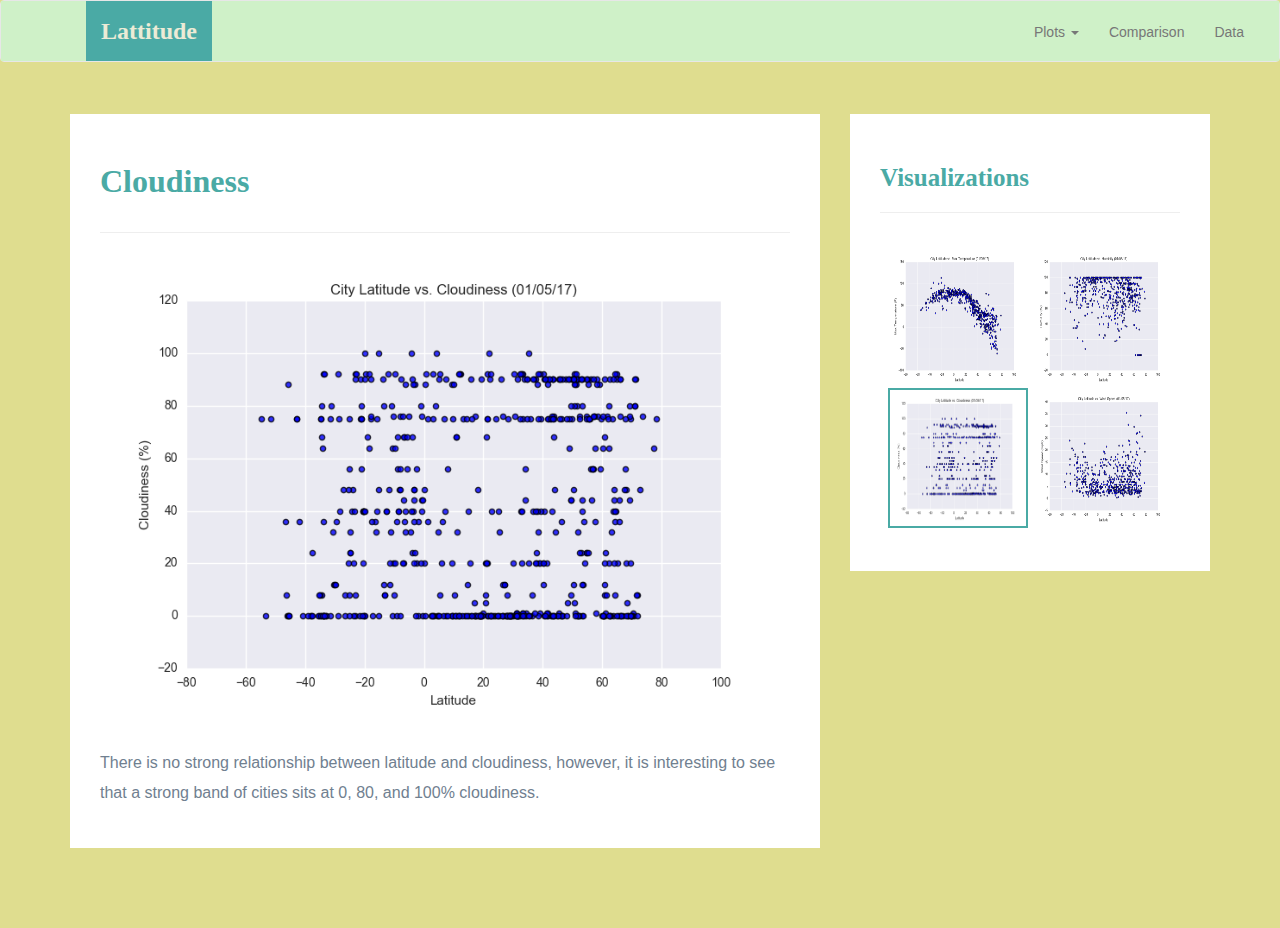
<file: visualizations/cloudiness.html>
<!DOCTYPE html>
<html lang="en-us">
  <head>

    <meta charset="UTF-8">
    <meta name="viewport" content="width=device-width, initial-scale=1.0">
    <meta http-equiv="X-UA-Compatible" content="ie=edge">

    <title>Noah Cloudiness</title>

    <!-- Boostrap Stylesheet -->
    <link rel="stylesheet" href="../assets/css/bootstrap.min.css" media="screen">

    <!-- Our own CSS stylesheet -->
    <link rel="stylesheet" href="../assets/css/styles.css" media="screen">

  </head>

  <body>
    <!-- Start of navbar -->
    <nav class="navbar navbar-default">
      <div class="container-fluid navbar-custom">

        <!-- Brand and toggle get grouped for better mobile display -->
        <div class="row">
          <div class="navbar-header">
            <button type="button" class="navbar-toggle collapsed" data-toggle="collapse" data-target="#bs-example-navbar-collapse-1" aria-expanded="false">
              <span class="sr-only">Toggle Navigation</span>
              <span class="icon-bar"></span>
              <span class="icon-bar"></span>
              <span class="icon-bar"></span>
            </button>
            <div class="col-xs-9 phone-nav">
              <a class="navbar-brand" href="../index.html" id="logo">Lattitude</a>
            </div>
          </div>

          <!-- Collect the nav links, forms, and other content for toggling -->
          <div class="collapse navbar-collapse" id="bs-example-navbar-collapse-1">
            <ul class="nav navbar-nav navbar-right navbar-right-custom">
              <li class="dropdown">
                <a href="#" class="dropdown-toggle" data-toggle="dropdown" role="button" aria-haspopup="true" aria-expanded="false">Plots <span class="caret"></span></a>
                <ul class="dropdown-menu">
                 <li><a href="temp.html">Max Temperature</a></li>
                  <li><a href="humidity.html">Humidity</a></li>
                  <li><a href="cloudiness.html">Cloudiness</a></li>
                  <li><a href="wind.html">Wind Speed</a></li>
                </ul>
              </li>
              <li><a href="../comparison.html">Comparison</a></li>
              <li><a href="../data.html">Data</a></li>
            </ul>
          </div><!-- /.navbar-collapse -->
        </div>
      </div><!-- /.container-fluid -->
    </nav>
    <!-- End of navbar -->

    <!-- Start of container -->
    <div class="container">
      <section class="row">
        <div class="col-md-8">
          <article class="description-content">
            <h1 class="description-header">Cloudiness</h1>
            <hr class="description-hr"/>
            <img src="../assets/images/Fig3.png" alt="" class="img-responsive"/>
            <p>There is no strong relationship between latitude and cloudiness, however, it is interesting to see that a strong band of cities sits at 0, 80, and 100% cloudiness.</p>
          </article>
        </div>
        <div class="col-md-4">

          <!-- Start of Visualizations imageNav Area -->
          <section id="imageNav-area">
            <div class="imageNav-content">
              <h2 class="imageNav-header">Visualizations</h2>
              <hr />
              <div id="images">
                <a href="temp.html"><img src="../assets/images/Fig1.png" alt="Latitude vs. Max Temperature" class="imageNav-photo"></a>
                <a href="humidity.html"><img src="../assets/images/Fig2.png" alt="Latitude vs. Humidity" class="imageNav-photo"></a>
                <a href="cloudiness.html"><img src="../assets/images/Fig3.png" alt="Latitude vs. Cloudiness" class="imageNav-photo active"></a>
                <a href="wind.html"><img src="../assets/images/Fig4.png" alt="Latitude vs. Wind Speed" class="imageNav-photo"></a>
              </div>
            </div>
          </section>
          <!-- End of the Visualizations imageNav Area -->

        </div>
      </section>
    </div>
    <!-- End of container -->

    
    <!-- End of footer -->

    <!-- jQuery CDN -->
    <script type="text/javascript" src="https://code.jquery.com/jquery-2.1.4.min.js"></script>

    <!-- Bootstrap CDN -->
    <script src="https://maxcdn.bootstrapcdn.com/bootstrap/3.3.6/js/bootstrap.min.js"></script>
  </body>

</html>
</file>
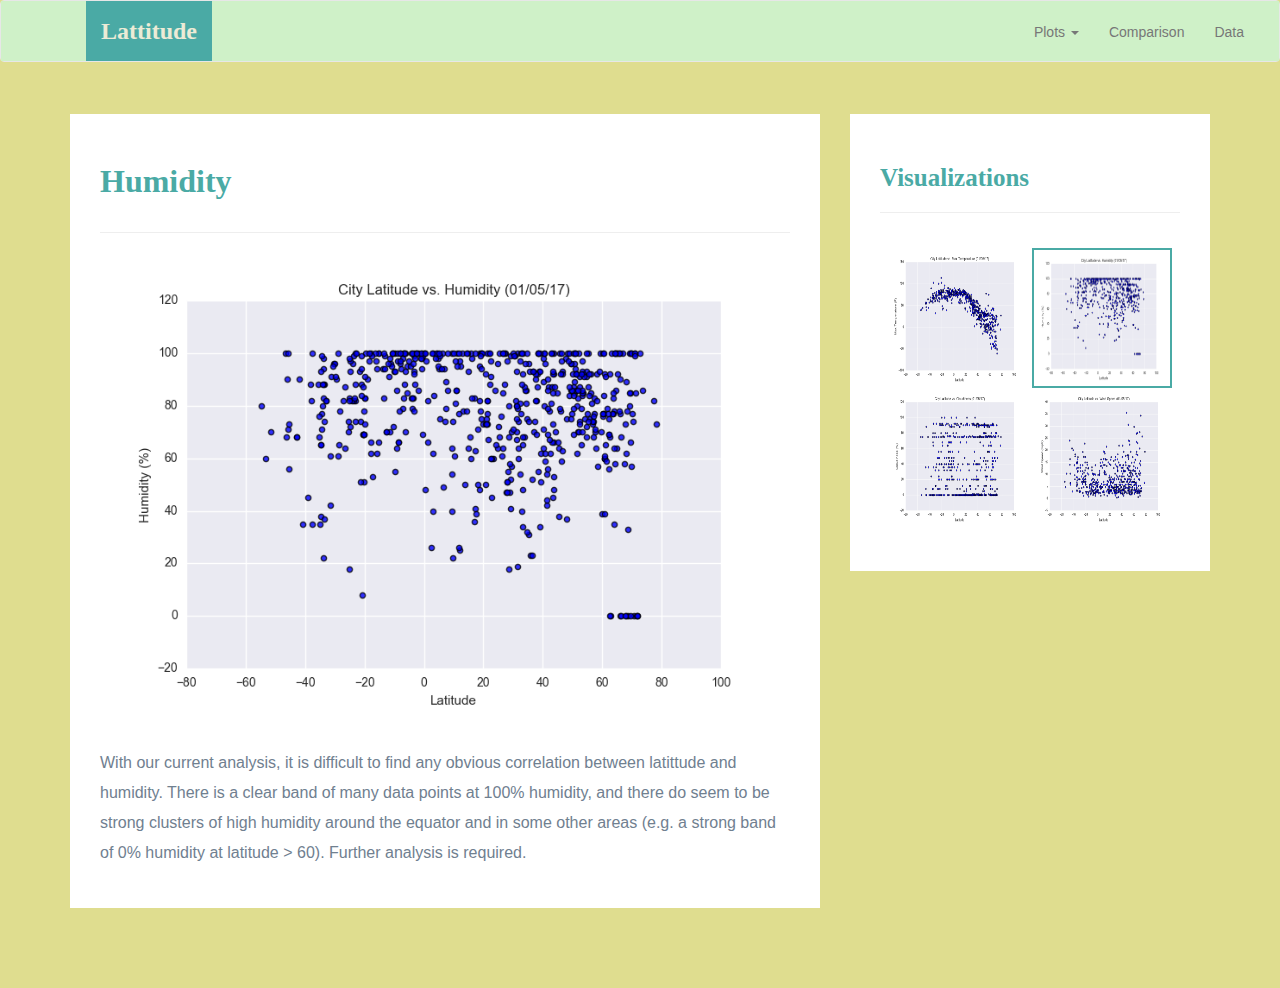
<file: visualizations/humidity.html>
<!DOCTYPE html>
<html lang="en-us">
  <head>

    <meta charset="UTF-8">
    <meta name="viewport" content="width=device-width, initial-scale=1.0">
    <meta http-equiv="X-UA-Compatible" content="ie=edge">

    <title>Bootstrap Visualization Dashboard</title>

    <!-- Boostrap Stylesheet -->
    <link rel="stylesheet" href="../assets/css/bootstrap.min.css" media="screen">

    <!-- Our own CSS stylesheet -->
    <link rel="stylesheet" href="../assets/css/styles.css" media="screen">

  </head>

  <body>
    <!-- Start of navbar -->
    <nav class="navbar navbar-default">
      <div class="container-fluid navbar-custom">

        <!-- Brand and toggle get grouped for better mobile display -->
        <div class="row">
          <div class="navbar-header">
            <button type="button" class="navbar-toggle collapsed" data-toggle="collapse" data-target="#bs-example-navbar-collapse-1" aria-expanded="false">
              <span class="sr-only">Toggle Navigation</span>
              <span class="icon-bar"></span>
              <span class="icon-bar"></span>
              <span class="icon-bar"></span>
            </button>
            <div class="col-xs-9 phone-nav">
              <a class="navbar-brand" href="../index.html" id="logo">Lattitude</a>
            </div>
          </div>

          <!-- Collect the nav links, forms, and other content for toggling -->
          <div class="collapse navbar-collapse" id="bs-example-navbar-collapse-1">
            <ul class="nav navbar-nav navbar-right navbar-right-custom">
              <li class="dropdown">
                <a href="#" class="dropdown-toggle" data-toggle="dropdown" role="button" aria-haspopup="true" aria-expanded="false">Plots <span class="caret"></span></a>
                <ul class="dropdown-menu">
                 <li><a href="temp.html">Max Temperature</a></li>
                  <li><a href="humidity.html">Humidity</a></li>
                  <li><a href="cloudiness.html">Cloudiness</a></li>
                  <li><a href="wind.html">Wind Speed</a></li>
                </ul>
              </li>
              <li><a href="../comparison.html">Comparison</a></li>
              <li><a href="../data.html">Data</a></li>
            </ul>
          </div><!-- /.navbar-collapse -->
        </div>
      </div><!-- /.container-fluid -->
    </nav>
    <!-- End of navbar -->

    <!-- Start of container -->
    <div class="container">
      <section class="row">
        <div class="col-md-8">
          <article class="description-content">
            <h1 class="description-header">Humidity</h1>
            <hr class="description-hr"/>
            <img src="../assets/images/Fig2.png" alt="" class="img-responsive"/>
            <p>With our current analysis, it is difficult to find any obvious correlation between latittude and humidity. There is a clear band of many data points at 100% humidity, and there do seem to be strong clusters of high humidity around the equator and in some other areas (e.g. a strong band of 0% humidity at latitude > 60). Further analysis is required.</p>
          </article>
        </div>
        <div class="col-md-4">

          <!-- Start of Visualizations imageNav Area -->
          <section id="imageNav-area">
            <div class="imageNav-content">
              <h2 class="imageNav-header">Visualizations</h2>
              <hr />
              <div id="images">
                <a href="temp.html"><img src="../assets/images/Fig1.png" alt="Latitude vs. Max Temperature" class="imageNav-photo"></a>
                <a href="humidity.html"><img src="../assets/images/Fig2.png" alt="Latitude vs. Humidity" class="imageNav-photo active"></a>
                <a href="cloudiness.html"><img src="../assets/images/Fig3.png" alt="Latitude vs. Cloudiness" class="imageNav-photo"></a>
                <a href="wind.html"><img src="../assets/images/Fig4.png" alt="Latitude vs. Wind Speed" class="imageNav-photo"></a>
              </div>
            </div>
          </section>
          <!-- End of the Visualizations imageNav Area -->

        </div>
      </section>
    </div>
    <!-- End of container -->

    <!-- Start of footer -->
  
    <!-- End of footer -->

    <!-- jQuery CDN -->
    <script type="text/javascript" src="https://code.jquery.com/jquery-2.1.4.min.js"></script>

    <!-- Bootstrap CDN -->
    <script src="https://maxcdn.bootstrapcdn.com/bootstrap/3.3.6/js/bootstrap.min.js"></script>
  </body>

</html>
</file>
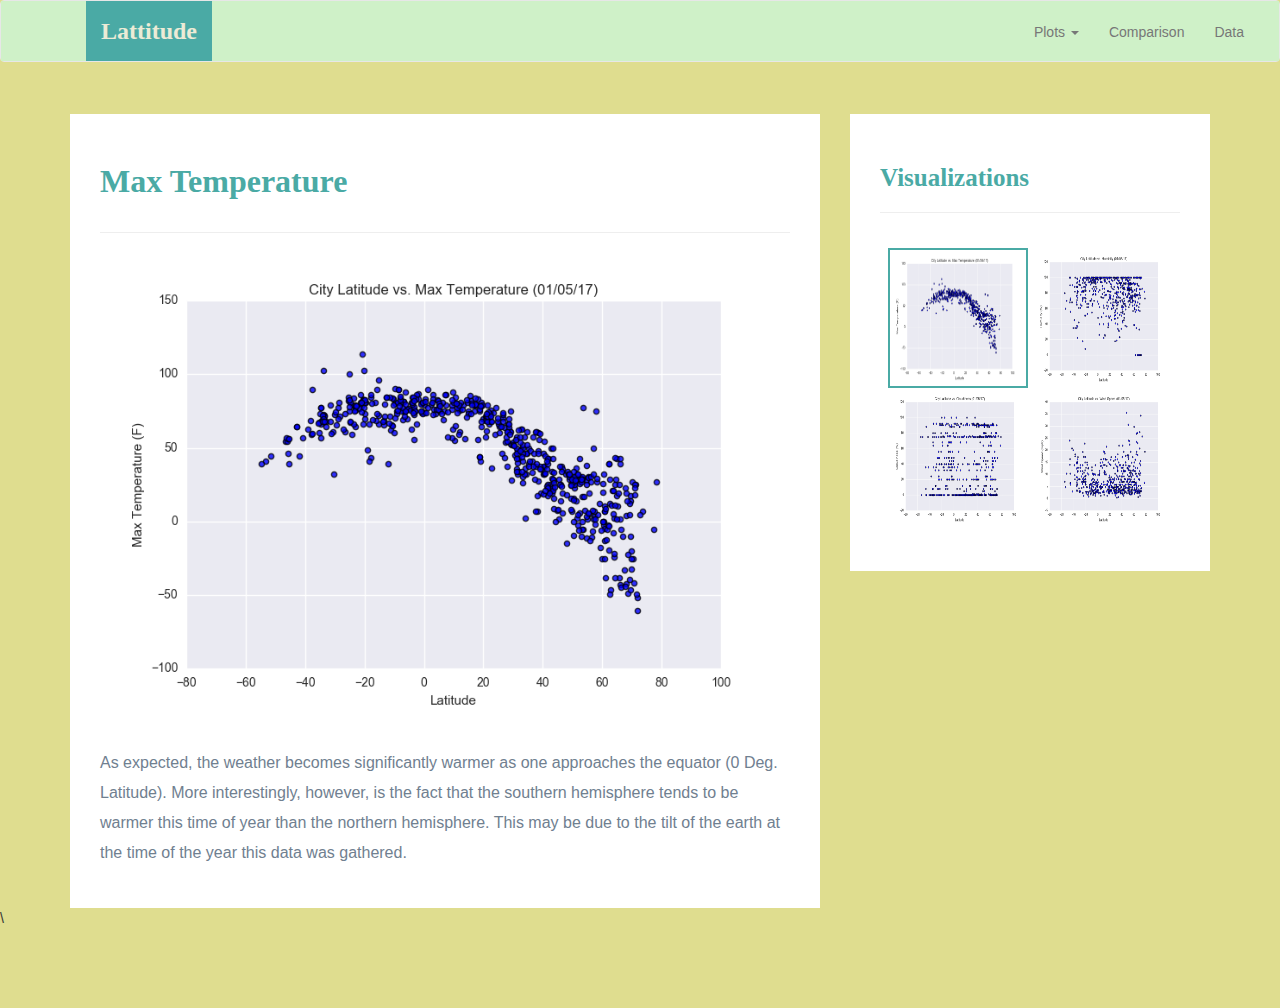
<file: visualizations/temp.html>
<!DOCTYPE html>
<html lang="en-us">
  <head>

    <meta charset="UTF-8">
    <meta name="viewport" content="width=device-width, initial-scale=1.0">
    <meta http-equiv="X-UA-Compatible" content="ie=edge">

    <title>Bootstrap Visualization Dashboard</title>

    <!-- Boostrap Stylesheet -->
    <link rel="stylesheet" href="../assets/css/bootstrap.min.css" media="screen">

    <!-- Our own CSS stylesheet -->
    <link rel="stylesheet" href="../assets/css/styles.css" media="screen">

  </head>

  <body>
    <!-- Start of navbar -->
    <nav class="navbar navbar-default">
      <div class="container-fluid navbar-custom">

        <!-- Brand and toggle get grouped for better mobile display -->
        <div class="row">
          <div class="navbar-header">
            <button type="button" class="navbar-toggle collapsed" data-toggle="collapse" data-target="#bs-example-navbar-collapse-1" aria-expanded="false">
              <span class="sr-only">Toggle Navigation</span>
              <span class="icon-bar"></span>
              <span class="icon-bar"></span>
              <span class="icon-bar"></span>
            </button>
            <div class="col-xs-9 phone-nav">
              <a class="navbar-brand" href="../index.html" id="logo">Lattitude</a>
            </div>
          </div>

          <!-- Collect the nav links, forms, and other content for toggling -->
          <div class="collapse navbar-collapse" id="bs-example-navbar-collapse-1">
            <ul class="nav navbar-nav navbar-right navbar-right-custom">
              <li class="dropdown">
                <a href="#" class="dropdown-toggle" data-toggle="dropdown" role="button" aria-haspopup="true" aria-expanded="false">Plots <span class="caret"></span></a>
                <ul class="dropdown-menu">
                 <li><a href="temp.html">Max Temperature</a></li>
                  <li><a href="humidity.html">Humidity</a></li>
                  <li><a href="cloudiness.html">Cloudiness</a></li>
                  <li><a href="wind.html">Wind Speed</a></li>
                </ul>
              </li>
              <li><a href="../comparison.html">Comparison</a></li>
              <li><a href="../data.html">Data</a></li>
            </ul>
          </div><!-- /.navbar-collapse -->
        </div>
      </div><!-- /.container-fluid -->
    </nav>
    <!-- End of navbar -->

    <!-- Start of container -->
    <div class="container">
      <section class="row">
        <div class="col-md-8">
          <article class="description-content">
            <h1 class="description-header">Max Temperature</h1>
            <hr class="description-hr"/>
            <img src="../assets/images/Fig1.png" alt="" class="img-responsive"/>
            <p>As expected, the weather becomes significantly warmer as one approaches the equator (0 Deg. Latitude). More interestingly, however, is the fact that the southern hemisphere tends to be warmer this time of year than the northern hemisphere. This may be due to the tilt of the earth at the time of the year this data was gathered.</p>
          </article>
        </div>
        <div class="col-md-4">

          <!-- Start of Visualizations imageNav Area -->
          <section id="imageNav-area">
            <div class="imageNav-content">
              <h2 class="imageNav-header">Visualizations</h2>
              <hr />
              <div id="images">
                <a href="temp.html"><img src="../assets/images/Fig1.png" alt="Latitude vs. Max Temperature" class="imageNav-photo active"></a>
                <a href="humidity.html"><img src="../assets/images/Fig2.png" alt="Latitude vs. Humidity" class="imageNav-photo"></a>
                <a href="cloudiness.html"><img src="../assets/images/Fig3.png" alt="Latitude vs. Cloudiness" class="imageNav-photo"></a>
                <a href="wind.html"><img src="../assets/images/Fig4.png" alt="Latitude vs. Wind Speed" class="imageNav-photo"></a>
              </div>
            </div>
          </section>
          <!-- End of the Visualizations imageNav Area -->

        </div>
      </section>
    </div>
    <!-- End of container -->

    <!-- Start of footer -->
 \
    <!-- End of footer -->

    <!-- jQuery CDN -->
    <script type="text/javascript" src="https://code.jquery.com/jquery-2.1.4.min.js"></script>

    <!-- Bootstrap CDN -->
    <script src="https://maxcdn.bootstrapcdn.com/bootstrap/3.3.6/js/bootstrap.min.js"></script>
  </body>

</html>
</file>
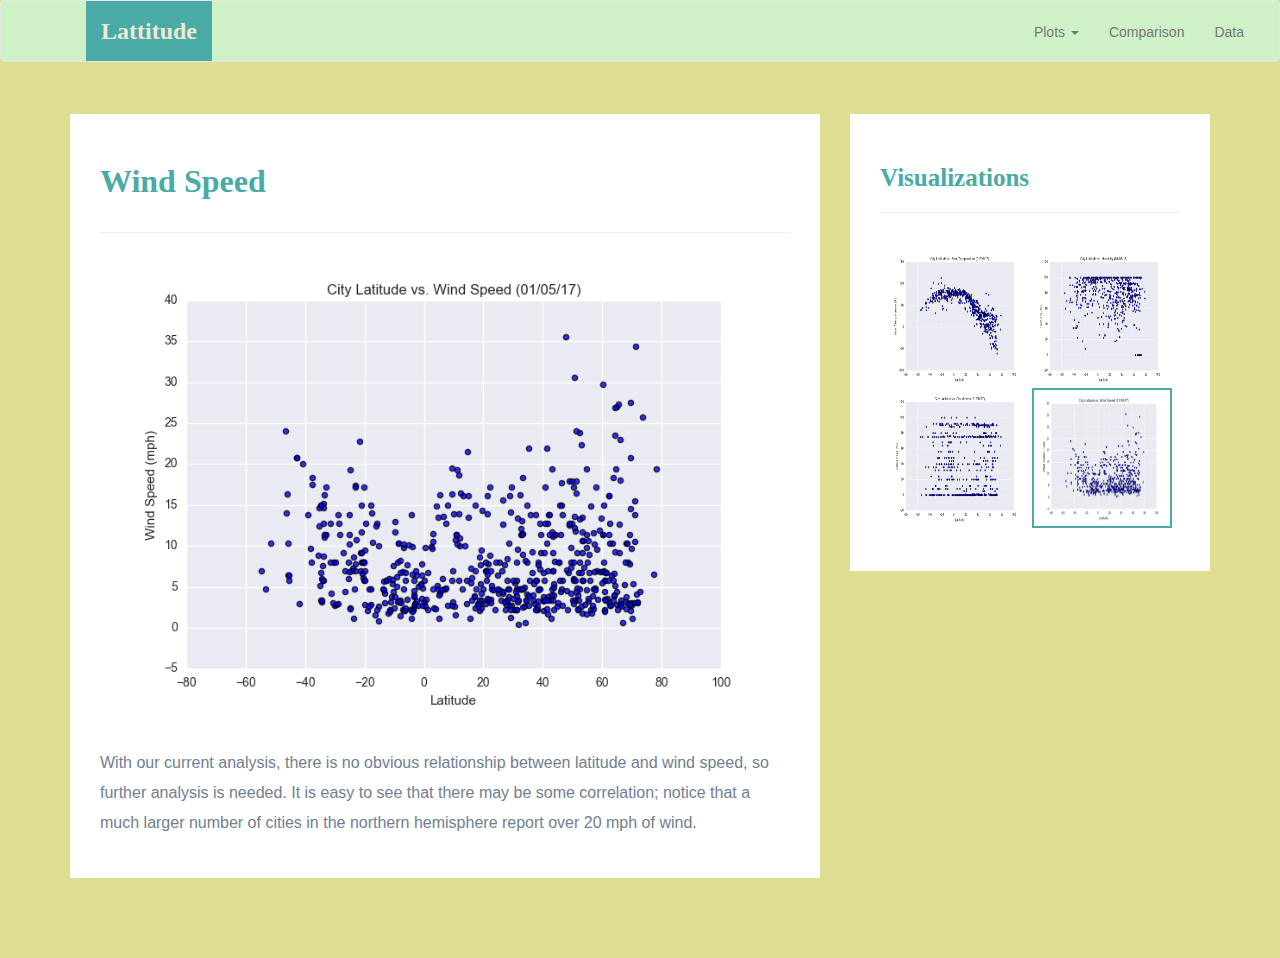
<file: visualizations/wind.html>
<!DOCTYPE html>
<html lang="en-us">
  <head>

    <meta charset="UTF-8">
    <meta name="viewport" content="width=device-width, initial-scale=1.0">
    <meta http-equiv="X-UA-Compatible" content="ie=edge">

    <title>Wind</title>

    <!-- Boostrap Stylesheet -->
    <link rel="stylesheet" href="../assets/css/bootstrap.min.css" media="screen">

    <!-- Our own CSS stylesheet -->
    <link rel="stylesheet" href="../assets/css/styles.css" media="screen">

  </head>

  <body>
    <!-- Start of navbar -->
    <nav class="navbar navbar-default">
      <div class="container-fluid navbar-custom">

        <!-- Brand and toggle get grouped for better mobile display -->
        <div class="row">
          <div class="navbar-header">
            <button type="button" class="navbar-toggle collapsed" data-toggle="collapse" data-target="#bs-example-navbar-collapse-1" aria-expanded="false">
              <span class="sr-only">Toggle Navigation</span>
              <span class="icon-bar"></span>
              <span class="icon-bar"></span>
              <span class="icon-bar"></span>
            </button>
            <div class="col-xs-9 phone-nav">
              <a class="navbar-brand" href="../index.html" id="logo">Lattitude</a>
            </div>
          </div>

          <!-- Collect the nav links, forms, and other content for toggling -->
          <div class="collapse navbar-collapse" id="bs-example-navbar-collapse-1">
            <ul class="nav navbar-nav navbar-right navbar-right-custom">
              <li class="dropdown">
                <a href="#" class="dropdown-toggle" data-toggle="dropdown" role="button" aria-haspopup="true" aria-expanded="false">Plots <span class="caret"></span></a>
                <ul class="dropdown-menu">
                 <li><a href="temp.html">Max Temperature</a></li>
                  <li><a href="humidity.html">Humidity</a></li>
                  <li><a href="cloudiness.html">Cloudiness</a></li>
                  <li><a href="wind.html">Wind Speed</a></li>
                </ul>
              </li>
              <li><a href="../comparison.html">Comparison</a></li>
              <li><a href="../data.html">Data</a></li>
            </ul>
          </div><!-- /.navbar-collapse -->
        </div>
      </div><!-- /.container-fluid -->
    </nav>
    <!-- End of navbar -->

    <!-- Start of container -->
    <div class="container">
      <section class="row">
        <div class="col-md-8">
          <article class="description-content">
            <h1 class="description-header">Wind Speed</h1>
            <hr class="description-hr"/>
            <img src="../assets/images/Fig4.png" alt="" class="img-responsive"/>
            <p>With our current analysis, there is no obvious relationship between latitude and wind speed, so further analysis is needed. It is easy to see that there may be some correlation; notice that a much larger number of cities in the northern hemisphere report over 20 mph of wind.</p>
          </article>
        </div>
        <div class="col-md-4">

          <!-- Start of Visualizations imageNav Area -->
          <section id="imageNav-area">
            <div class="imageNav-content">
              <h2 class="imageNav-header">Visualizations</h2>
              <hr />
              <div id="images">
                <a href="temp.html"><img src="../assets/images/Fig1.png" alt="Latitude vs. Max Temperature" class="imageNav-photo"></a>
                <a href="humidity.html"><img src="../assets/images/Fig2.png" alt="Latitude vs. Humidity" class="imageNav-photo"></a>
                <a href="cloudiness.html"><img src="../assets/images/Fig3.png" alt="Latitude vs. Cloudiness" class="imageNav-photo"></a>
                <a href="wind.html"><img src="../assets/images/Fig4.png" alt="Latitude vs. Wind Speed" class="imageNav-photo active"></a>
              </div>
            </div>
          </section>
          <!-- End of the Visualizations imageNav Area -->

        </div>
      </section>
    </div>
    <!-- End of container -->

    <!-- Start of footer -->
  
    <!-- End of footer -->

    <!-- jQuery CDN -->
    <script type="text/javascript" src="https://code.jquery.com/jquery-2.1.4.min.js"></script>

    <!-- Bootstrap CDN -->
    <script src="https://maxcdn.bootstrapcdn.com/bootstrap/3.3.6/js/bootstrap.min.js"></script>
  </body>

</html>
</file>
<file: assets/css/styles.css>
/* ----DEFAULT ELEMENT STYLING START---- */
html {
  /* Positioning */
  position: relative;

  /* Box-model */
  min-height: 100%;
}

body {
  /* Positioning */
  margin-bottom: 80px;

  /* Typography */
  font-family: Arial, "Helvetica Neue", Helvetica, sans-serif;

  /* Visual */
  background-color: #dfdd8f;
}

/* Media query for body */
@media only screen and (max-width: 767px) {
  /* Set background color to white on small screens */
  body {
    /* Visual */
    background-color: rgb(80, 83, 82);
  }
}

/* ----DEFAULT ELEMENT STYLING END---- */

/* ----NAV START---- */
.navbar-custom {
  background-color: rgb(207, 241, 200);
}

#logo {
  /* Box-model */
  height: 60px;
  padding-top: 20px;
  padding-bottom: 5px;

  /* Positioning */
  margin-left: 70px;
  font-family: Georgia, Times, "Times New Roman", serif;

  /* Typography */
  font-size: 24px;
  font-weight: bold;
  color: rgb(236, 235, 214);

  /* Visual */
  background: #4aaaa5;
}

/* Logo hover state */
#logo:hover {
  /* Visual */
  opacity: 0.55;
}

.navbar-right-custom {
  /* Box-model */
  padding-top: 6px;
  padding-right: 20px;

  /* Typography */
  font-family: Arial;
  font-weight: lighter;
}

/* Nav element hover state */
.navbar-default .navbar-nav > li > a:hover {
  color: #4aaaa5;
}

/* Media query for nav */
@media only screen and (max-width: 767px) {
  .navbar-header {
    background-color: #4aaaa5;
  }

  #logo {
    width: 100%;

    /* Box-model */
    height: 60px;
    padding-top: 20px;
    padding-bottom: 5px;

    /* Positioning */
    margin-left: 0;
    font-family: Georgia, Times, "Times New Roman", serif;

    /* Typography */
    font-size: 24px;
    font-weight: bold;
    color: #fff;

    /* Visual */
    background: #4aaaa5;
  }
}

/* -----NAV END---- */

/* ----DESCRIPTION START---- */
.description-header {
  /* Positioning */
  margin-bottom: 33px;
  font-family: Georgia, Times, "Times New Roman", serif;

  /* Typography */
  font-size: 32px;
  font-weight: bold;
  color: #4aaaa5;
}

.description-content {
  /* Box-model */
  padding: 30px;

  /* Positioning */
  margin-top: 32px;

  /* Visual */
  background-color: #fff;
}

.description-content > p {
  /* Box-model */
  padding-top: 20px;

  /* Typography */
  font-size: 16px;
  line-height: 30px;
  color: slategray;
}

.description-text {
  padding-bottom: 20px;
}

#description-image {
  /* Positioning */
  float: left;

  /* Box-model */
  width: 200px;
  height: 200px;
  margin-top: 20px;
  margin-right: 20px;
}

/* Description content media query */
@media only screen and (max-width: 767px) {
  /* override default class styling for positioning/padding */

  .description-content {
    /* Box-model */
    padding: 0;

    /* Positioning */
    margin-top: 0;
  }
}

/* ----DESCRIPTION END---- */

/* ----IMAGE NAV START---- */
#imageNav-area {
  width: 100%;

  /* Box-model */
  padding: 30px 30px 43px;

  /* Positioning */
  margin-top: 32px;

  /* Visual */
  background-color: #fff;
}

.imageNav-header {
  /* Positioning */
  margin-bottom: 15px;
  font-family: Georgia, Times, "Times New Roman", serif;

  /* Typography */
  font-size: 25px;
  font-weight: bold;
  color: #4aaaa5;
}

.imageNav-photo {
  width: 140px;

  /* Box-model */
  height: 140px;
}

.imageNav-photo:hover {
  /* Visuals */
  opacity: 0.6;
}

.imageNav-photo.active {
  /* Visuals */
  border: 2px solid #4aaaa5;
}

#images {
  /* Box-model */
  padding-top: 15px;

  /* Typography */
  text-align: center;
}

/* ----IMAGE NAV END---- */

/* ----COMPARISON START---- */
.comparison-image:hover {
  opacity: 0.6;
}

.comparison-header {
  /* Positioning */
  margin-bottom: 10px;
  font-family: Georgia, Times, "Times New Roman", serif;

  /* Typography */
  font-size: 20px;
  font-weight: bold;
  color: #4aaaa5;
  text-align: center;
}

/* ----COMPARISON END---- */

/* ----FOOTER START---- */
.footer {
  /* Positioning */
  position: absolute;
  bottom: 0;

  /* Box-model */
  width: 100%;
  height: 60px;
  margin-top: 30px;

  /* Visual */
  background-color: #666;
}

.text-muted-footer {
  /* Positioning */
  margin-top: 15px;

  /* Typography */
  color: #fff;
}

.two-toned-footer-color {
  /* Box-model */
  height: 6px;
  padding-top: 3px;

  /* Visual */
  background-color: #4aaaa5;
}

/* ----FOOTER END---- */
</file>
